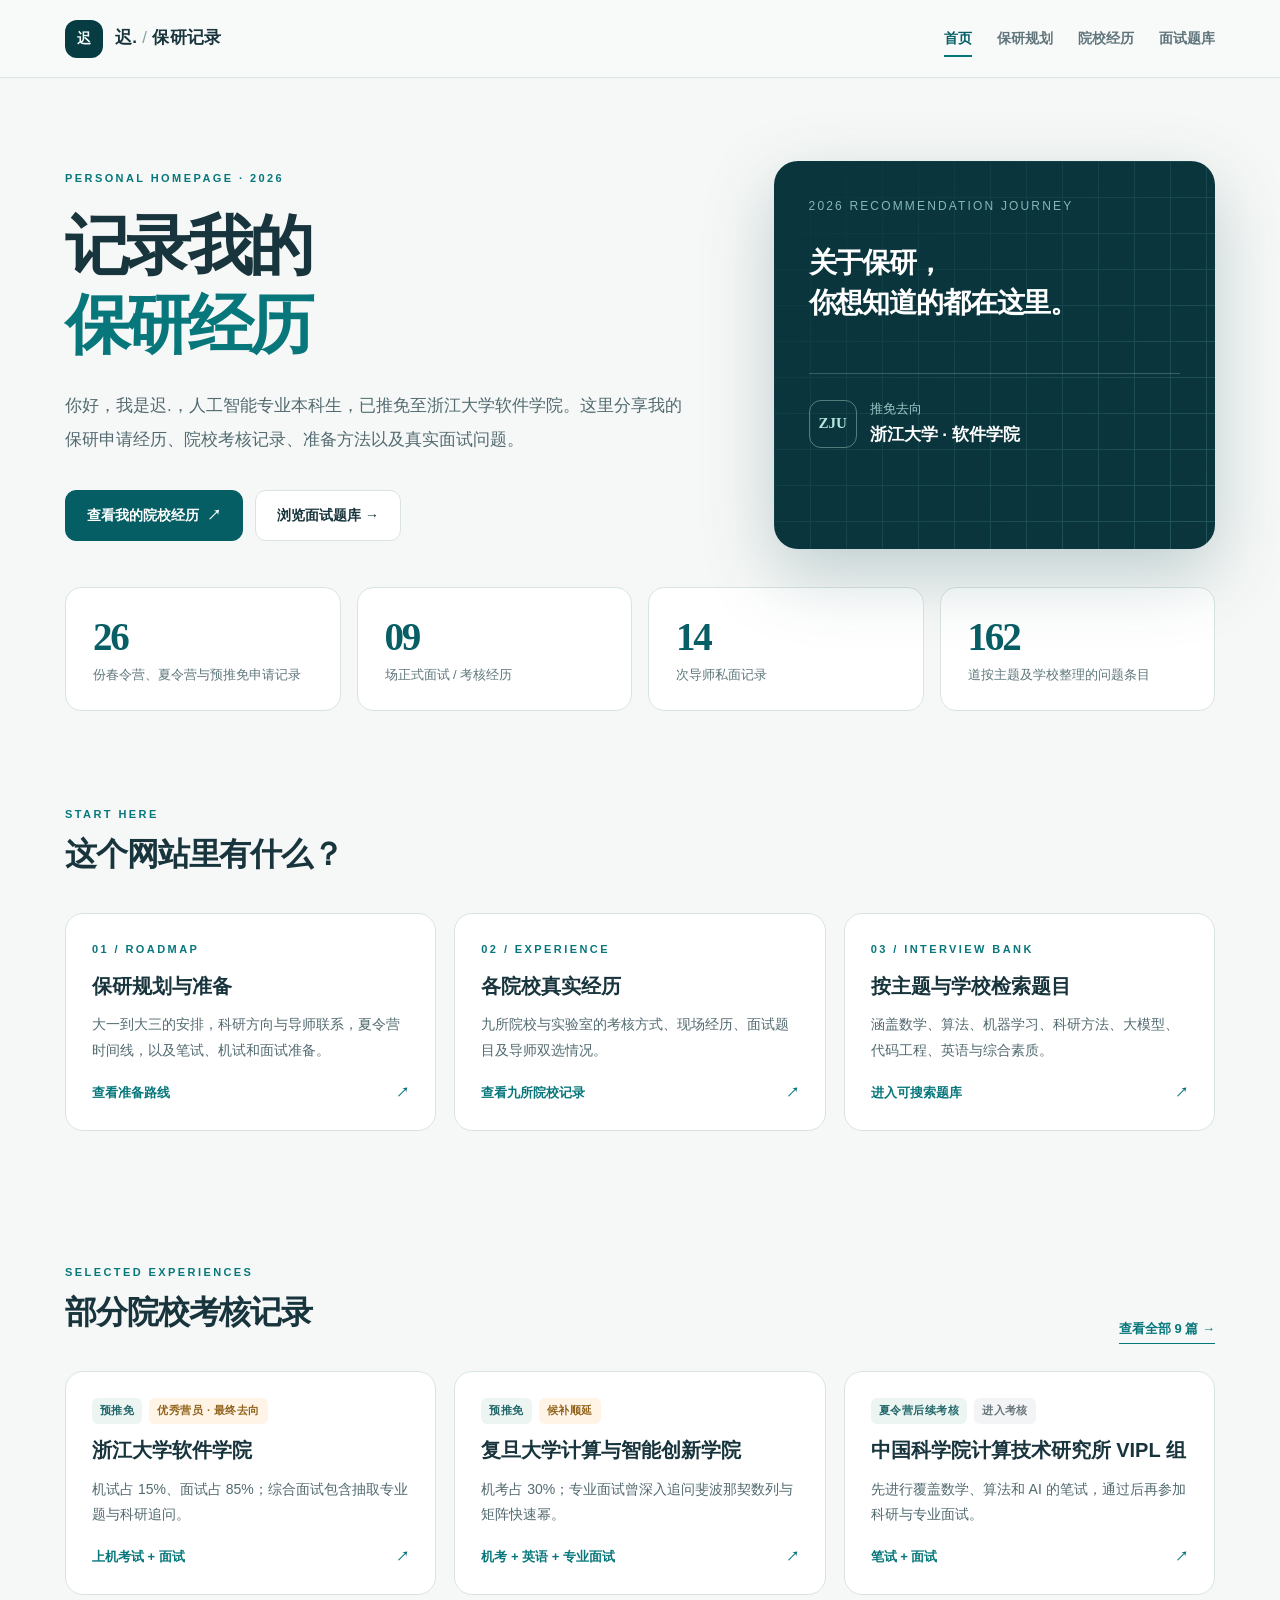
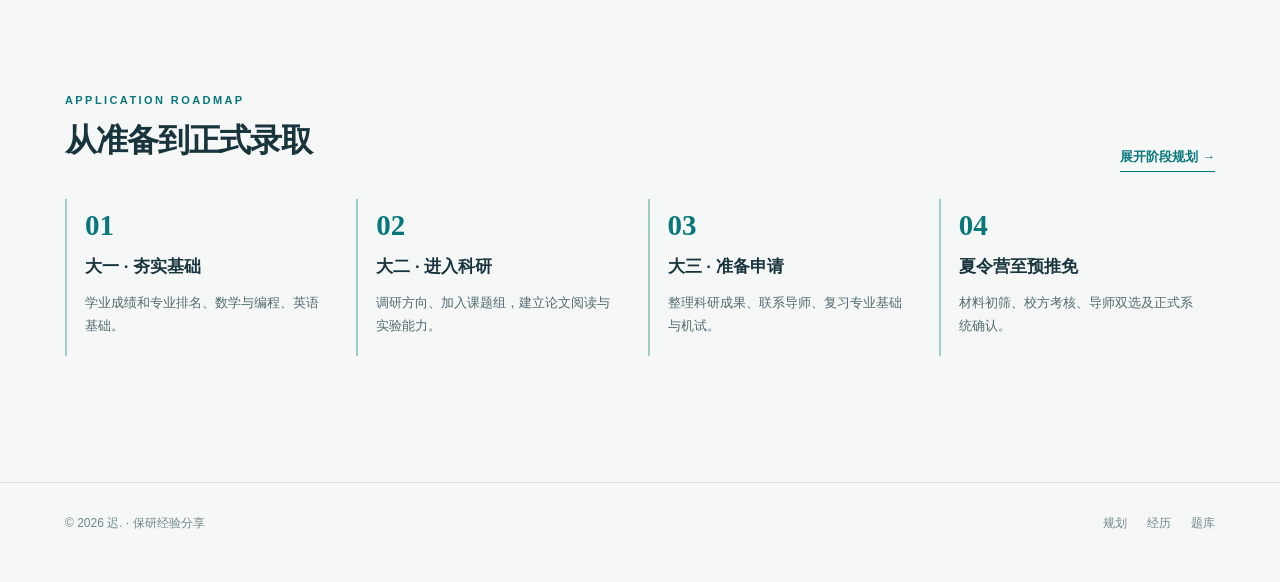
<file: index.html>
<!DOCTYPE html>
<html lang="zh-CN"><head><meta charset="utf-8"/><meta content="width=device-width,initial-scale=1" name="viewport"/><meta content="迟.的保研经历个人主页：安徽大学人工智能专业，推免至浙江大学软件学院；夏令营、预推免、面试题库、准备方法。" name="description"/><meta content="#f6f8f7" name="theme-color"/><title>保研经历与个人主页 · 迟.</title><link href="assets/favicon.svg" rel="icon" type="image/svg+xml"/><link href="assets/style.css" rel="stylesheet"/></head><body><header class="site-header"><div class="container nav"><a aria-label="迟.的保研经验主页" class="brand" href="index.html"><span class="brandmark">迟</span><span>迟. <span style="font-weight:400;color:#8ca1a2">/</span> 保研记录</span></a><button aria-controls="primary-menu" aria-expanded="false" aria-label="展开导航" class="mobile-toggle">☰</button><nav aria-label="主导航" class="nav-links" id="primary-menu"><a class="active" href="index.html">首页</a><a class="" href="guide.html">保研规划</a><a class="" href="experience.html">院校经历</a><a class="" href="questions.html">面试题库</a></nav></div></header><main id="main">
<section class="hero"><div class="container hero-layout"><div><div class="eyebrow">PERSONAL HOMEPAGE · 2026</div><h1>记录我的<br/><span>保研经历</span></h1><p class="hero-lead">你好，我是迟.，人工智能专业本科生，已推免至浙江大学软件学院。这里分享我的保研申请经历、院校考核记录、准备方法以及真实面试问题。</p><div class="hero-actions"><a class="button button-primary" href="experience.html">查看我的院校经历 <span>↗</span></a><a class="button button-secondary" href="questions.html">浏览面试题库 →</a></div></div><div class="hero-panel"><div class="hero-panel-content"><div class="small">2026 RECOMMENDATION JOURNEY</div><h2>关于保研，<br/>你想知道的都在这里。</h2><div class="school"><div class="symbol">ZJU</div><div><small>推免去向</small><strong>浙江大学 · 软件学院</strong></div></div></div></div></div><div class="container"><div class="stat-strip"><div class="stat-card"><div class="number">26</div><div class="name">份春令营、夏令营与预推免申请记录</div></div><div class="stat-card"><div class="number">09</div><div class="name">场正式面试 / 考核经历</div></div><div class="stat-card"><div class="number">14</div><div class="name">次导师私面记录</div></div><div class="stat-card"><div class="number">162</div><div class="name">道按主题及学校整理的问题条目</div></div></div></div></section>
<section class="section tight"><div class="container"><div class="section-head"><div><div class="eyebrow">START HERE</div><h2 class="section-title">这个网站里有什么？</h2></div></div><div class="grid-3"><a class="card" href="guide.html"><div class="eyebrow">01 / ROADMAP</div><h3>保研规划与准备</h3><p>大一到大三的安排，科研方向与导师联系，夏令营时间线，以及笔试、机试和面试准备。</p><div class="card-footer">查看准备路线 <span>↗</span></div></a><a class="card" href="experience.html"><div class="eyebrow">02 / EXPERIENCE</div><h3>各院校真实经历</h3><p>九所院校与实验室的考核方式、现场经历、面试题目及导师双选情况。</p><div class="card-footer">查看九所院校记录 <span>↗</span></div></a><a class="card" href="questions.html"><div class="eyebrow">03 / INTERVIEW BANK</div><h3>按主题与学校检索题目</h3><p>涵盖数学、算法、机器学习、科研方法、大模型、代码工程、英语与综合素质。</p><div class="card-footer">进入可搜索题库 <span>↗</span></div></a></div></div></section>
<section class="section"><div class="container"><div class="section-head"><div><div class="eyebrow">SELECTED EXPERIENCES</div><h2 class="section-title">部分院校考核记录</h2></div><a class="text-link" href="experience.html">查看全部 9 篇 →</a></div><div class="grid-3"><a aria-label="查看浙江大学软件学院详细经历" class="card" href="schools/zju.html"><div class="meta"><span class="label">预推免</span><span class="label gold">优秀营员 · 最终去向</span></div><h3>浙江大学软件学院</h3><p>机试占 15%、面试占 85%；综合面试包含抽取专业题与科研追问。</p><div class="card-footer"><span>上机考试 + 面试</span><span aria-hidden="true">↗</span></div></a><a aria-label="查看复旦大学计算与智能创新学院详细经历" class="card" href="schools/fudan.html"><div class="meta"><span class="label">预推免</span><span class="label gold">候补顺延</span></div><h3>复旦大学计算与智能创新学院</h3><p>机考占 30%；专业面试曾深入追问斐波那契数列与矩阵快速幂。</p><div class="card-footer"><span>机考 + 英语 + 专业面试</span><span aria-hidden="true">↗</span></div></a><a aria-label="查看中国科学院计算技术研究所 VIPL 组详细经历" class="card" href="schools/vipl.html"><div class="meta"><span class="label">夏令营后续考核</span><span class="label grey">进入考核</span></div><h3>中国科学院计算技术研究所 VIPL 组</h3><p>先进行覆盖数学、算法和 AI 的笔试，通过后再参加科研与专业面试。</p><div class="card-footer"><span>笔试 + 面试</span><span aria-hidden="true">↗</span></div></a></div></div></section>
<section class="section tight"><div class="container"><div class="section-head"><div><div class="eyebrow">APPLICATION ROADMAP</div><h2 class="section-title">从准备到正式录取</h2></div><a class="text-link" href="guide.html">展开阶段规划 →</a></div><div class="process"><div class="step"><b>01</b><h3>大一 · 夯实基础</h3><p>学业成绩和专业排名、数学与编程、英语基础。</p></div><div class="step"><b>02</b><h3>大二 · 进入科研</h3><p>调研方向、加入课题组，建立论文阅读与实验能力。</p></div><div class="step"><b>03</b><h3>大三 · 准备申请</h3><p>整理科研成果、联系导师、复习专业基础与机试。</p></div><div class="step"><b>04</b><h3>夏令营至预推免</h3><p>材料初筛、校方考核、导师双选及正式系统确认。</p></div></div></div></section>
</main><footer class="site-footer"><div class="container footer-inner"><div>© 2026 迟. · 保研经验分享</div><div class="footer-links"><a href="guide.html">规划</a><a href="experience.html">经历</a><a href="questions.html">题库</a></div></div></footer><script defer="" src="assets/data.js"></script><script defer="" src="assets/main.js"></script></body></html>
</file>
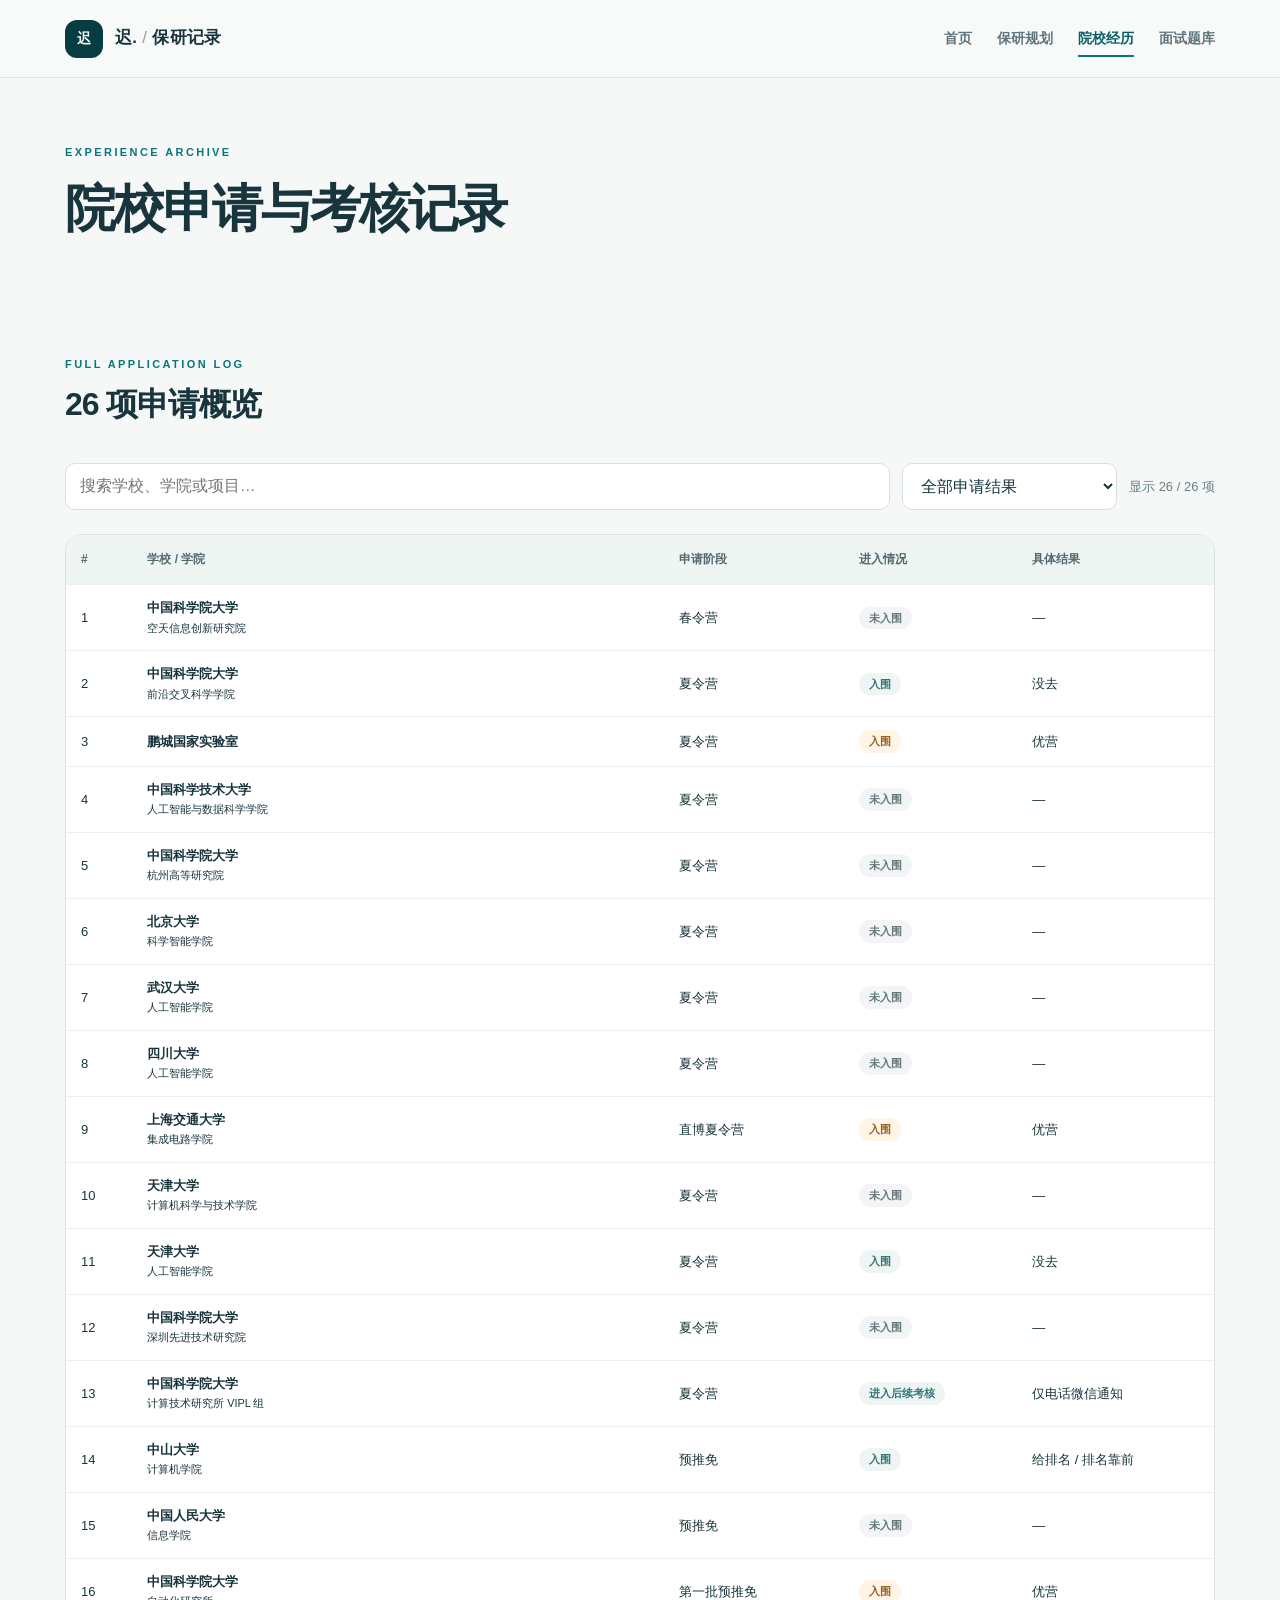
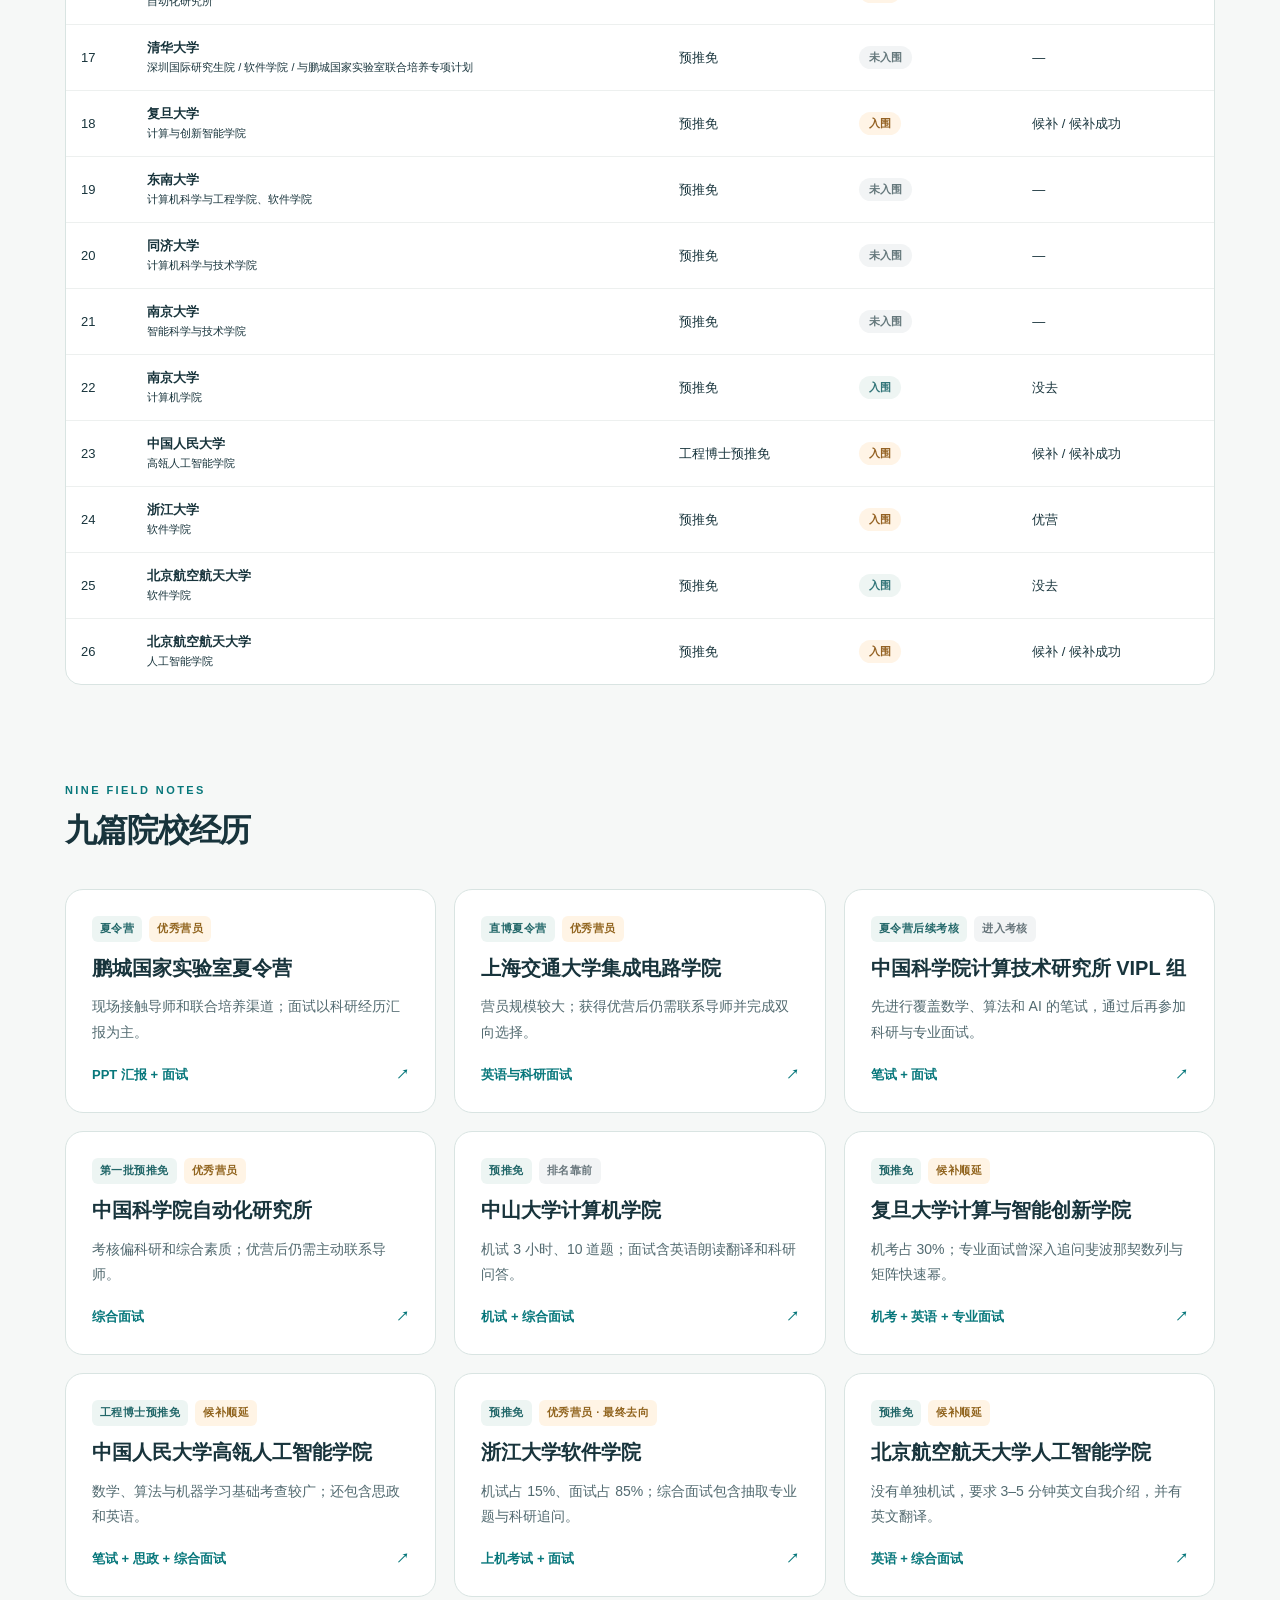
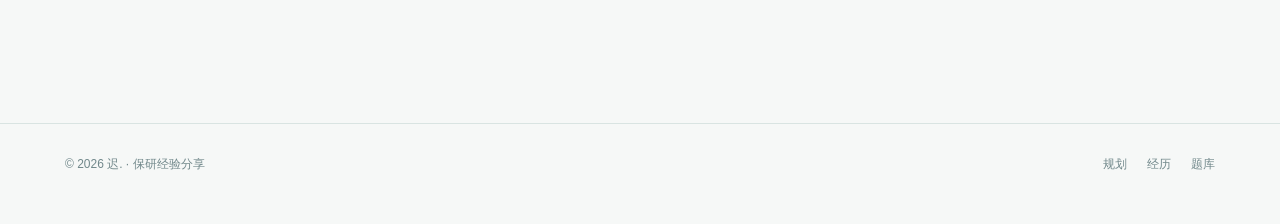
<file: experience.html>
<!DOCTYPE html>
<html lang="zh-CN"><head><meta charset="utf-8"/><meta content="width=device-width,initial-scale=1" name="viewport"/><meta content="26项申请记录与9篇详细的夏令营、预推免、机试及面试经历。" name="description"/><meta content="#f6f8f7" name="theme-color"/><title>院校申请与考核记录 · 迟.</title><link href="assets/favicon.svg" rel="icon" type="image/svg+xml"/><link href="assets/style.css" rel="stylesheet"/></head><body><header class="site-header"><div class="container nav"><a aria-label="迟.的保研经验主页" class="brand" href="index.html"><span class="brandmark">迟</span><span>迟. <span style="font-weight:400;color:#8ca1a2">/</span> 保研记录</span></a><button aria-controls="primary-menu" aria-expanded="false" aria-label="展开导航" class="mobile-toggle">☰</button><nav aria-label="主导航" class="nav-links" id="primary-menu"><a class="" href="index.html">首页</a><a class="" href="guide.html">保研规划</a><a class="active" href="experience.html">院校经历</a><a class="" href="questions.html">面试题库</a></nav></div></header><main id="main"><section class="page-hero"><div class="container"><div class="eyebrow">EXPERIENCE ARCHIVE</div><h1>院校申请与考核记录</h1></div></section><section class="section" id="all-applications"><div class="container"><div class="section-head"><div><div class="eyebrow">FULL APPLICATION LOG</div><h2 class="section-title">26 项申请概览</h2></div></div><div class="filter-bar"><label class="hidden" for="applicationSearch">搜索学校和学院</label><input autocomplete="off" class="field search" id="applicationSearch" placeholder="搜索学校、学院或项目…" type="search"/><label class="hidden" for="applicationFilter">筛选进入情况</label><select class="field" id="applicationFilter"><option value="">全部申请结果</option><option value="入围">已入围 / 进入考核</option><option value="未入围">未入围</option><option value="优营">获得优营</option><option value="候补">候补</option></select><span class="result-count" id="applicationCount"></span></div><div class="data-table-wrap"><table class="data-table"><thead><tr><th>#</th><th>学校 / 学院</th><th>申请阶段</th><th>进入情况</th><th>具体结果</th></tr></thead><tbody id="applicationBody"></tbody></table></div></div></section><section class="section tight"><div class="container"><div class="section-head"><div><div class="eyebrow">NINE FIELD NOTES</div><h2 class="section-title">九篇院校经历</h2></div></div><div class="grid-3"><a aria-label="查看鹏城国家实验室夏令营详细经历" class="card" href="schools/pcl.html"><div class="meta"><span class="label">夏令营</span><span class="label gold">优秀营员</span></div><h3>鹏城国家实验室夏令营</h3><p>现场接触导师和联合培养渠道；面试以科研经历汇报为主。</p><div class="card-footer"><span>PPT 汇报 + 面试</span><span aria-hidden="true">↗</span></div></a><a aria-label="查看上海交通大学集成电路学院详细经历" class="card" href="schools/sjtu.html"><div class="meta"><span class="label">直博夏令营</span><span class="label gold">优秀营员</span></div><h3>上海交通大学集成电路学院</h3><p>营员规模较大；获得优营后仍需联系导师并完成双向选择。</p><div class="card-footer"><span>英语与科研面试</span><span aria-hidden="true">↗</span></div></a><a aria-label="查看中国科学院计算技术研究所 VIPL 组详细经历" class="card" href="schools/vipl.html"><div class="meta"><span class="label">夏令营后续考核</span><span class="label grey">进入考核</span></div><h3>中国科学院计算技术研究所 VIPL 组</h3><p>先进行覆盖数学、算法和 AI 的笔试，通过后再参加科研与专业面试。</p><div class="card-footer"><span>笔试 + 面试</span><span aria-hidden="true">↗</span></div></a><a aria-label="查看中国科学院自动化研究所详细经历" class="card" href="schools/ia.html"><div class="meta"><span class="label">第一批预推免</span><span class="label gold">优秀营员</span></div><h3>中国科学院自动化研究所</h3><p>考核偏科研和综合素质；优营后仍需主动联系导师。</p><div class="card-footer"><span>综合面试</span><span aria-hidden="true">↗</span></div></a><a aria-label="查看中山大学计算机学院详细经历" class="card" href="schools/sysu.html"><div class="meta"><span class="label">预推免</span><span class="label grey">排名靠前</span></div><h3>中山大学计算机学院</h3><p>机试 3 小时、10 道题；面试含英语朗读翻译和科研问答。</p><div class="card-footer"><span>机试 + 综合面试</span><span aria-hidden="true">↗</span></div></a><a aria-label="查看复旦大学计算与智能创新学院详细经历" class="card" href="schools/fudan.html"><div class="meta"><span class="label">预推免</span><span class="label gold">候补顺延</span></div><h3>复旦大学计算与智能创新学院</h3><p>机考占 30%；专业面试曾深入追问斐波那契数列与矩阵快速幂。</p><div class="card-footer"><span>机考 + 英语 + 专业面试</span><span aria-hidden="true">↗</span></div></a><a aria-label="查看中国人民大学高瓴人工智能学院详细经历" class="card" href="schools/ruc.html"><div class="meta"><span class="label">工程博士预推免</span><span class="label gold">候补顺延</span></div><h3>中国人民大学高瓴人工智能学院</h3><p>数学、算法与机器学习基础考查较广；还包含思政和英语。</p><div class="card-footer"><span>笔试 + 思政 + 综合面试</span><span aria-hidden="true">↗</span></div></a><a aria-label="查看浙江大学软件学院详细经历" class="card" href="schools/zju.html"><div class="meta"><span class="label">预推免</span><span class="label gold">优秀营员 · 最终去向</span></div><h3>浙江大学软件学院</h3><p>机试占 15%、面试占 85%；综合面试包含抽取专业题与科研追问。</p><div class="card-footer"><span>上机考试 + 面试</span><span aria-hidden="true">↗</span></div></a><a aria-label="查看北京航空航天大学人工智能学院详细经历" class="card" href="schools/buaa.html"><div class="meta"><span class="label">预推免</span><span class="label gold">候补顺延</span></div><h3>北京航空航天大学人工智能学院</h3><p>没有单独机试，要求 3–5 分钟英文自我介绍，并有英文翻译。</p><div class="card-footer"><span>英语 + 综合面试</span><span aria-hidden="true">↗</span></div></a></div></div></section></main><footer class="site-footer"><div class="container footer-inner"><div>© 2026 迟. · 保研经验分享</div><div class="footer-links"><a href="guide.html">规划</a><a href="experience.html">经历</a><a href="questions.html">题库</a></div></div></footer><script defer="" src="assets/data.js"></script><script defer="" src="assets/main.js"></script></body></html>
</file>
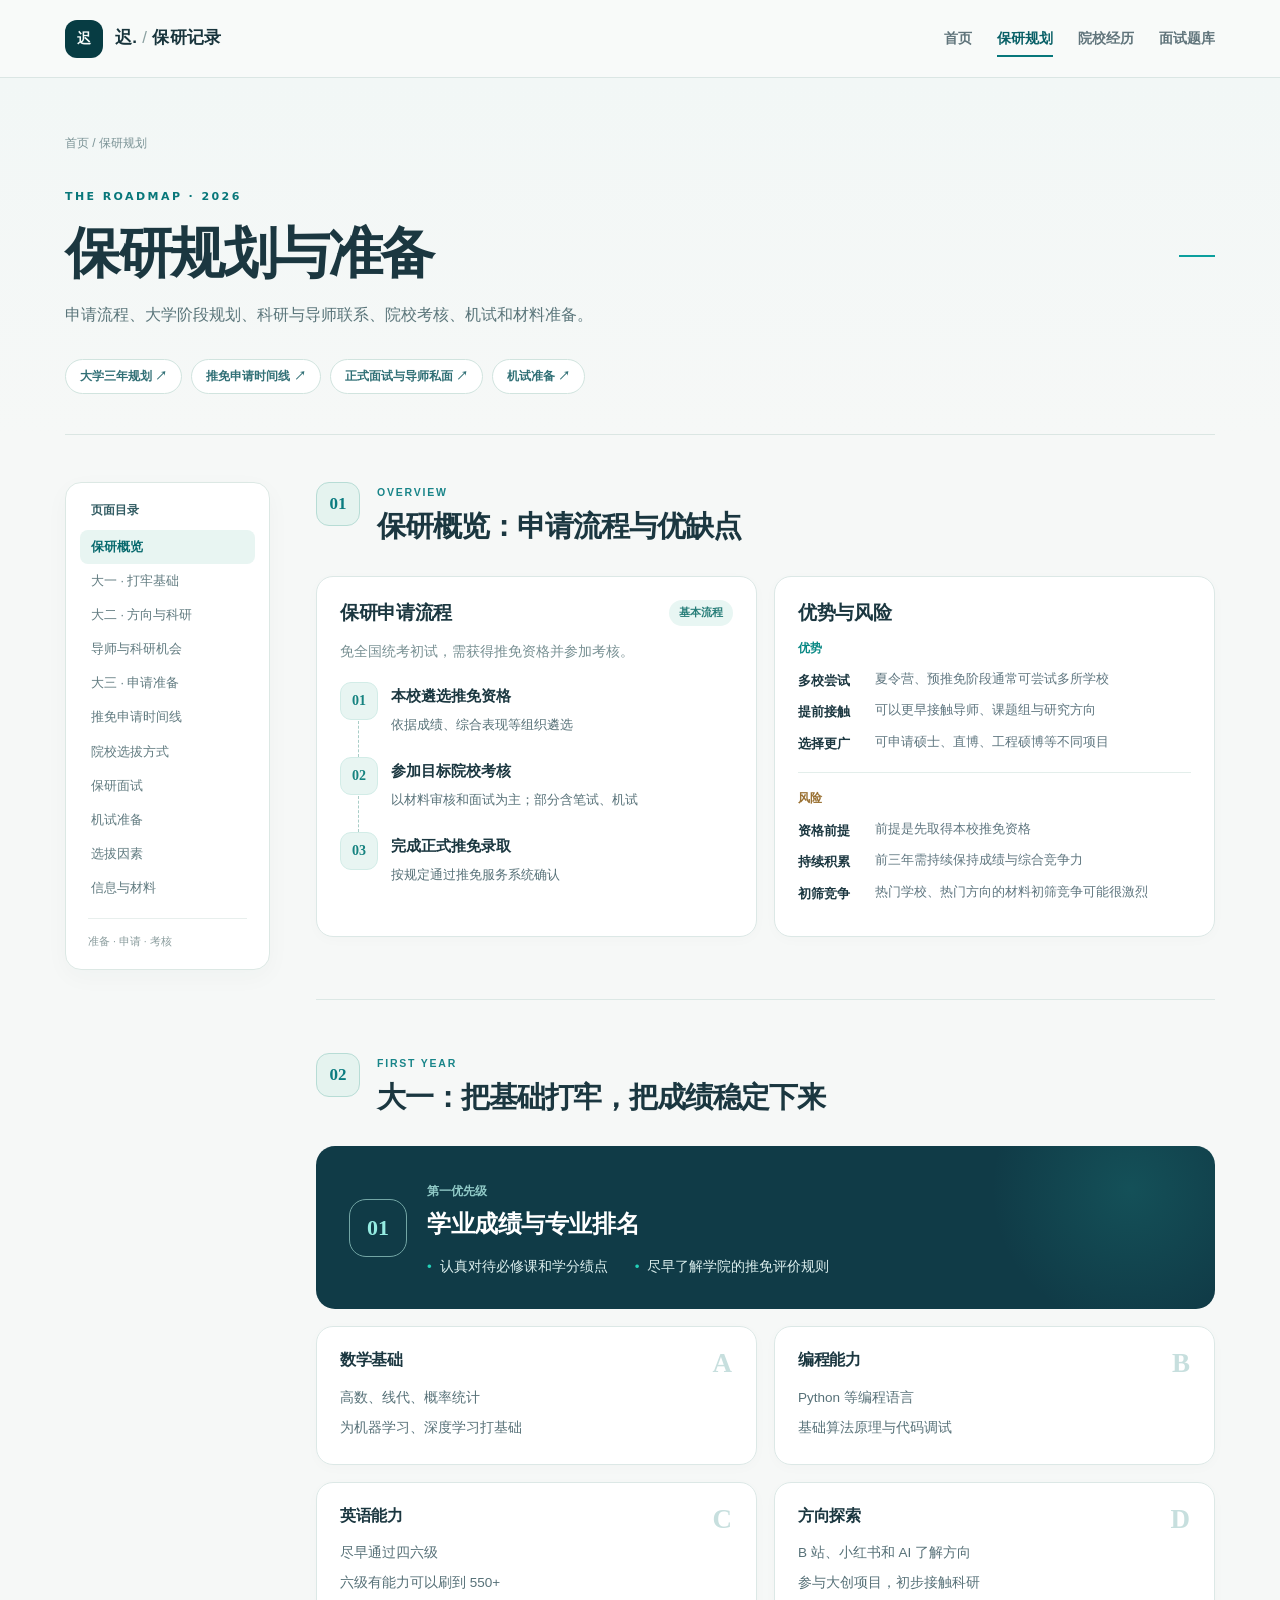
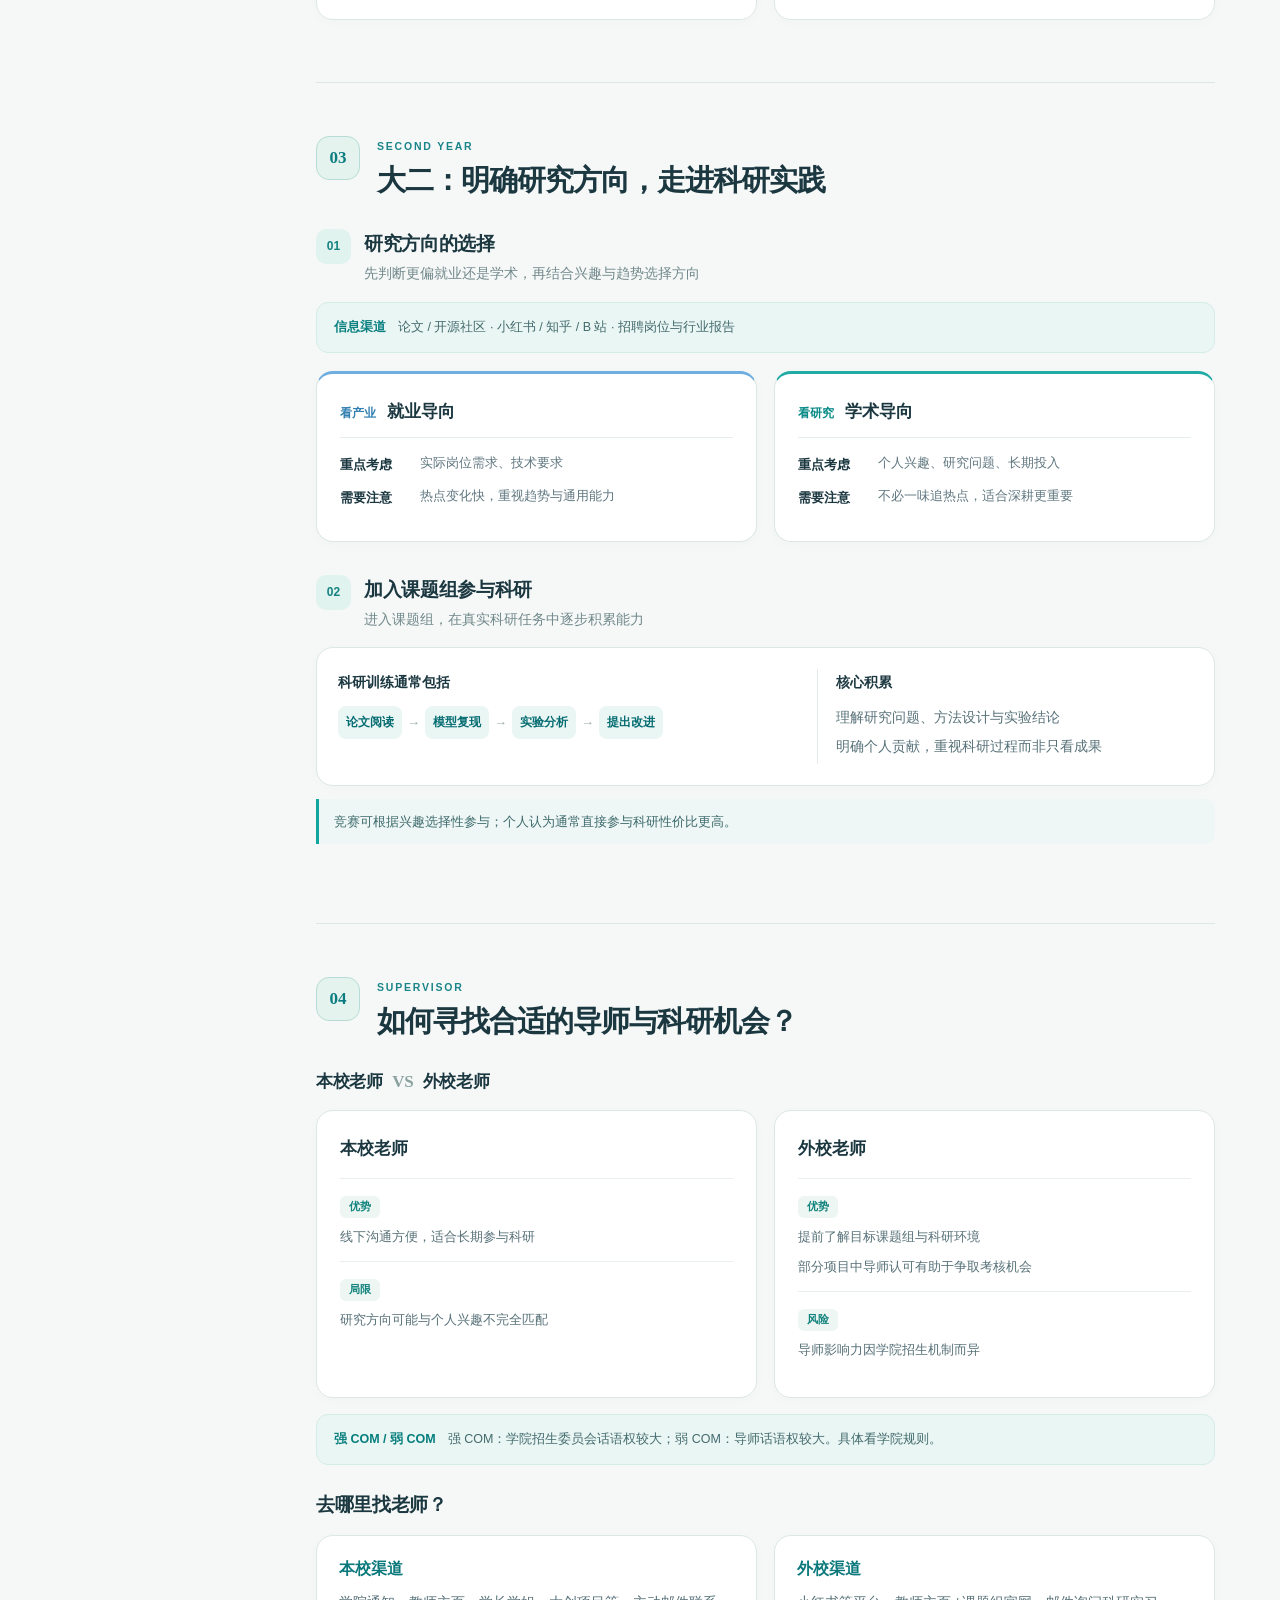
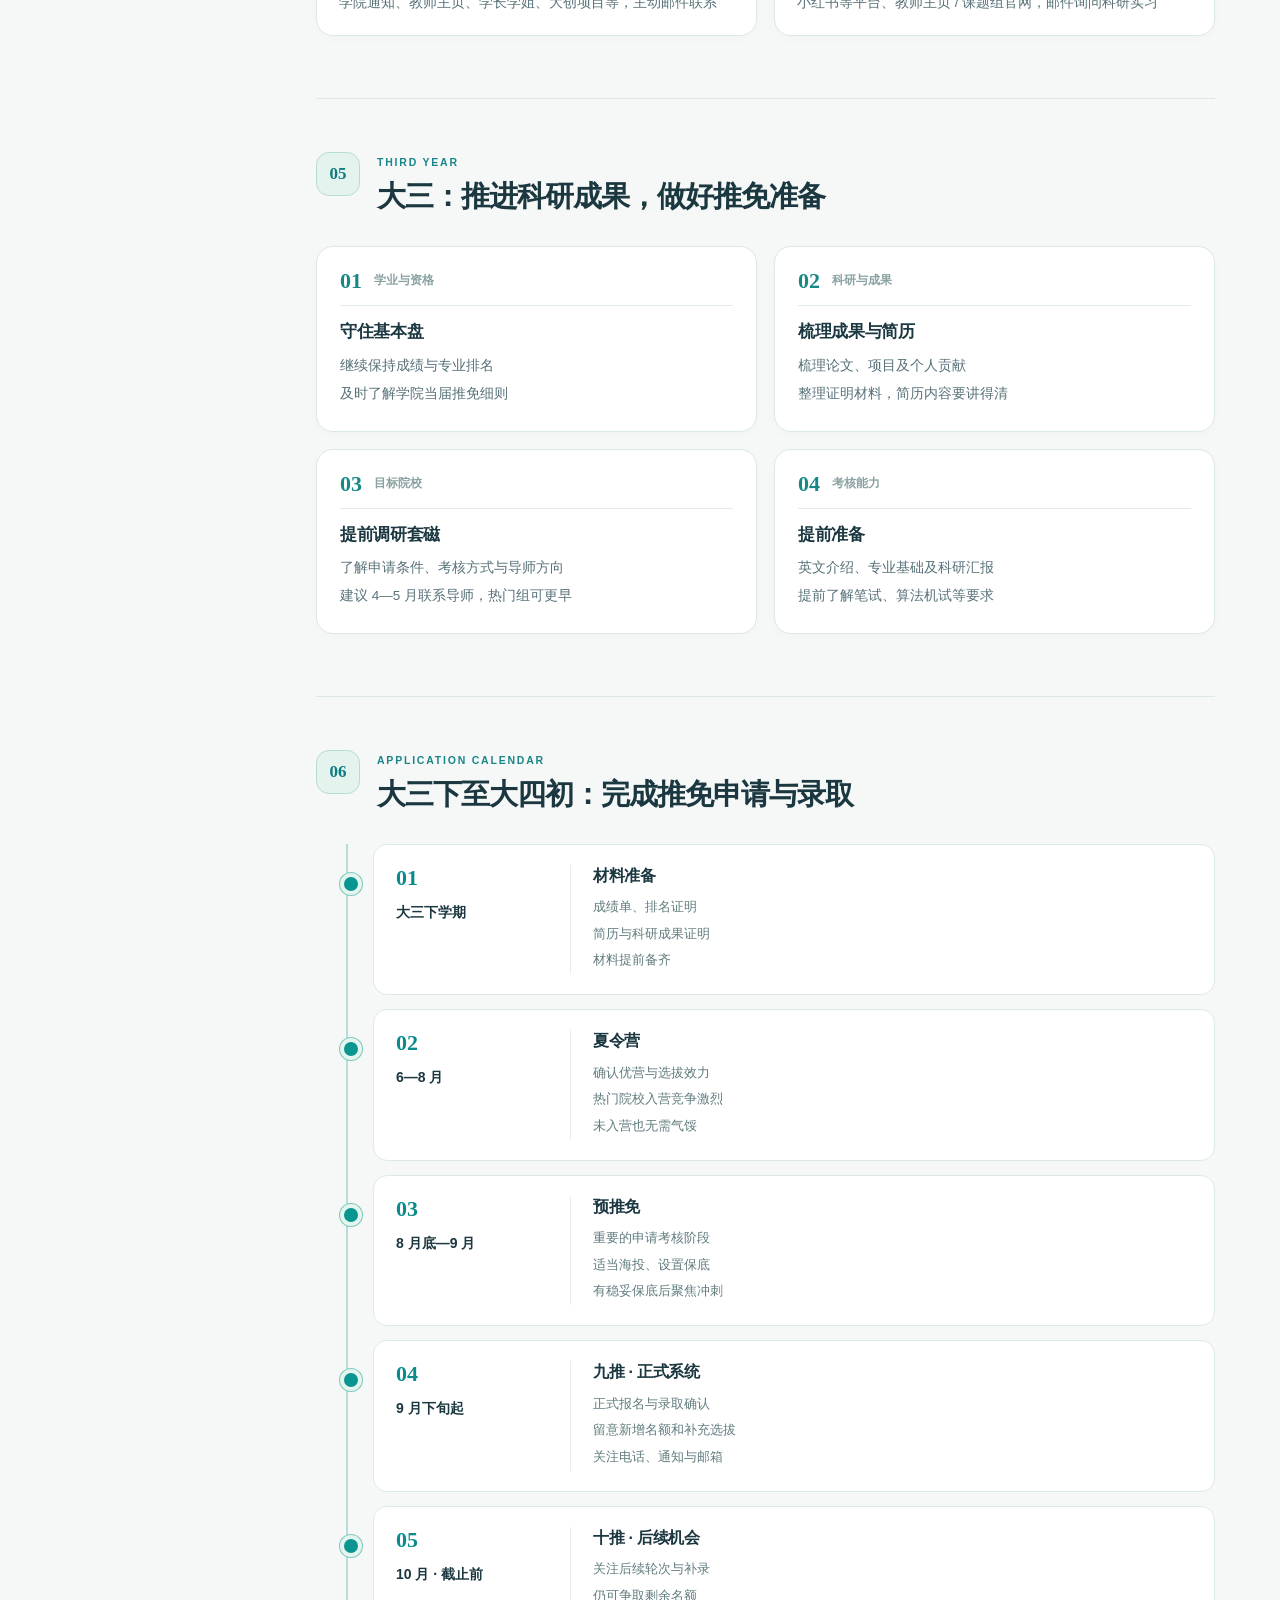
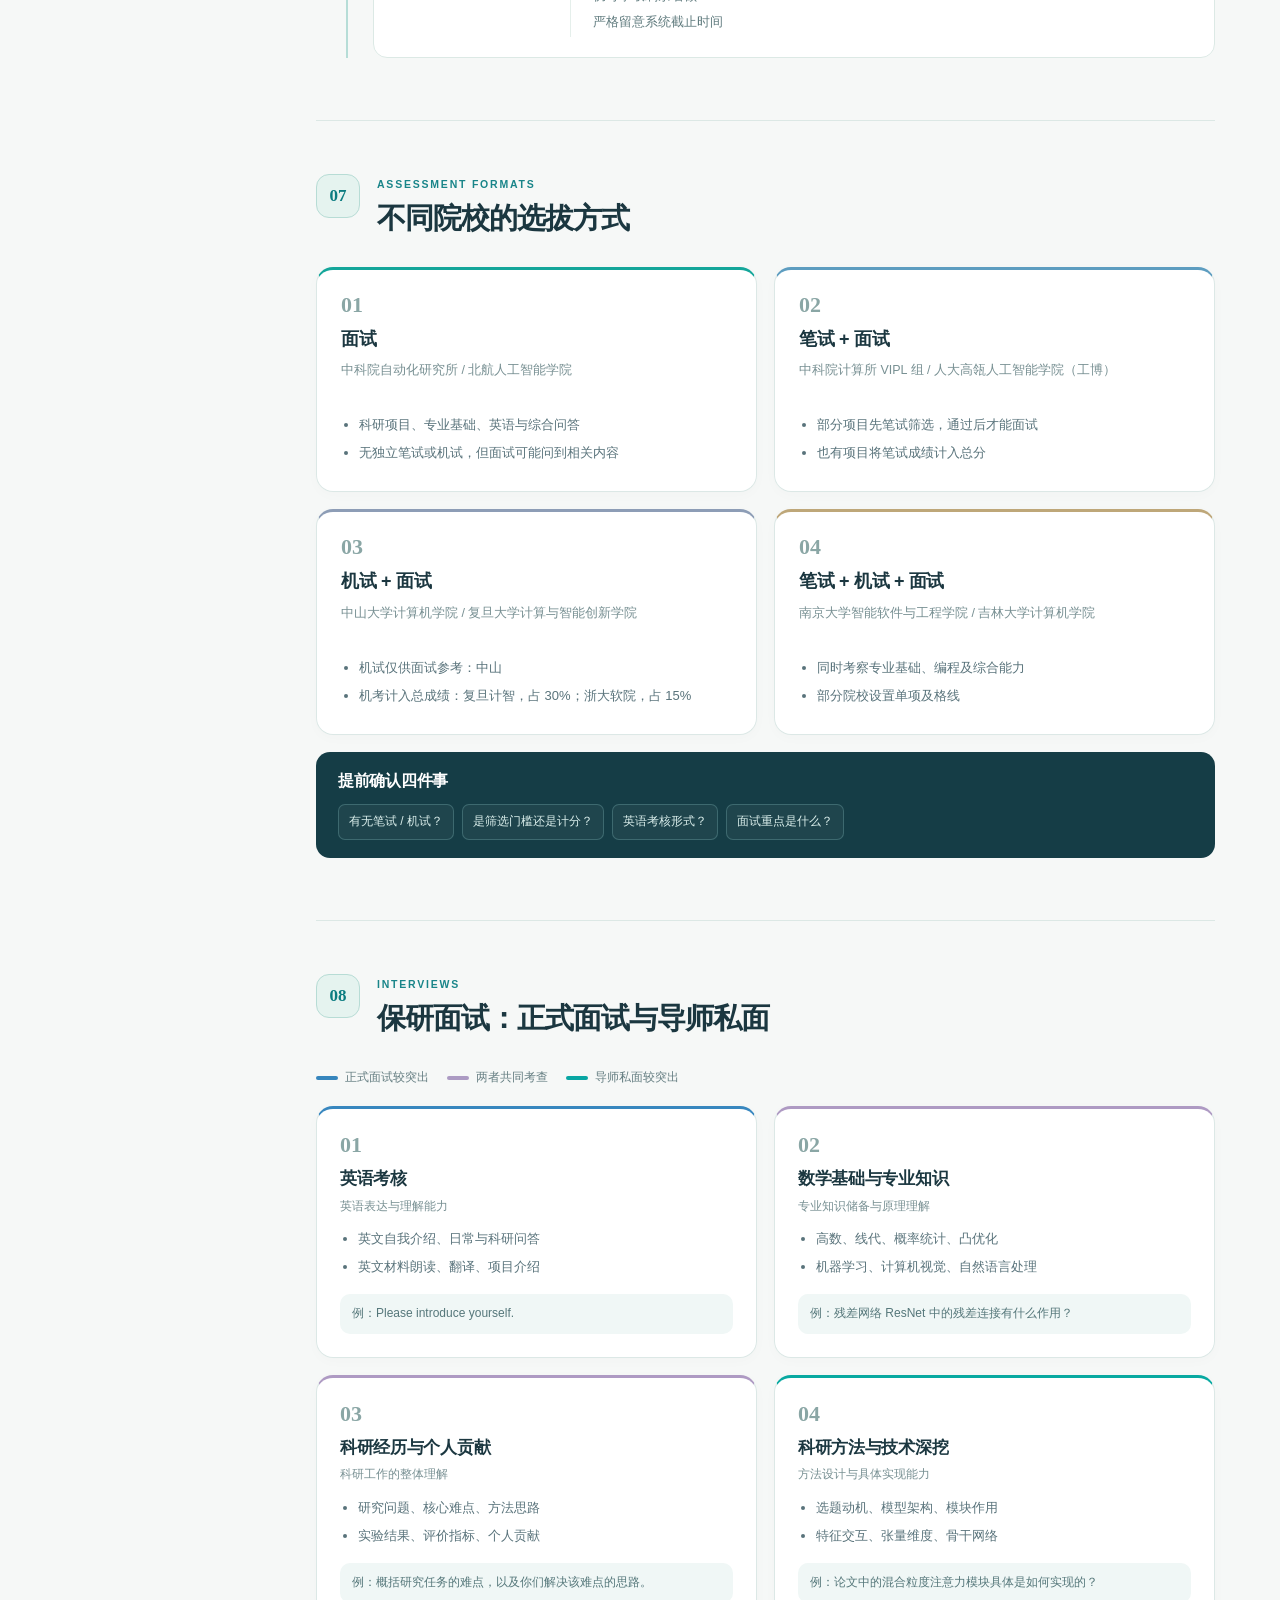
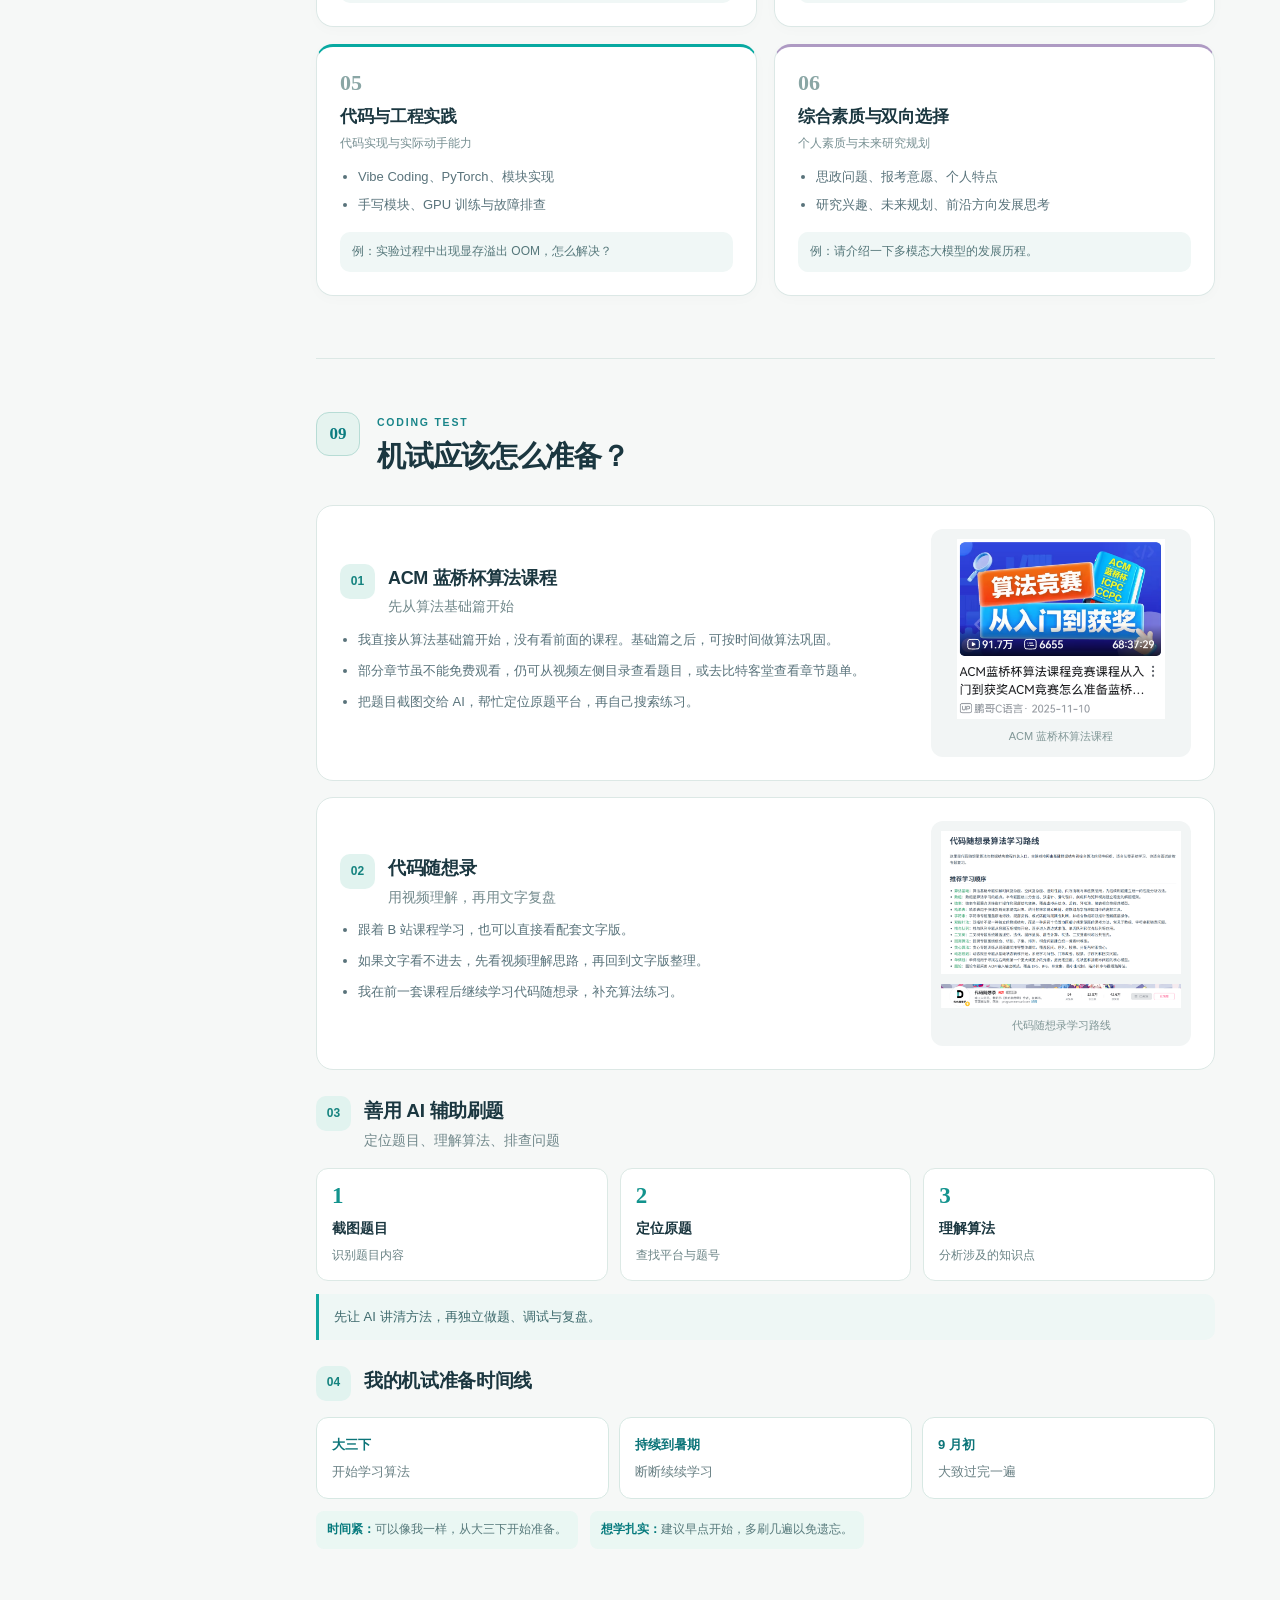
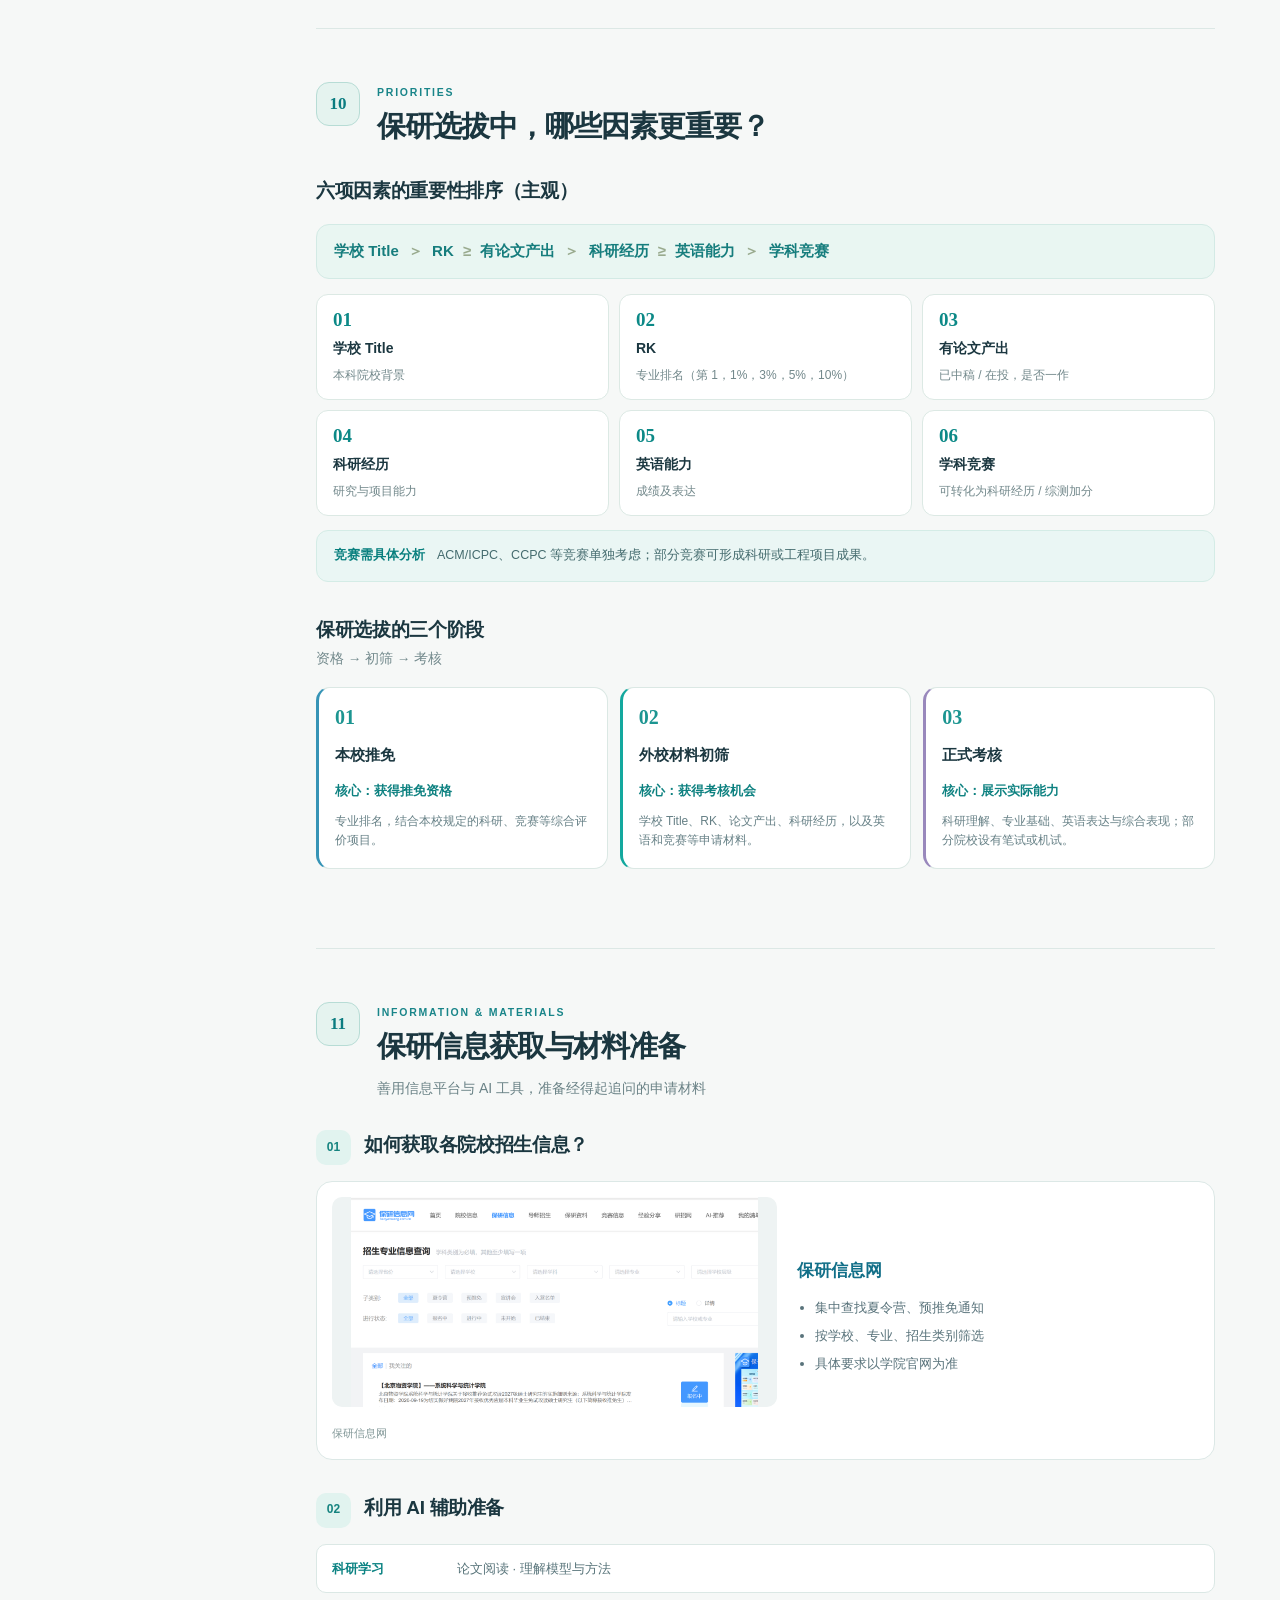
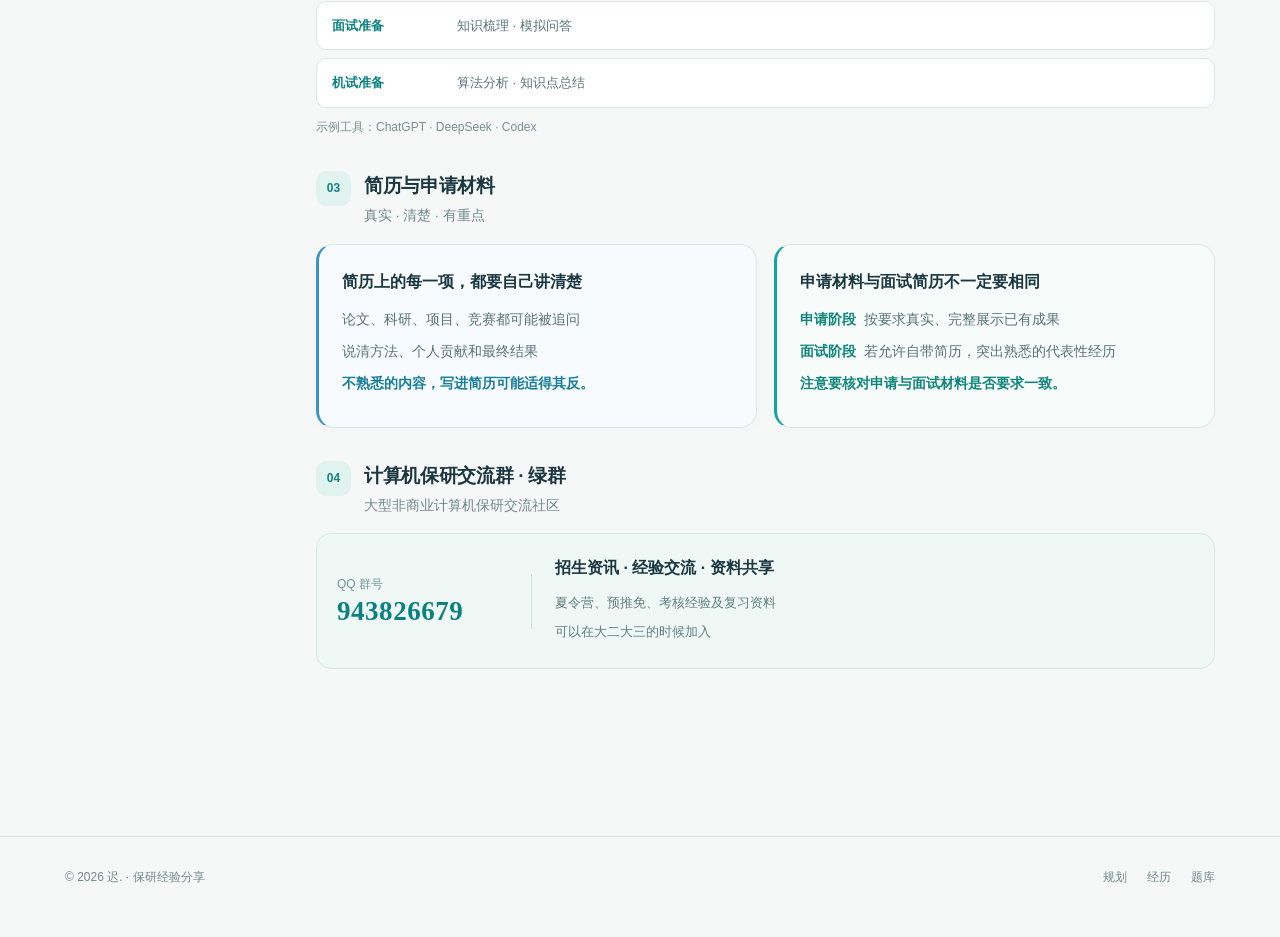
<file: guide.html>
<!doctype html><html lang="zh-CN"><head><meta charset="utf-8"/><meta name="viewport" content="width=device-width, initial-scale=1"/><meta name="description" content="保研流程、大学三年规划、科研与导师联系、面试机试以及材料准备。"/><meta name="theme-color" content="#f6f8f7"/><link rel="icon" href="assets/favicon.svg" type="image/svg+xml"/><link href="assets/style.css" rel="stylesheet"/><link href="assets/guide-web.css" rel="stylesheet"/><title>保研规划与准备 · 迟.</title></head><body><header class="site-header"><div class="container nav"><a aria-label="迟.的保研经验主页" class="brand" href="index.html"><span class="brandmark">迟</span><span>迟. <span style="font-weight:400;color:#8ca1a2">/</span> 保研记录</span></a><button aria-controls="primary-menu" aria-expanded="false" aria-label="展开导航" class="mobile-toggle">☰</button><nav aria-label="主导航" class="nav-links" id="primary-menu"><a class="" href="index.html">首页</a><a class="active" href="guide.html">保研规划</a><a class="" href="experience.html">院校经历</a><a class="" href="questions.html">面试题库</a></nav></div></header><main class="guide-main" id="main">
  <div class="container guide-banner">
    <div class="guide-breadcrumb"><a href="index.html">首页</a><span> / </span> 保研规划</div>
    <div class="guide-heading"><div><span class="guide-overline">THE ROADMAP · 2026</span><h1>保研规划与准备</h1><p>申请流程、大学阶段规划、科研与导师联系、院校考核、机试和材料准备。</p></div><div class="guide-heading-mark" aria-hidden="true"><i></i></div></div>
    <div class="guide-quicklinks"><a href="#year1">大学三年规划 ↗</a><a href="#calendar">推免申请时间线 ↗</a><a href="#interviews">正式面试与导师私面 ↗</a><a href="#algorithm">机试准备 ↗</a></div>
  </div>
  <div class="container guide-layout">
    <aside class="guide-side" aria-label="本页目录"><div class="guide-side-head">页面目录</div>
      <a href="#overview">保研概览</a><a href="#year1">大一 · 打牢基础</a><a href="#year2">大二 · 方向与科研</a><a href="#supervisor">导师与科研机会</a><a href="#year3">大三 · 申请准备</a><a href="#calendar">推免申请时间线</a><a href="#selection">院校选拔方式</a><a href="#interviews">保研面试</a><a href="#algorithm">机试准备</a><a href="#ranking">选拔因素</a><a href="#materials">信息与材料</a>
      <div class="guide-side-bottom">准备 · 申请 · 考核</div>
    </aside>
    <article class="guide-article">
      <section class="g-section" id="overview">
        <div class="g-section-heading"><div class="g-section-nr">01</div><div><div class="g-section-kicker">OVERVIEW</div><h2>保研概览：申请流程与优缺点</h2></div></div>
        <div class="g-two">
          <div class="g-panel"><div class="g-panel-title"><h3>保研申请流程</h3><span class="g-pill">基本流程</span></div><p class="g-muted">免全国统考初试，需获得推免资格并参加考核。</p>
            <ol class="g-process-list"><li><span class="g-count">01</span><div><strong>本校遴选推免资格</strong><p>依据成绩、综合表现等组织遴选</p></div></li><li><span class="g-count">02</span><div><strong>参加目标院校考核</strong><p>以材料审核和面试为主；部分含笔试、机试</p></div></li><li><span class="g-count">03</span><div><strong>完成正式推免录取</strong><p>按规定通过推免服务系统确认</p></div></li></ol>
          </div>
          <div class="g-panel"><div class="g-panel-title"><h3>优势与风险</h3></div><div class="g-contrast"><h4 class="g-positive">优势</h4><dl><div><dt>多校尝试</dt><dd>夏令营、预推免阶段通常可尝试多所学校</dd></div><div><dt>提前接触</dt><dd>可以更早接触导师、课题组与研究方向</dd></div><div><dt>选择更广</dt><dd>可申请硕士、直博、工程硕博等不同项目</dd></div></dl></div><div class="g-contrast g-risk"><h4>风险</h4><dl><div><dt>资格前提</dt><dd>前提是先取得本校推免资格</dd></div><div><dt>持续积累</dt><dd>前三年需持续保持成绩与综合竞争力</dd></div><div><dt>初筛竞争</dt><dd>热门学校、热门方向的材料初筛竞争可能很激烈</dd></div></dl></div></div>
        </div>
      </section>
      <section class="g-section" id="year1"><div class="g-section-heading"><div class="g-section-nr">02</div><div><div class="g-section-kicker">FIRST YEAR</div><h2>大一：把基础打牢，把成绩稳定下来</h2></div></div>
        <div class="g-priority"><div class="g-priority-icon">01</div><div><span>第一优先级</span><h3>学业成绩与专业排名</h3><div class="g-priority-items"><p>认真对待必修课和学分绩点</p><p>尽早了解学院的推免评价规则</p></div></div></div>
        <div class="g-grid-2 g-basic-grid"><div class="g-mini"><span class="g-mini-letter">A</span><h3>数学基础</h3><p>高数、线代、概率统计</p><p>为机器学习、深度学习打基础</p></div><div class="g-mini"><span class="g-mini-letter">B</span><h3>编程能力</h3><p>Python 等编程语言</p><p>基础算法原理与代码调试</p></div><div class="g-mini"><span class="g-mini-letter">C</span><h3>英语能力</h3><p>尽早通过四六级</p><p>六级有能力可以刷到 550+</p></div><div class="g-mini"><span class="g-mini-letter">D</span><h3>方向探索</h3><p>B 站、小红书和 AI 了解方向</p><p>参与大创项目，初步接触科研</p></div></div>
      </section>
      <section class="g-section" id="year2"><div class="g-section-heading"><div class="g-section-nr">03</div><div><div class="g-section-kicker">SECOND YEAR</div><h2>大二：明确研究方向，走进科研实践</h2></div></div>
        <div class="g-subsection"><div class="g-subheader"><span class="g-subnr">01</span><div><h3>研究方向的选择</h3><p>先判断更偏就业还是学术，再结合兴趣与趋势选择方向</p></div></div><div class="g-slim-note"><b>信息渠道</b><span>论文 / 开源社区 · 小红书 / 知乎 / B 站 · 招聘岗位与行业报告</span></div>
         <div class="g-grid-2"><div class="g-panel g-choice g-choice-blue"><div class="g-choice-top"><span>看产业</span><h4>就业导向</h4></div><dl><div><dt>重点考虑</dt><dd>实际岗位需求、技术要求</dd></div><div><dt>需要注意</dt><dd>热点变化快，重视趋势与通用能力</dd></div></dl></div><div class="g-panel g-choice g-choice-teal"><div class="g-choice-top"><span>看研究</span><h4>学术导向</h4></div><dl><div><dt>重点考虑</dt><dd>个人兴趣、研究问题、长期投入</dd></div><div><dt>需要注意</dt><dd>不必一味追热点，适合深耕更重要</dd></div></dl></div></div></div>
        <div class="g-subsection g-subsection-gap"><div class="g-subheader"><span class="g-subnr">02</span><div><h3>加入课题组参与科研</h3><p>进入课题组，在真实科研任务中逐步积累能力</p></div></div>
          <div class="g-panel g-research"><div><h4>科研训练通常包括</h4><div class="g-flow"><span>论文阅读</span><i>→</i><span>模型复现</span><i>→</i><span>实验分析</span><i>→</i><span>提出改进</span></div></div><div class="g-research-right"><h4>核心积累</h4><p>理解研究问题、方法设计与实验结论</p><p>明确个人贡献，重视科研过程而非只看成果</p></div></div>
          <div class="g-soft-note">竞赛可根据兴趣选择性参与；个人认为通常直接参与科研性价比更高。</div>
        </div>
      </section>
      <section class="g-section" id="supervisor"><div class="g-section-heading"><div class="g-section-nr">04</div><div><div class="g-section-kicker">SUPERVISOR</div><h2>如何寻找合适的导师与科研机会？</h2></div></div>
        <div class="g-labelrow"><h3>本校老师 <span>VS</span> 外校老师</h3></div><div class="g-grid-2"><div class="g-panel g-mentor"><h4>本校老师</h4><div class="g-line"><span>优势</span><p>线下沟通方便，适合长期参与科研</p></div><div class="g-line"><span>局限</span><p>研究方向可能与个人兴趣不完全匹配</p></div></div><div class="g-panel g-mentor"><h4>外校老师</h4><div class="g-line"><span>优势</span><p>提前了解目标课题组与科研环境</p><p>部分项目中导师认可有助于争取考核机会</p></div><div class="g-line"><span>风险</span><p>导师影响力因学院招生机制而异</p></div></div></div>
        <div class="g-slim-note g-com"><b>强 COM / 弱 COM</b><span>强 COM：学院招生委员会话语权较大；弱 COM：导师话语权较大。具体看学院规则。</span></div>
        <div class="g-subheader g-channels"><div><h3>去哪里找老师？</h3></div></div><div class="g-grid-2"><div class="g-mini g-channel"><h4>本校渠道</h4><p>学院通知、教师主页、学长学姐、大创项目等，主动邮件联系</p></div><div class="g-mini g-channel"><h4>外校渠道</h4><p>小红书等平台、教师主页 / 课题组官网，邮件询问科研实习</p></div></div>
      </section>
      <section class="g-section" id="year3"><div class="g-section-heading"><div class="g-section-nr">05</div><div><div class="g-section-kicker">THIRD YEAR</div><h2>大三：推进科研成果，做好推免准备</h2></div></div>
        <div class="g-grid-2 g-year3"><div class="g-mini g-plan"><div class="g-plan-no">01 <span>学业与资格</span></div><h3>守住基本盘</h3><p>继续保持成绩与专业排名</p><p>及时了解学院当届推免细则</p></div><div class="g-mini g-plan"><div class="g-plan-no">02 <span>科研与成果</span></div><h3>梳理成果与简历</h3><p>梳理论文、项目及个人贡献</p><p>整理证明材料，简历内容要讲得清</p></div><div class="g-mini g-plan"><div class="g-plan-no">03 <span>目标院校</span></div><h3>提前调研套磁</h3><p>了解申请条件、考核方式与导师方向</p><p>建议 4—5 月联系导师，热门组可更早</p></div><div class="g-mini g-plan"><div class="g-plan-no">04 <span>考核能力</span></div><h3>提前准备</h3><p>英文介绍、专业基础及科研汇报</p><p>提前了解笔试、算法机试等要求</p></div></div>
      </section>
      <section class="g-section" id="calendar"><div class="g-section-heading"><div class="g-section-nr">06</div><div><div class="g-section-kicker">APPLICATION CALENDAR</div><h2>大三下至大四初：完成推免申请与录取</h2></div></div>
        <div class="g-calendar"><div class="g-time"><div class="g-time-date"><span>01</span><strong>大三下学期</strong></div><div class="g-time-body"><h3>材料准备</h3><p>成绩单、排名证明</p><p>简历与科研成果证明</p><p>材料提前备齐</p></div></div><div class="g-time"><div class="g-time-date"><span>02</span><strong>6—8 月</strong></div><div class="g-time-body"><h3>夏令营</h3><p>确认优营与选拔效力</p><p>热门院校入营竞争激烈</p><p>未入营也无需气馁</p></div></div><div class="g-time"><div class="g-time-date"><span>03</span><strong>8 月底—9 月</strong></div><div class="g-time-body"><h3>预推免</h3><p>重要的申请考核阶段</p><p>适当海投、设置保底</p><p>有稳妥保底后聚焦冲刺</p></div></div><div class="g-time"><div class="g-time-date"><span>04</span><strong>9 月下旬起</strong></div><div class="g-time-body"><h3>九推 · 正式系统</h3><p>正式报名与录取确认</p><p>留意新增名额和补充选拔</p><p>关注电话、通知与邮箱</p></div></div><div class="g-time"><div class="g-time-date"><span>05</span><strong>10 月 · 截止前</strong></div><div class="g-time-body"><h3>十推 · 后续机会</h3><p>关注后续轮次与补录</p><p>仍可争取剩余名额</p><p>严格留意系统截止时间</p></div></div></div>
      </section>
      <section class="g-section" id="selection"><div class="g-section-heading"><div class="g-section-nr">07</div><div><div class="g-section-kicker">ASSESSMENT FORMATS</div><h2>不同院校的选拔方式</h2></div></div>
        <div class="g-grid-2 g-formats"><div class="g-panel g-format"><span class="g-format-id">01</span><h3>面试</h3><p class="g-subdued">中科院自动化研究所 / 北航人工智能学院</p><ul><li>科研项目、专业基础、英语与综合问答</li><li>无独立笔试或机试，但面试可能问到相关内容</li></ul></div><div class="g-panel g-format"><span class="g-format-id">02</span><h3>笔试 + 面试</h3><p class="g-subdued">中科院计算所 VIPL 组 / 人大高瓴人工智能学院（工博）</p><ul><li>部分项目先笔试筛选，通过后才能面试</li><li>也有项目将笔试成绩计入总分</li></ul></div><div class="g-panel g-format"><span class="g-format-id">03</span><h3>机试 + 面试</h3><p class="g-subdued">中山大学计算机学院 / 复旦大学计算与智能创新学院</p><ul><li>机试仅供面试参考：中山</li><li>机考计入总成绩：复旦计智，占 30%；浙大软院，占 15%</li></ul></div><div class="g-panel g-format"><span class="g-format-id">04</span><h3>笔试 + 机试 + 面试</h3><p class="g-subdued">南京大学智能软件与工程学院 / 吉林大学计算机学院</p><ul><li>同时考察专业基础、编程及综合能力</li><li>部分院校设置单项及格线</li></ul></div></div>
        <div class="g-question-note"><h3>提前确认四件事</h3><ul><li>有无笔试 / 机试？</li><li>是筛选门槛还是计分？</li><li>英语考核形式？</li><li>面试重点是什么？</li></ul></div>
      </section>
      <section class="g-section" id="interviews"><div class="g-section-heading"><div class="g-section-nr">08</div><div><div class="g-section-kicker">INTERVIEWS</div><h2>保研面试：正式面试与导师私面</h2></div></div>
        <div class="g-interview-legend"><span><i class="g-color-a"></i>正式面试较突出</span><span><i class="g-color-b"></i>两者共同考查</span><span><i class="g-color-c"></i>导师私面较突出</span></div>
        <div class="g-grid-2 g-interviews">
          <div class="g-panel g-interview g-border-a"><span class="g-format-id">01</span><h3>英语考核</h3><p class="g-subdued">英语表达与理解能力</p><ul><li>英文自我介绍、日常与科研问答</li><li>英文材料朗读、翻译、项目介绍</li></ul><blockquote>例：Please introduce yourself.</blockquote></div>
          <div class="g-panel g-interview g-border-b"><span class="g-format-id">02</span><h3>数学基础与专业知识</h3><p class="g-subdued">专业知识储备与原理理解</p><ul><li>高数、线代、概率统计、凸优化</li><li>机器学习、计算机视觉、自然语言处理</li></ul><blockquote>例：残差网络 ResNet 中的残差连接有什么作用？</blockquote></div>
          <div class="g-panel g-interview g-border-b"><span class="g-format-id">03</span><h3>科研经历与个人贡献</h3><p class="g-subdued">科研工作的整体理解</p><ul><li>研究问题、核心难点、方法思路</li><li>实验结果、评价指标、个人贡献</li></ul><blockquote>例：概括研究任务的难点，以及你们解决该难点的思路。</blockquote></div>
          <div class="g-panel g-interview g-border-c"><span class="g-format-id">04</span><h3>科研方法与技术深挖</h3><p class="g-subdued">方法设计与具体实现能力</p><ul><li>选题动机、模型架构、模块作用</li><li>特征交互、张量维度、骨干网络</li></ul><blockquote>例：论文中的混合粒度注意力模块具体是如何实现的？</blockquote></div>
          <div class="g-panel g-interview g-border-c"><span class="g-format-id">05</span><h3>代码与工程实践</h3><p class="g-subdued">代码实现与实际动手能力</p><ul><li>Vibe Coding、PyTorch、模块实现</li><li>手写模块、GPU 训练与故障排查</li></ul><blockquote>例：实验过程中出现显存溢出 OOM，怎么解决？</blockquote></div>
          <div class="g-panel g-interview g-border-b"><span class="g-format-id">06</span><h3>综合素质与双向选择</h3><p class="g-subdued">个人素质与未来研究规划</p><ul><li>思政问题、报考意愿、个人特点</li><li>研究兴趣、未来规划、前沿方向发展思考</li></ul><blockquote>例：请介绍一下多模态大模型的发展历程。</blockquote></div>
        </div>
      </section>
      <section class="g-section" id="algorithm"><div class="g-section-heading"><div class="g-section-nr">09</div><div><div class="g-section-kicker">CODING TEST</div><h2>机试应该怎么准备？</h2></div></div>
        <div class="g-course"><div class="g-course-text"><div class="g-subheader"><span class="g-subnr">01</span><div><h3>ACM 蓝桥杯算法课程</h3><p>先从算法基础篇开始</p></div></div><ul><li>我直接从算法基础篇开始，没有看前面的课程。基础篇之后，可按时间做算法巩固。</li><li>部分章节虽不能免费观看，仍可从视频左侧目录查看题目，或去比特客堂查看章节题单。</li><li>把题目截图交给 AI，帮忙定位原题平台，再自己搜索练习。</li></ul></div><figure class="g-course-img"><img src="assets/ppt-media/slide-10-image-011.png" alt="PPT 原图：ACM 蓝桥杯算法课程视频截图" loading="lazy"/><figcaption>ACM 蓝桥杯算法课程</figcaption></figure></div>
        <div class="g-course g-course-inverse"><div class="g-course-text"><div class="g-subheader"><span class="g-subnr">02</span><div><h3>代码随想录</h3><p>用视频理解，再用文字复盘</p></div></div><ul><li>跟着 B 站课程学习，也可以直接看配套文字版。</li><li>如果文字看不进去，先看视频理解思路，再回到文字版整理。</li><li>我在前一套课程后继续学习代码随想录，补充算法练习。</li></ul></div><figure class="g-course-img"><img src="assets/ppt-media/slide-10-image-046.png" alt="PPT 原图：代码随想录算法学习路线截图" loading="lazy"/><img class="g-small-image" src="assets/ppt-media/slide-10-image-047.png" alt="PPT 原图：代码随想录账号信息截图" loading="lazy"/><figcaption>代码随想录学习路线</figcaption></figure></div>
        <div class="g-subsection g-ai-help"><div class="g-subheader"><span class="g-subnr">03</span><div><h3>善用 AI 辅助刷题</h3><p>定位题目、理解算法、排查问题</p></div></div><div class="g-ai-flow"><div><span>1</span><b>截图题目</b><p>识别题目内容</p></div><div><span>2</span><b>定位原题</b><p>查找平台与题号</p></div><div><span>3</span><b>理解算法</b><p>分析涉及的知识点</p></div></div><div class="g-soft-note">先让 AI 讲清方法，再独立做题、调试与复盘。</div></div>
        <div class="g-subsection g-training"><div class="g-subheader"><span class="g-subnr">04</span><div><h3>我的机试准备时间线</h3></div></div><div class="g-training-line"><div><strong>大三下</strong><span>开始学习算法</span></div><div><strong>持续到暑期</strong><span>断断续续学习</span></div><div><strong>9 月初</strong><span>大致过完一遍</span></div></div><div class="g-guidance"><p><b>时间紧：</b>可以像我一样，从大三下开始准备。</p><p><b>想学扎实：</b>建议早点开始，多刷几遍以免遗忘。</p></div></div>
      </section>
      <section class="g-section" id="ranking"><div class="g-section-heading"><div class="g-section-nr">10</div><div><div class="g-section-kicker">PRIORITIES</div><h2>保研选拔中，哪些因素更重要？</h2></div></div>
        <div class="g-subheader"><div><h3>六项因素的重要性排序（主观）</h3></div></div><div class="g-rank-formula" aria-label="学校 Title 大于 RK 大于等于有论文产出大于科研经历大于等于英语能力大于学科竞赛">学校 Title <b>＞</b> RK <b>≥</b> 有论文产出 <b>＞</b> 科研经历 <b>≥</b> 英语能力 <b>＞</b> 学科竞赛</div>
        <div class="g-rank-list"><div><span>01</span><strong>学校 Title</strong><p>本科院校背景</p></div><div><span>02</span><strong>RK</strong><p>专业排名（第 1，1%，3%，5%，10%）</p></div><div><span>03</span><strong>有论文产出</strong><p>已中稿 / 在投，是否一作</p></div><div><span>04</span><strong>科研经历</strong><p>研究与项目能力</p></div><div><span>05</span><strong>英语能力</strong><p>成绩及表达</p></div><div><span>06</span><strong>学科竞赛</strong><p>可转化为科研经历 / 综测加分</p></div></div><div class="g-slim-note"><b>竞赛需具体分析</b><span>ACM/ICPC、CCPC 等竞赛单独考虑；部分竞赛可形成科研或工程项目成果。</span></div>
        <div class="g-subsection g-subsection-gap"><div class="g-subheader"><div><h3>保研选拔的三个阶段</h3><p>资格 → 初筛 → 考核</p></div></div><div class="g-three-stages"><div><span>01</span><h4>本校推免</h4><strong>核心：获得推免资格</strong><p>专业排名，结合本校规定的科研、竞赛等综合评价项目。</p></div><div><span>02</span><h4>外校材料初筛</h4><strong>核心：获得考核机会</strong><p>学校 Title、RK、论文产出、科研经历，以及英语和竞赛等申请材料。</p></div><div><span>03</span><h4>正式考核</h4><strong>核心：展示实际能力</strong><p>科研理解、专业基础、英语表达与综合表现；部分院校设有笔试或机试。</p></div></div></div>
      </section>
      <section class="g-section" id="materials"><div class="g-section-heading"><div class="g-section-nr">11</div><div><div class="g-section-kicker">INFORMATION & MATERIALS</div><h2>保研信息获取与材料准备</h2><p>善用信息平台与 AI 工具，准备经得起追问的申请材料</p></div></div>
        <div class="g-subsection"><div class="g-subheader"><span class="g-subnr">01</span><div><h3>如何获取各院校招生信息？</h3></div></div><div class="g-info-platform"><figure><img src="assets/ppt-media/slide-12-image-014.png" alt="PPT 原图：保研信息网招生通知查询页面" loading="lazy"/><figcaption>保研信息网</figcaption></figure><div><h4>保研信息网</h4><ul><li>集中查找夏令营、预推免通知</li><li>按学校、专业、招生类别筛选</li><li>具体要求以学院官网为准</li></ul></div></div></div>
        <div class="g-subsection g-subsection-gap"><div class="g-subheader"><span class="g-subnr">02</span><div><h3>利用 AI 辅助准备</h3></div></div><div class="g-ai-use"><div><strong>科研学习</strong><span>论文阅读 · 理解模型与方法</span></div><div><strong>面试准备</strong><span>知识梳理 · 模拟问答</span></div><div><strong>机试准备</strong><span>算法分析 · 知识点总结</span></div></div><p class="g-muted">示例工具：ChatGPT · DeepSeek · Codex</p></div>
        <div class="g-subsection g-subsection-gap"><div class="g-subheader"><span class="g-subnr">03</span><div><h3>简历与申请材料</h3><p>真实 · 清楚 · 有重点</p></div></div><div class="g-grid-2"><div class="g-mini g-resume"><h4>简历上的每一项，都要自己讲清楚</h4><p>论文、科研、项目、竞赛都可能被追问</p><p>说清方法、个人贡献和最终结果</p><p><b>不熟悉的内容，写进简历可能适得其反。</b></p></div><div class="g-mini g-resume g-resume-green"><h4>申请材料与面试简历不一定要相同</h4><p><b>申请阶段</b>按要求真实、完整展示已有成果</p><p><b>面试阶段</b>若允许自带简历，突出熟悉的代表性经历</p><p><b>注意要核对申请与面试材料是否要求一致。</b></p></div></div></div>
        <div class="g-subsection g-subsection-gap"><div class="g-subheader"><span class="g-subnr">04</span><div><h3>计算机保研交流群 · 绿群</h3><p>大型非商业计算机保研交流社区</p></div></div><div class="g-community"><div><small>QQ 群号</small><strong>943826679</strong></div><div><h4>招生资讯 · 经验交流 · 资料共享</h4><p>夏令营、预推免、考核经验及复习资料</p><p>可以在大二大三的时候加入</p></div></div></div>
      </section>
    </article>
  </div>
</main><footer class="site-footer"><div class="container footer-inner"><div>© 2026 迟. · 保研经验分享</div><div class="footer-links"><a href="guide.html">规划</a><a href="experience.html">经历</a><a href="questions.html">题库</a></div></div></footer><script src="assets/main.js" defer></script><script src="assets/guide-web.js" defer></script></body></html>
</file>
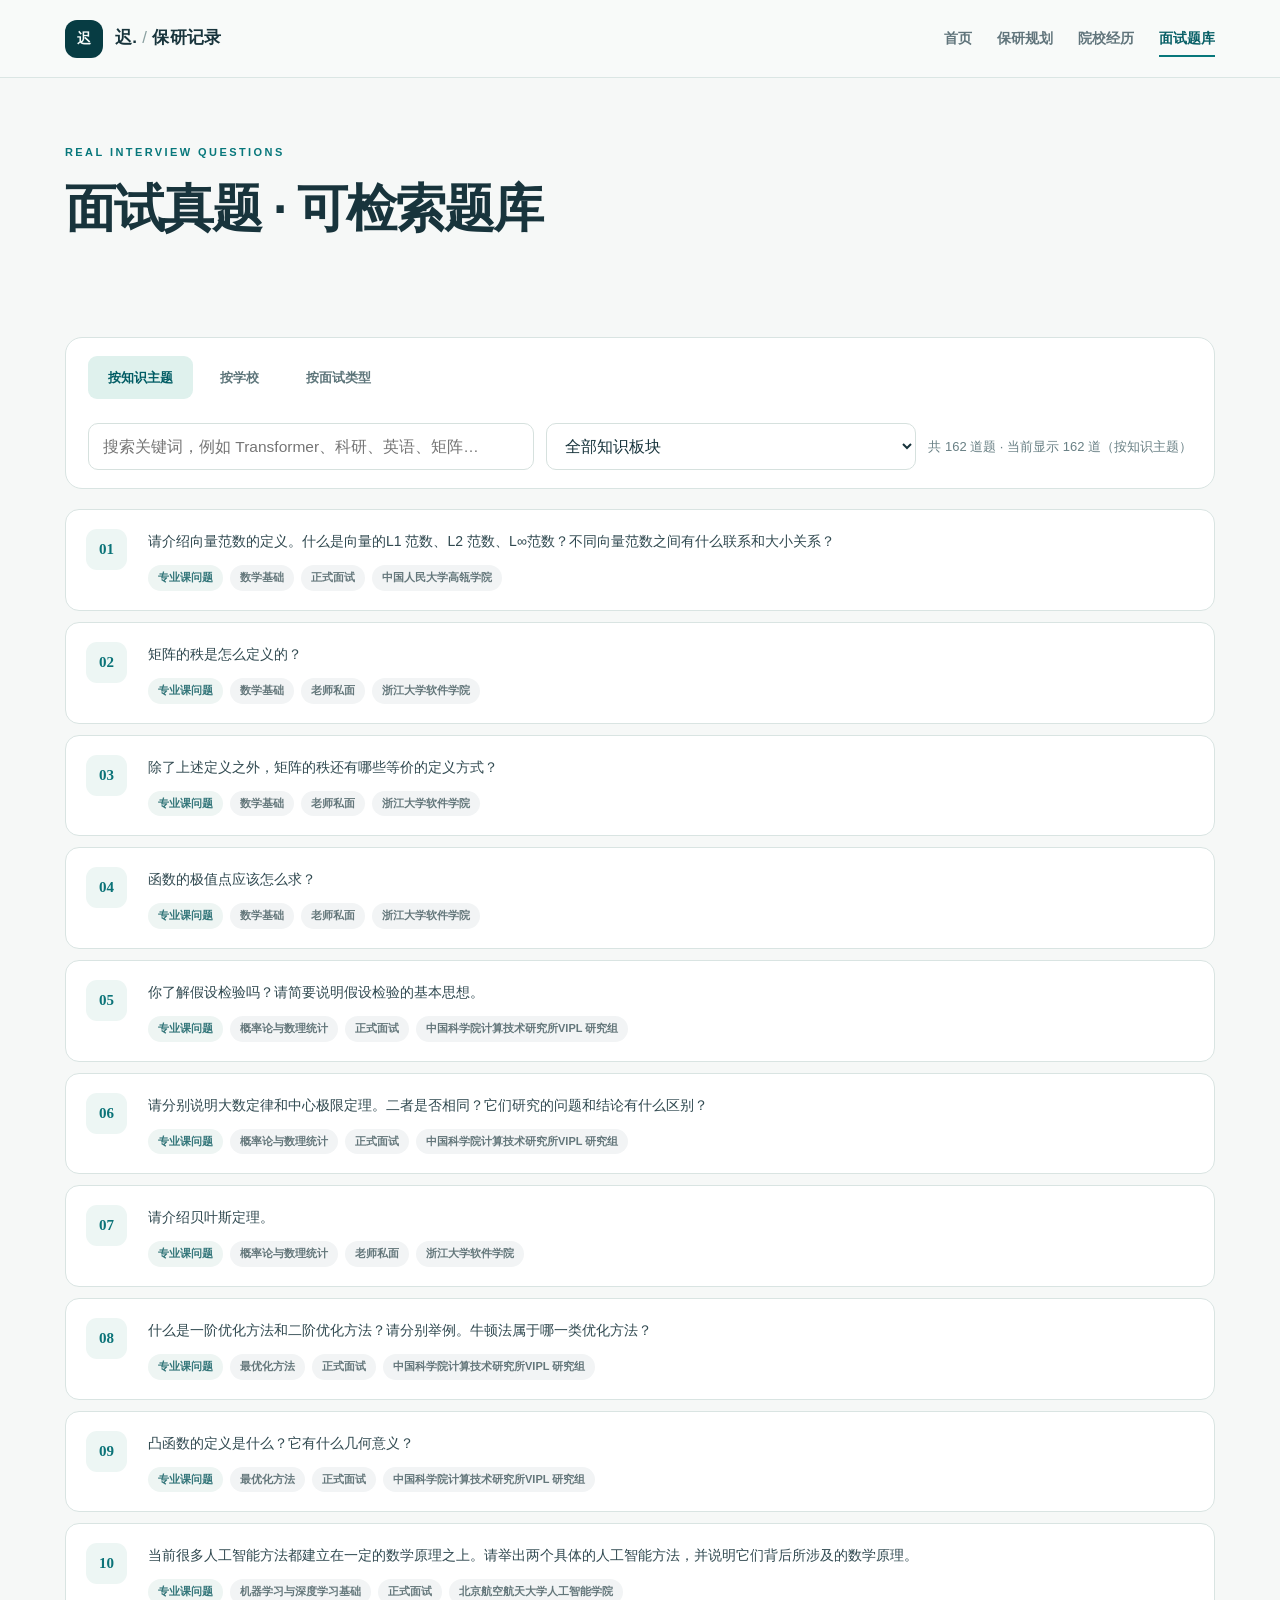
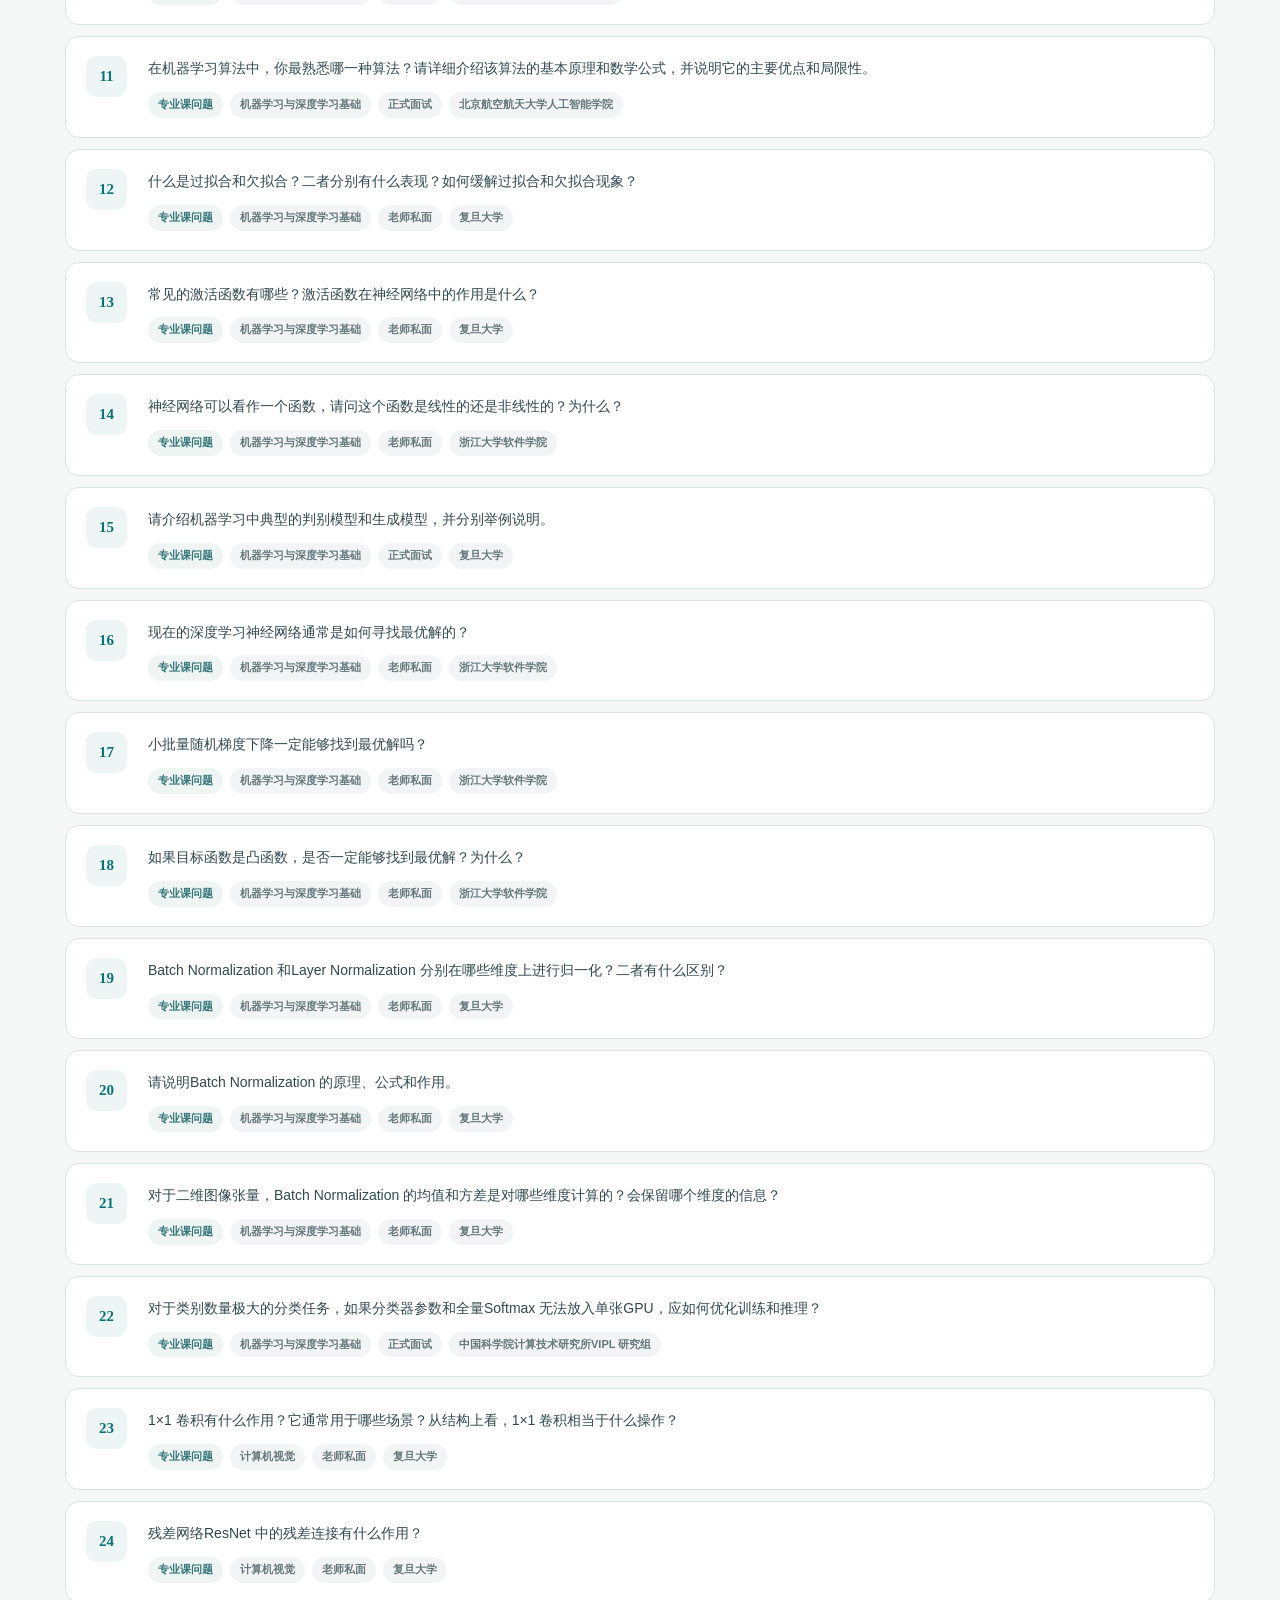
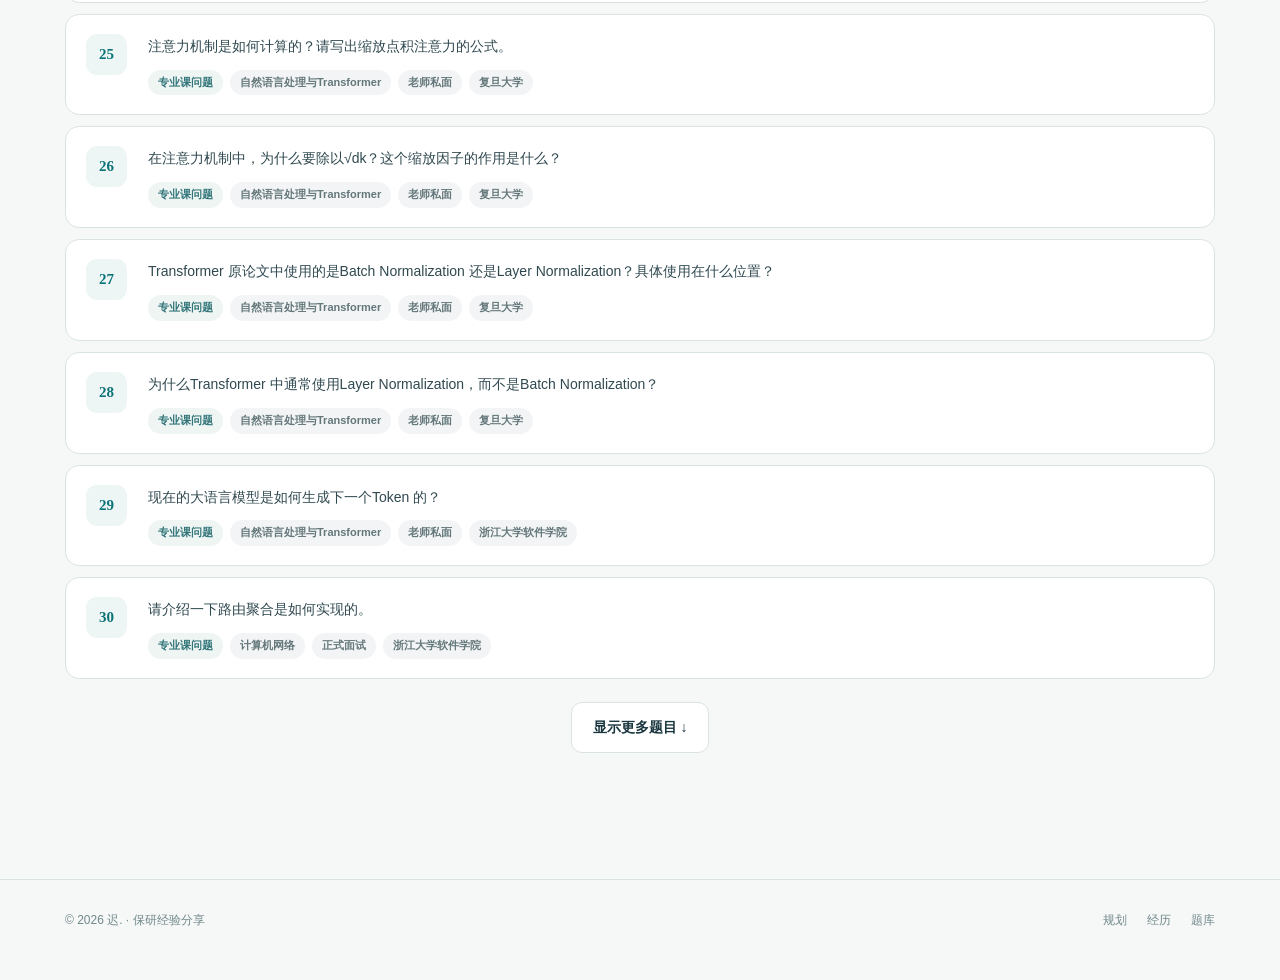
<file: questions.html>
<!DOCTYPE html>
<html lang="zh-CN"><head><meta charset="utf-8"/><meta content="width=device-width,initial-scale=1" name="viewport"/><meta content="162道来自通用版题库的面试问题，支持按知识主题、学校、面试类型检索。" name="description"/><meta content="#f6f8f7" name="theme-color"/><title>面试真题与题库 · 迟.</title><link href="assets/favicon.svg" rel="icon" type="image/svg+xml"/><link href="assets/style.css" rel="stylesheet"/></head><body><header class="site-header"><div class="container nav"><a aria-label="迟.的保研经验主页" class="brand" href="index.html"><span class="brandmark">迟</span><span>迟. <span style="font-weight:400;color:#8ca1a2">/</span> 保研记录</span></a><button aria-controls="primary-menu" aria-expanded="false" aria-label="展开导航" class="mobile-toggle">☰</button><nav aria-label="主导航" class="nav-links" id="primary-menu"><a class="" href="index.html">首页</a><a class="" href="guide.html">保研规划</a><a class="" href="experience.html">院校经历</a><a class="active" href="questions.html">面试题库</a></nav></div></header><main id="main"><section class="page-hero"><div class="container"><div class="eyebrow">REAL INTERVIEW QUESTIONS</div><h1>面试真题 · 可检索题库</h1></div></section><section class="section tight"><div class="container"><div class="q-toolbar"><div aria-label="题库分类" class="tab-group" role="group"><button aria-pressed="true" class="tab active" data-questions-tab="general">按知识主题</button><button aria-pressed="false" class="tab" data-questions-tab="school">按学校</button><button aria-pressed="false" class="tab" data-questions-tab="mode">按面试类型</button></div><div class="filter-bar" style="margin-bottom:0"><label class="hidden" for="questionSearch">搜索面试题目</label><input autocomplete="off" class="field search" id="questionSearch" placeholder="搜索关键词，例如 Transformer、科研、英语、矩阵…" type="search"/><label class="hidden" for="questionCategory">按分类筛选</label><select class="field" id="questionCategory"></select><span class="result-count" id="questionCount"></span></div></div><div aria-live="polite" class="question-list" id="questionList"></div><div style="text-align:center;margin-top:23px"><button class="button button-secondary hidden" id="questionMore" type="button">显示更多题目 ↓</button></div></div></section></main><footer class="site-footer"><div class="container footer-inner"><div>© 2026 迟. · 保研经验分享</div><div class="footer-links"><a href="guide.html">规划</a><a href="experience.html">经历</a><a href="questions.html">题库</a></div></div></footer><script defer="" src="assets/data.js"></script><script defer="" src="assets/main.js"></script></body></html>
</file>
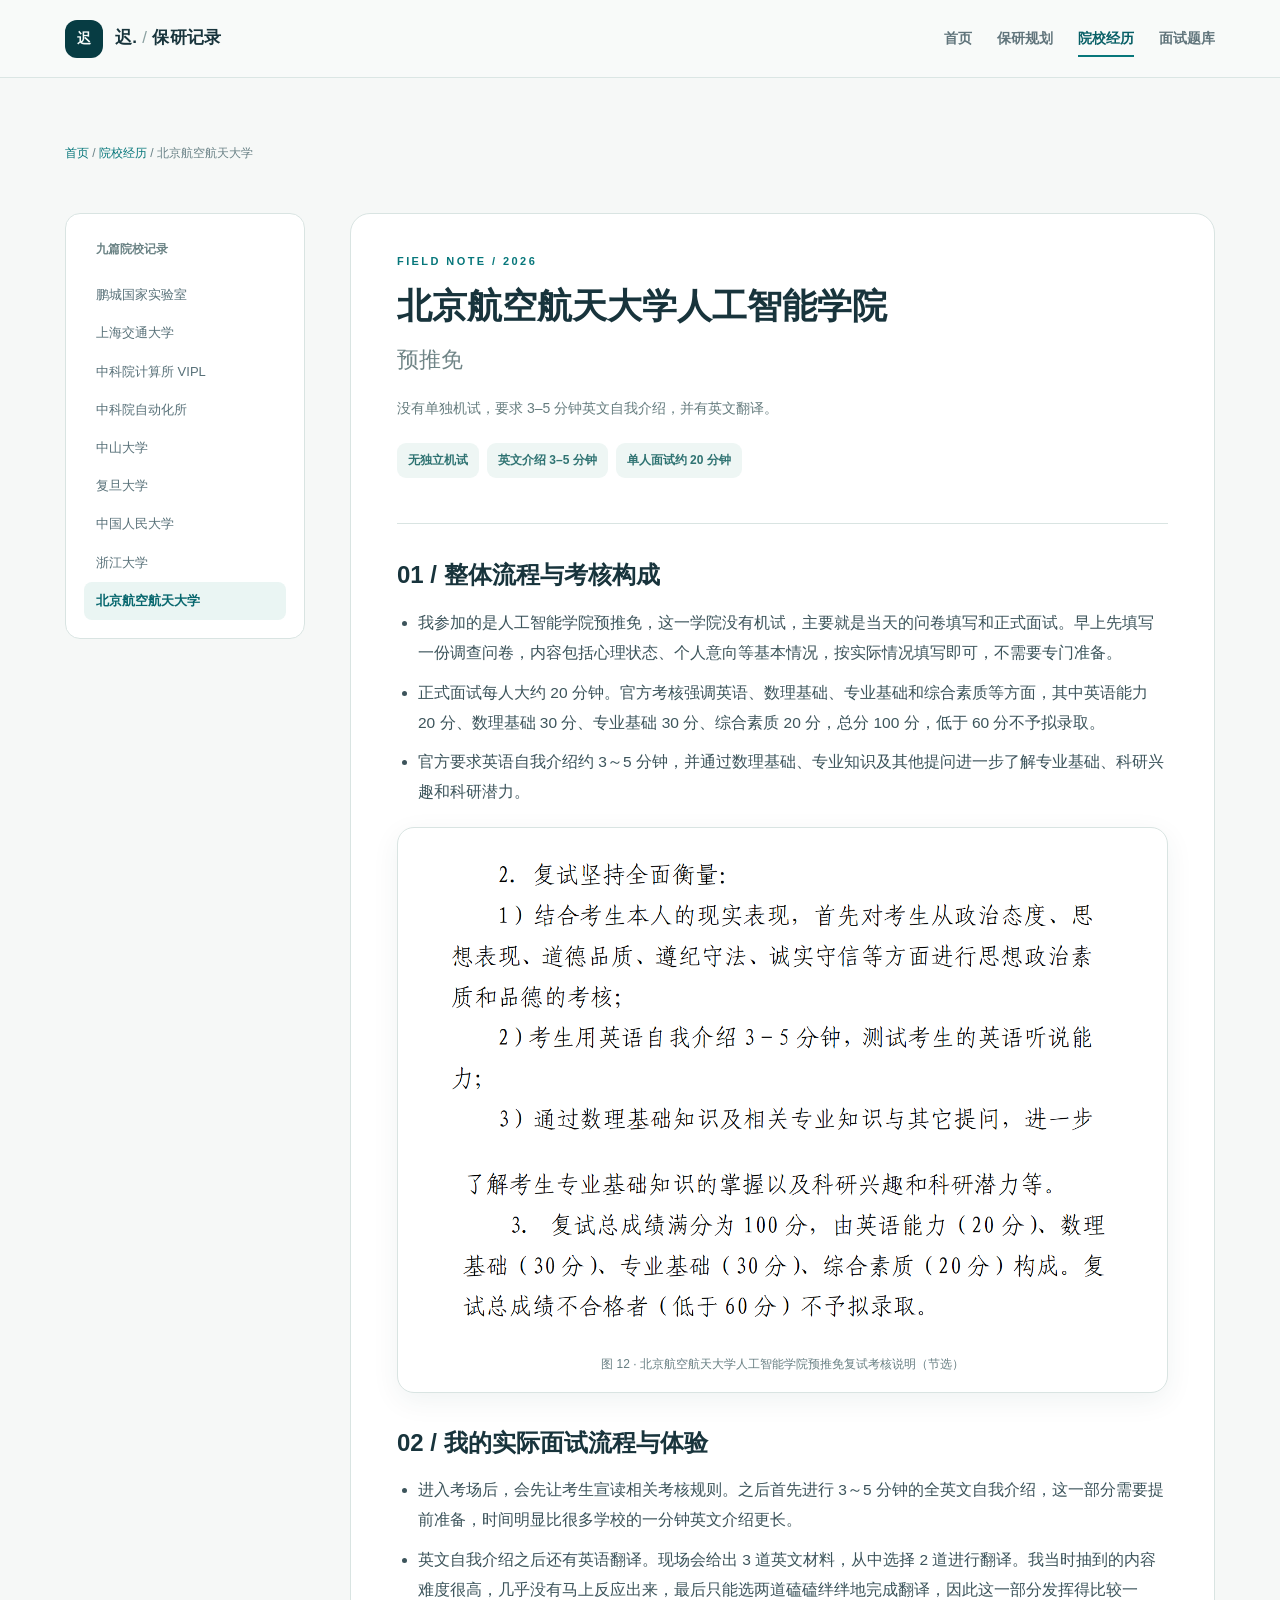
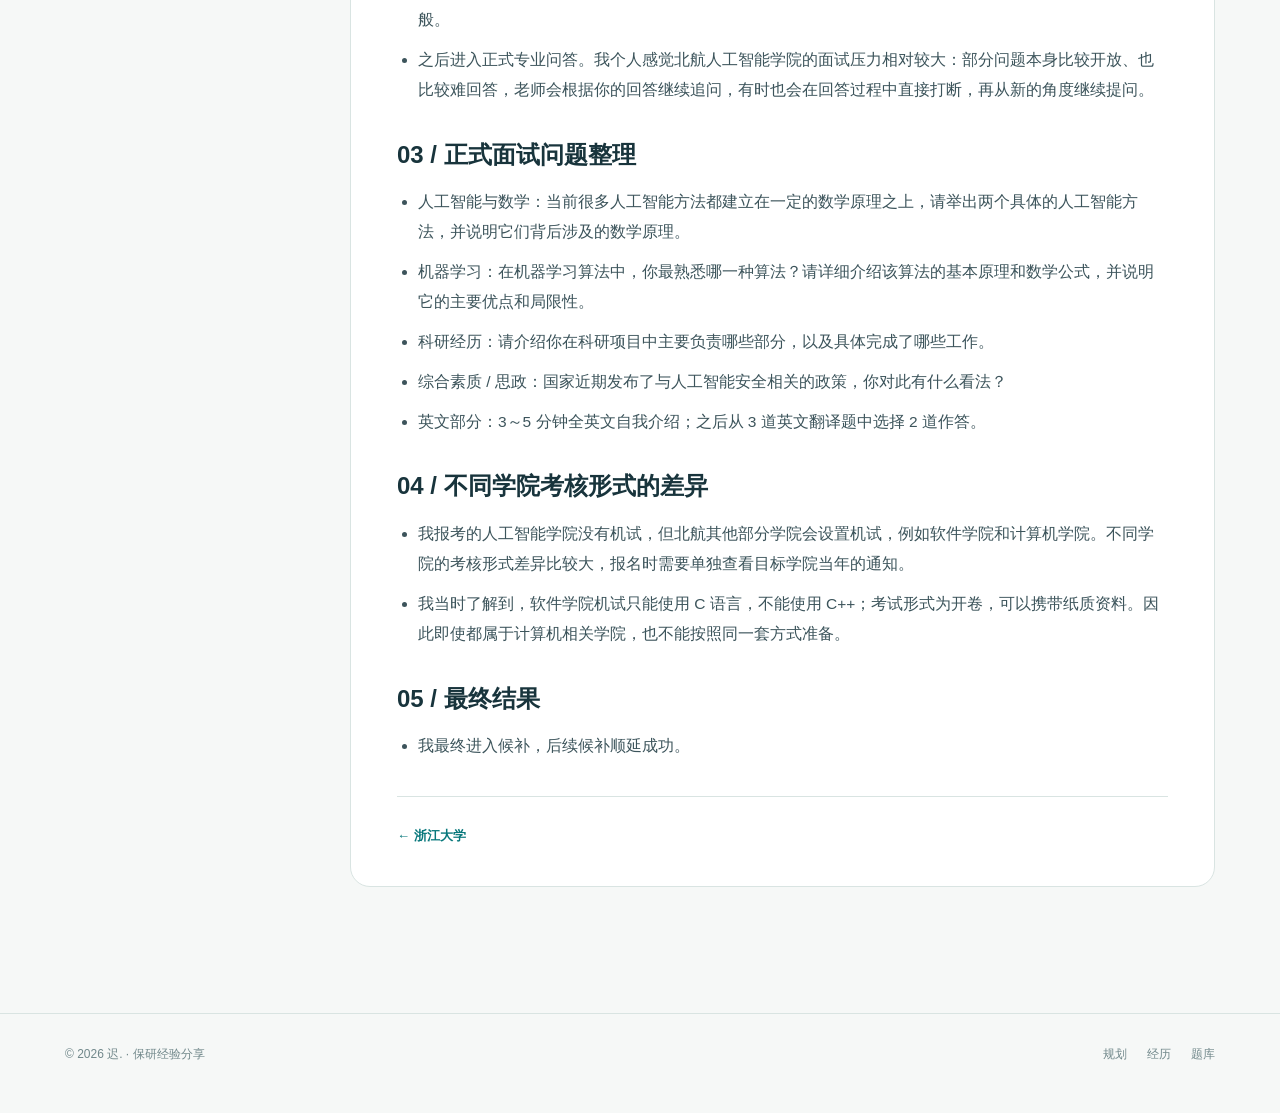
<file: schools/buaa.html>
<!DOCTYPE html>
<html lang="zh-CN"><head><meta charset="utf-8"/><meta content="width=device-width,initial-scale=1" name="viewport"/><meta content="没有单独机试，要求 3–5 分钟英文自我介绍，并有英文翻译。" name="description"/><meta content="#f6f8f7" name="theme-color"/><title>北京航空航天大学人工智能学院 · 预推免 · 迟.</title><link href="../assets/favicon.svg" rel="icon" type="image/svg+xml"/><link href="../assets/style.css" rel="stylesheet"/></head><body><header class="site-header"><div class="container nav"><a aria-label="迟.的保研经验主页" class="brand" href="../index.html"><span class="brandmark">迟</span><span>迟. <span style="font-weight:400;color:#8ca1a2">/</span> 保研记录</span></a><button aria-controls="primary-menu" aria-expanded="false" aria-label="展开导航" class="mobile-toggle">☰</button><nav aria-label="主导航" class="nav-links" id="primary-menu"><a class="" href="../index.html">首页</a><a class="" href="../guide.html">保研规划</a><a class="active" href="../experience.html">院校经历</a><a class="" href="../questions.html">面试题库</a></nav></div></header><main id="main"><section class="page-hero" style="padding-bottom:18px"><div class="container"><div class="breadcrumb"><a href="../index.html">首页</a> / <a href="../experience.html">院校经历</a> / 北京航空航天大学</div></div></section><section class="section tight"><div class="container article-layout"><aside aria-label="院校文章导航" class="sidebar"><div class="sidebar-title">九篇院校记录</div><a class="" href="pcl.html">鹏城国家实验室</a><a class="" href="sjtu.html">上海交通大学</a><a class="" href="vipl.html">中科院计算所 VIPL</a><a class="" href="ia.html">中科院自动化所</a><a class="" href="sysu.html">中山大学</a><a class="" href="fudan.html">复旦大学</a><a class="" href="ruc.html">中国人民大学</a><a class="" href="zju.html">浙江大学</a><a class="active" href="buaa.html">北京航空航天大学</a></aside><article class="article"><div class="article-head"><div class="eyebrow">FIELD NOTE / 2026</div><h1>北京航空航天大学人工智能学院<br/><span style="font-weight:550;color:#708587;font-size:.63em">预推免</span></h1><p class="article-note">没有单独机试，要求 3–5 分钟英文自我介绍，并有英文翻译。</p><div class="fact-row"><span>无独立机试</span><span>英文介绍 3–5 分钟</span><span>单人面试约 20 分钟</span></div></div><section class="anchor" id="part-1"><h2>01 / 整体流程与考核构成</h2><ul><li>我参加的是人工智能学院预推免，这一学院没有机试，主要就是当天的问卷填写和正式面试。早上先填写一份调查问卷，内容包括心理状态、个人意向等基本情况，按实际情况填写即可，不需要专门准备。</li><li>正式面试每人大约 20 分钟。官方考核强调英语、数理基础、专业基础和综合素质等方面，其中英语能力 20 分、数理基础 30 分、专业基础 30 分、综合素质 20 分，总分 100 分，低于 60 分不予拟录取。</li><li>官方要求英语自我介绍约 3～5 分钟，并通过数理基础、专业知识及其他提问进一步了解专业基础、科研兴趣和科研潜力。</li></ul><figure class="media-figure"><img alt="图 12 · 北京航空航天大学人工智能学院预推免复试考核说明（节选）" aria-label="点击放大：图 12 · 北京航空航天大学人工智能学院预推免复试考核说明（节选）" class="zoomable" decoding="async" loading="lazy" role="button" src="../assets/figures/buaa-12.png" tabindex="0"/><figcaption>图 12 · 北京航空航天大学人工智能学院预推免复试考核说明（节选）</figcaption></figure></section><section class="anchor" id="part-2"><h2>02 / 我的实际面试流程与体验</h2><ul><li>进入考场后，会先让考生宣读相关考核规则。之后首先进行 3～5 分钟的全英文自我介绍，这一部分需要提前准备，时间明显比很多学校的一分钟英文介绍更长。</li><li>英文自我介绍之后还有英语翻译。现场会给出 3 道英文材料，从中选择 2 道进行翻译。我当时抽到的内容难度很高，几乎没有马上反应出来，最后只能选两道磕磕绊绊地完成翻译，因此这一部分发挥得比较一般。</li><li>之后进入正式专业问答。我个人感觉北航人工智能学院的面试压力相对较大：部分问题本身比较开放、也比较难回答，老师会根据你的回答继续追问，有时也会在回答过程中直接打断，再从新的角度继续提问。</li></ul></section><section class="anchor" id="part-3"><h2>03 / 正式面试问题整理</h2><ul><li>人工智能与数学：当前很多人工智能方法都建立在一定的数学原理之上，请举出两个具体的人工智能方法，并说明它们背后涉及的数学原理。</li><li>机器学习：在机器学习算法中，你最熟悉哪一种算法？请详细介绍该算法的基本原理和数学公式，并说明它的主要优点和局限性。</li><li>科研经历：请介绍你在科研项目中主要负责哪些部分，以及具体完成了哪些工作。</li><li>综合素质 / 思政：国家近期发布了与人工智能安全相关的政策，你对此有什么看法？</li><li>英文部分：3～5 分钟全英文自我介绍；之后从 3 道英文翻译题中选择 2 道作答。</li></ul></section><section class="anchor" id="part-4"><h2>04 / 不同学院考核形式的差异</h2><ul><li>我报考的人工智能学院没有机试，但北航其他部分学院会设置机试，例如软件学院和计算机学院。不同学院的考核形式差异比较大，报名时需要单独查看目标学院当年的通知。</li><li>我当时了解到，软件学院机试只能使用 C 语言，不能使用 C++；考试形式为开卷，可以携带纸质资料。因此即使都属于计算机相关学院，也不能按照同一套方式准备。</li></ul></section><section class="anchor" id="part-5"><h2>05 / 最终结果</h2><ul><li>我最终进入候补，后续候补顺延成功。</li></ul></section><div class="article-nav"><a href="zju.html">← 浙江大学</a><span></span></div></article></div></section></main><footer class="site-footer"><div class="container footer-inner"><div>© 2026 迟. · 保研经验分享</div><div class="footer-links"><a href="../guide.html">规划</a><a href="../experience.html">经历</a><a href="../questions.html">题库</a></div></div></footer><script defer="" src="../assets/data.js"></script><script defer="" src="../assets/main.js"></script></body></html>
</file>
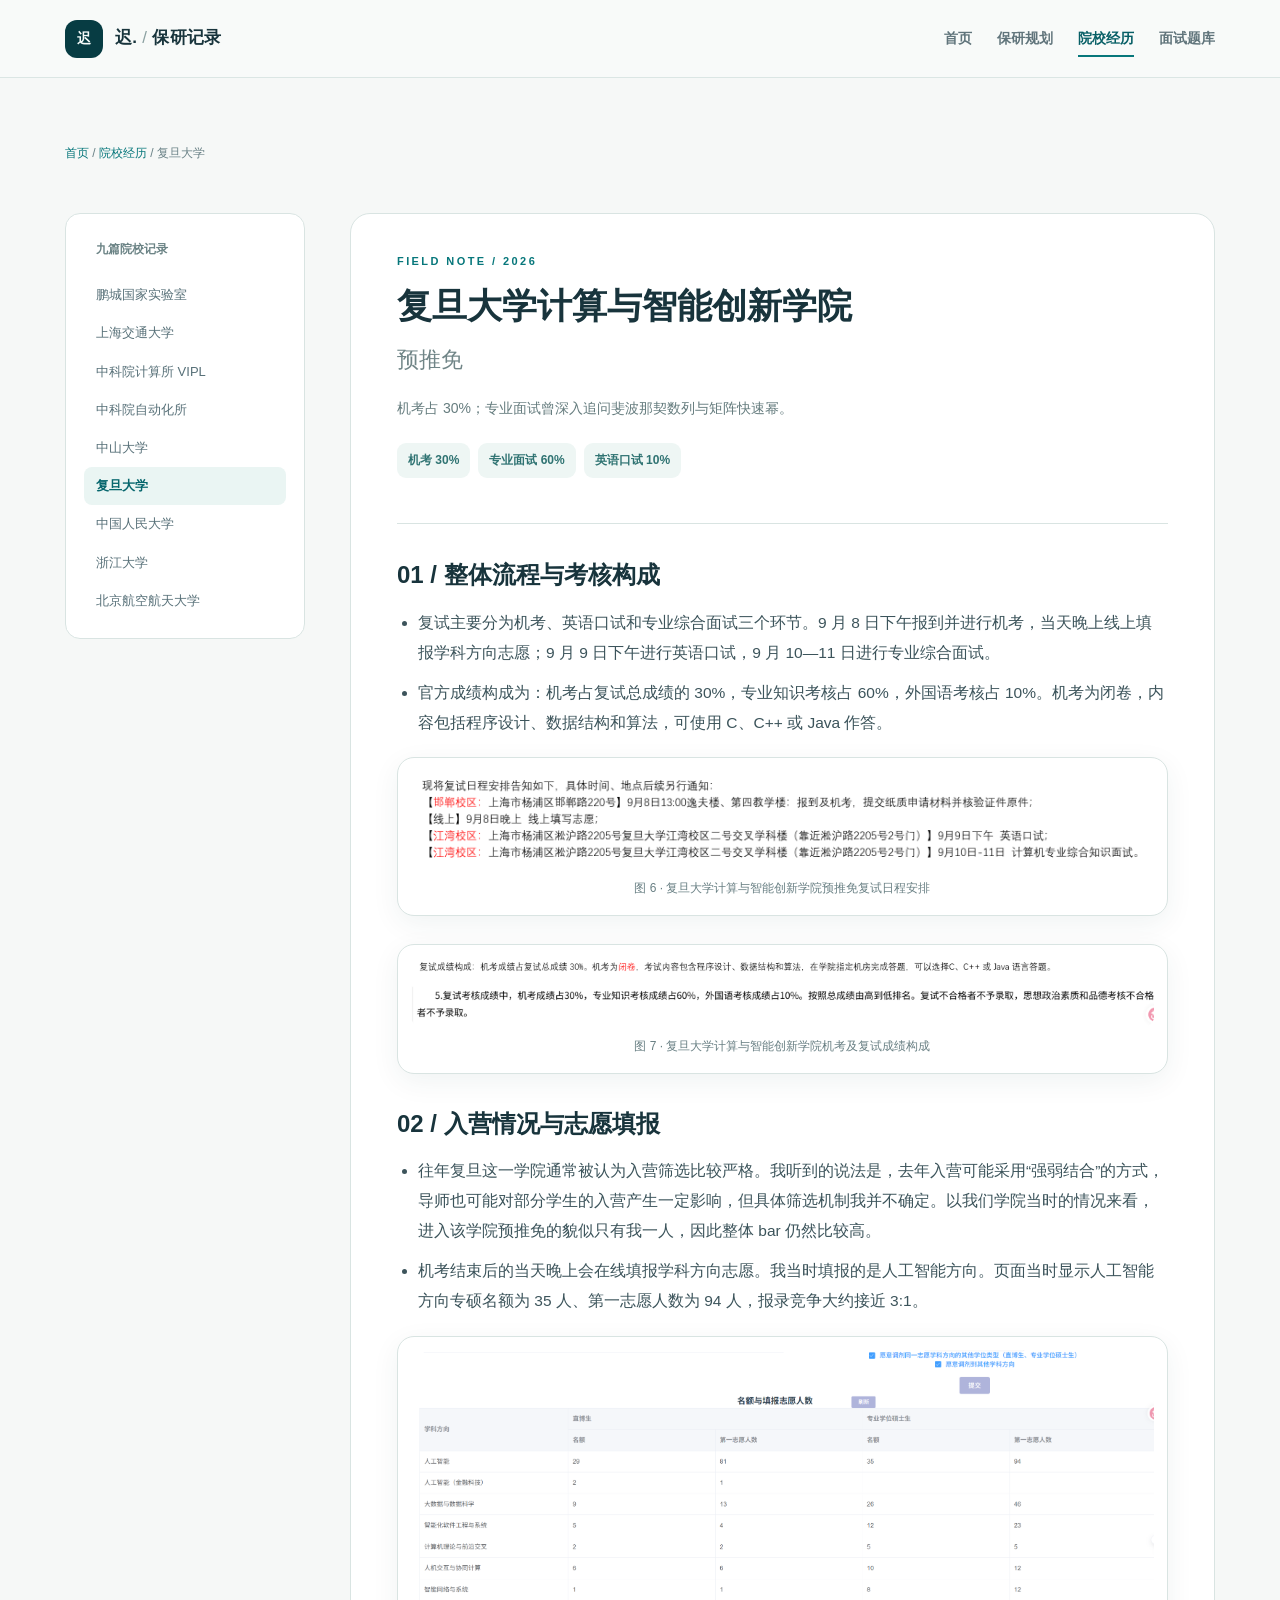
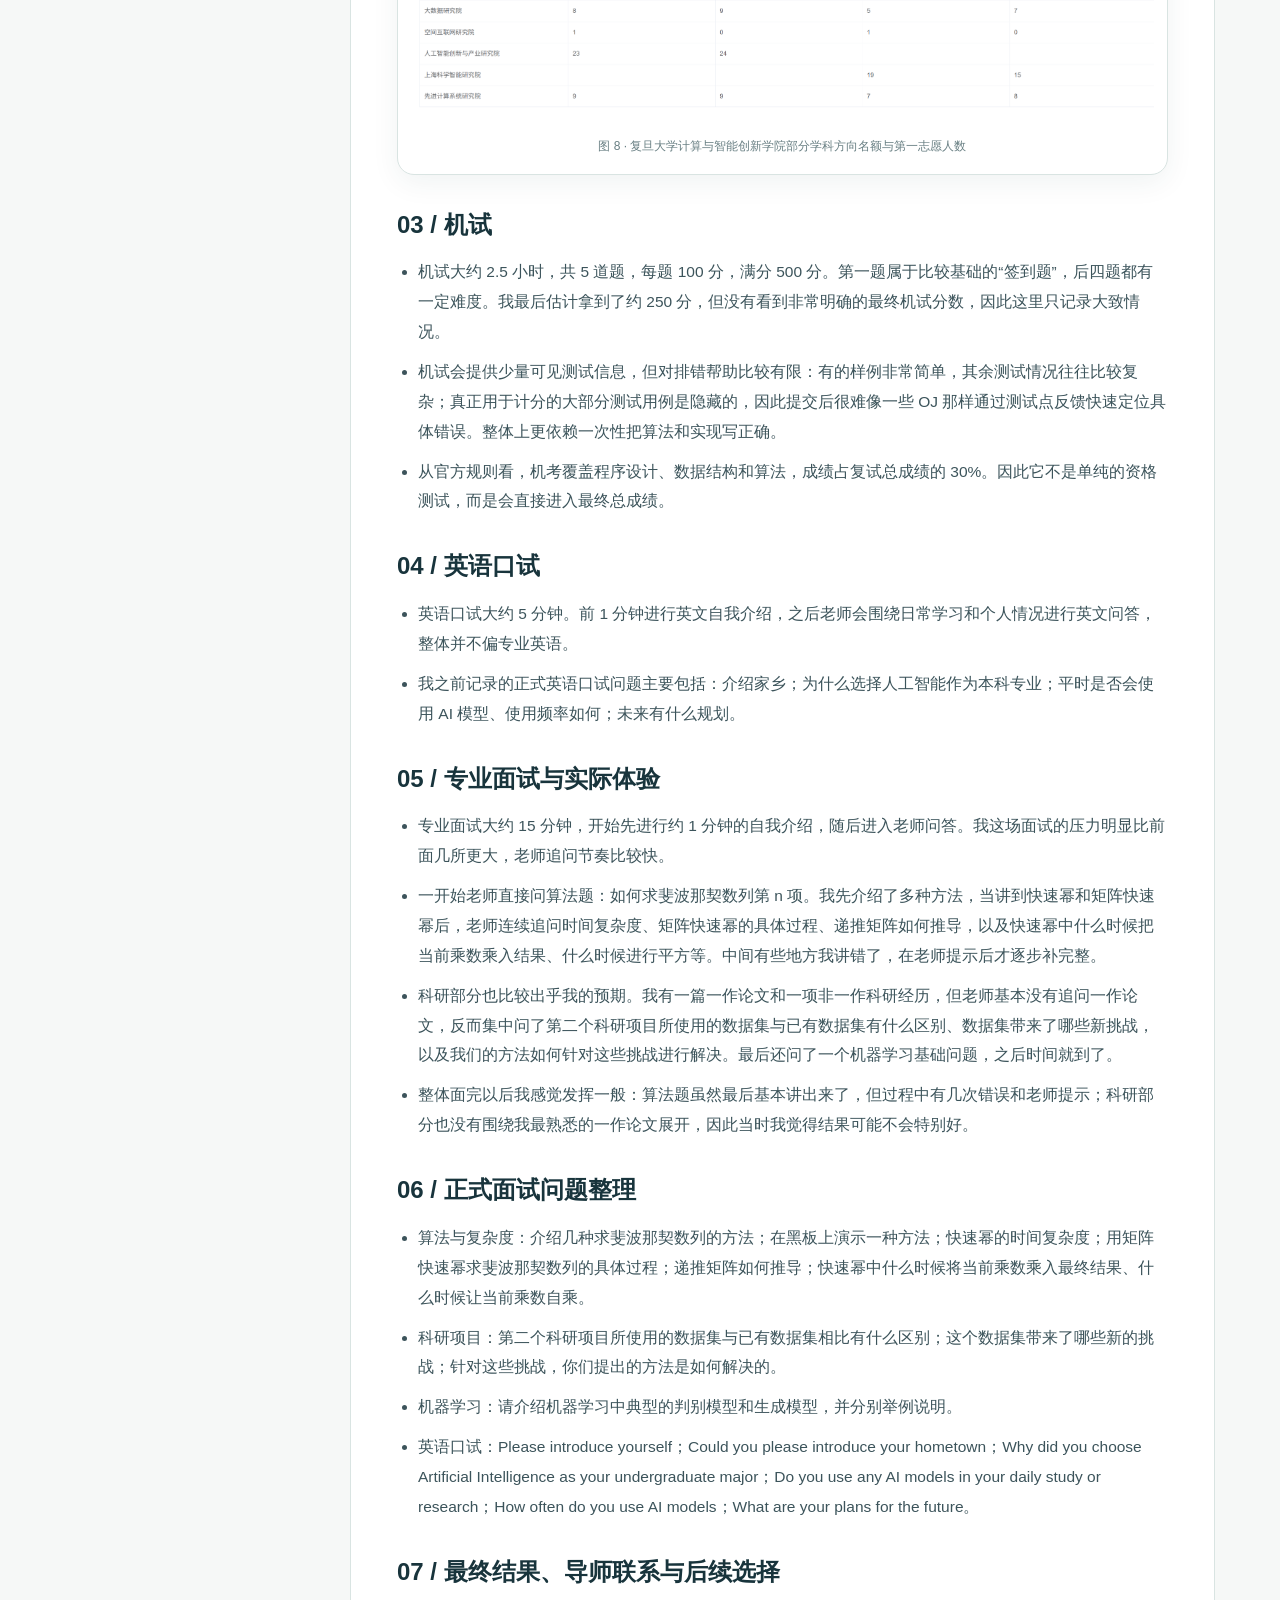
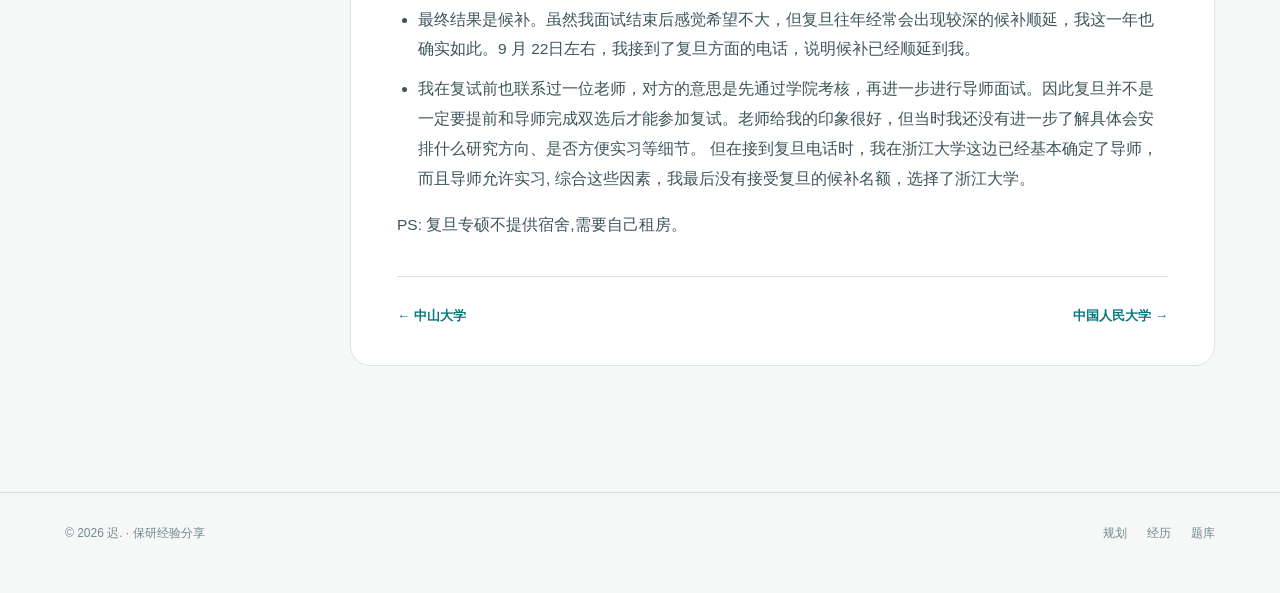
<file: schools/fudan.html>
<!DOCTYPE html>
<html lang="zh-CN"><head><meta charset="utf-8"/><meta content="width=device-width,initial-scale=1" name="viewport"/><meta content="机考占 30%；专业面试曾深入追问斐波那契数列与矩阵快速幂。" name="description"/><meta content="#f6f8f7" name="theme-color"/><title>复旦大学计算与智能创新学院 · 预推免 · 迟.</title><link href="../assets/favicon.svg" rel="icon" type="image/svg+xml"/><link href="../assets/style.css" rel="stylesheet"/></head><body><header class="site-header"><div class="container nav"><a aria-label="迟.的保研经验主页" class="brand" href="../index.html"><span class="brandmark">迟</span><span>迟. <span style="font-weight:400;color:#8ca1a2">/</span> 保研记录</span></a><button aria-controls="primary-menu" aria-expanded="false" aria-label="展开导航" class="mobile-toggle">☰</button><nav aria-label="主导航" class="nav-links" id="primary-menu"><a class="" href="../index.html">首页</a><a class="" href="../guide.html">保研规划</a><a class="active" href="../experience.html">院校经历</a><a class="" href="../questions.html">面试题库</a></nav></div></header><main id="main"><section class="page-hero" style="padding-bottom:18px"><div class="container"><div class="breadcrumb"><a href="../index.html">首页</a> / <a href="../experience.html">院校经历</a> / 复旦大学</div></div></section><section class="section tight"><div class="container article-layout"><aside aria-label="院校文章导航" class="sidebar"><div class="sidebar-title">九篇院校记录</div><a class="" href="pcl.html">鹏城国家实验室</a><a class="" href="sjtu.html">上海交通大学</a><a class="" href="vipl.html">中科院计算所 VIPL</a><a class="" href="ia.html">中科院自动化所</a><a class="" href="sysu.html">中山大学</a><a class="active" href="fudan.html">复旦大学</a><a class="" href="ruc.html">中国人民大学</a><a class="" href="zju.html">浙江大学</a><a class="" href="buaa.html">北京航空航天大学</a></aside><article class="article"><div class="article-head"><div class="eyebrow">FIELD NOTE / 2026</div><h1>复旦大学计算与智能创新学院<br/><span style="font-weight:550;color:#708587;font-size:.63em">预推免</span></h1><p class="article-note">机考占 30%；专业面试曾深入追问斐波那契数列与矩阵快速幂。</p><div class="fact-row"><span>机考 30%</span><span>专业面试 60%</span><span>英语口试 10%</span></div></div><section class="anchor" id="part-1"><h2>01 / 整体流程与考核构成</h2><ul><li>复试主要分为机考、英语口试和专业综合面试三个环节。9 月 8 日下午报到并进行机考，当天晚上线上填报学科方向志愿；9 月 9 日下午进行英语口试，9 月 10—11 日进行专业综合面试。</li><li>官方成绩构成为：机考占复试总成绩的 30%，专业知识考核占 60%，外国语考核占 10%。机考为闭卷，内容包括程序设计、数据结构和算法，可使用 C、C++ 或 Java 作答。</li></ul><figure class="media-figure"><img alt="图 6 · 复旦大学计算与智能创新学院预推免复试日程安排" aria-label="点击放大：图 6 · 复旦大学计算与智能创新学院预推免复试日程安排" class="zoomable" decoding="async" loading="lazy" role="button" src="../assets/figures/fudan-06.png" tabindex="0"/><figcaption>图 6 · 复旦大学计算与智能创新学院预推免复试日程安排</figcaption></figure><figure class="media-figure"><img alt="图 7 · 复旦大学计算与智能创新学院机考及复试成绩构成" aria-label="点击放大：图 7 · 复旦大学计算与智能创新学院机考及复试成绩构成" class="zoomable" decoding="async" loading="lazy" role="button" src="../assets/figures/fudan-07.png" tabindex="0"/><figcaption>图 7 · 复旦大学计算与智能创新学院机考及复试成绩构成</figcaption></figure></section><section class="anchor" id="part-2"><h2>02 / 入营情况与志愿填报</h2><ul><li>往年复旦这一学院通常被认为入营筛选比较严格。我听到的说法是，去年入营可能采用“强弱结合”的方式，导师也可能对部分学生的入营产生一定影响，但具体筛选机制我并不确定。以我们学院当时的情况来看，进入该学院预推免的貌似只有我一人，因此整体 bar 仍然比较高。</li><li>机考结束后的当天晚上会在线填报学科方向志愿。我当时填报的是人工智能方向。页面当时显示人工智能方向专硕名额为 35 人、第一志愿人数为 94 人，报录竞争大约接近 3:1。</li></ul><figure class="media-figure"><img alt="图 8 · 复旦大学计算与智能创新学院部分学科方向名额与第一志愿人数" aria-label="点击放大：图 8 · 复旦大学计算与智能创新学院部分学科方向名额与第一志愿人数" class="zoomable" decoding="async" loading="lazy" role="button" src="../assets/figures/fudan-08.png" tabindex="0"/><figcaption>图 8 · 复旦大学计算与智能创新学院部分学科方向名额与第一志愿人数</figcaption></figure></section><section class="anchor" id="part-3"><h2>03 / 机试</h2><ul><li>机试大约 2.5 小时，共 5 道题，每题 100 分，满分 500 分。第一题属于比较基础的“签到题”，后四题都有一定难度。我最后估计拿到了约 250 分，但没有看到非常明确的最终机试分数，因此这里只记录大致情况。</li><li>机试会提供少量可见测试信息，但对排错帮助比较有限：有的样例非常简单，其余测试情况往往比较复杂；真正用于计分的大部分测试用例是隐藏的，因此提交后很难像一些 OJ 那样通过测试点反馈快速定位具体错误。整体上更依赖一次性把算法和实现写正确。</li><li>从官方规则看，机考覆盖程序设计、数据结构和算法，成绩占复试总成绩的 30%。因此它不是单纯的资格测试，而是会直接进入最终总成绩。</li></ul></section><section class="anchor" id="part-4"><h2>04 / 英语口试</h2><ul><li>英语口试大约 5 分钟。前 1 分钟进行英文自我介绍，之后老师会围绕日常学习和个人情况进行英文问答，整体并不偏专业英语。</li><li>我之前记录的正式英语口试问题主要包括：介绍家乡；为什么选择人工智能作为本科专业；平时是否会使用 AI 模型、使用频率如何；未来有什么规划。</li></ul></section><section class="anchor" id="part-5"><h2>05 / 专业面试与实际体验</h2><ul><li>专业面试大约 15 分钟，开始先进行约 1 分钟的自我介绍，随后进入老师问答。我这场面试的压力明显比前面几所更大，老师追问节奏比较快。</li><li>一开始老师直接问算法题：如何求斐波那契数列第 n 项。我先介绍了多种方法，当讲到快速幂和矩阵快速幂后，老师连续追问时间复杂度、矩阵快速幂的具体过程、递推矩阵如何推导，以及快速幂中什么时候把当前乘数乘入结果、什么时候进行平方等。中间有些地方我讲错了，在老师提示后才逐步补完整。</li><li>科研部分也比较出乎我的预期。我有一篇一作论文和一项非一作科研经历，但老师基本没有追问一作论文，反而集中问了第二个科研项目所使用的数据集与已有数据集有什么区别、数据集带来了哪些新挑战，以及我们的方法如何针对这些挑战进行解决。最后还问了一个机器学习基础问题，之后时间就到了。</li><li>整体面完以后我感觉发挥一般：算法题虽然最后基本讲出来了，但过程中有几次错误和老师提示；科研部分也没有围绕我最熟悉的一作论文展开，因此当时我觉得结果可能不会特别好。</li></ul></section><section class="anchor" id="part-6"><h2>06 / 正式面试问题整理</h2><ul><li>算法与复杂度：介绍几种求斐波那契数列的方法；在黑板上演示一种方法；快速幂的时间复杂度；用矩阵快速幂求斐波那契数列的具体过程；递推矩阵如何推导；快速幂中什么时候将当前乘数乘入最终结果、什么时候让当前乘数自乘。</li><li>科研项目：第二个科研项目所使用的数据集与已有数据集相比有什么区别；这个数据集带来了哪些新的挑战；针对这些挑战，你们提出的方法是如何解决的。</li><li>机器学习：请介绍机器学习中典型的判别模型和生成模型，并分别举例说明。</li><li>英语口试：Please introduce yourself；Could you please introduce your hometown；Why did you choose Artificial Intelligence as your undergraduate major；Do you use any AI models in your daily study or research；How often do you use AI models；What are your plans for the future。</li></ul></section><section class="anchor" id="part-7"><h2>07 / 最终结果、导师联系与后续选择</h2><ul><li>最终结果是候补。虽然我面试结束后感觉希望不大，但复旦往年经常会出现较深的候补顺延，我这一年也确实如此。9 月 22日左右，我接到了复旦方面的电话，说明候补已经顺延到我。</li><li>我在复试前也联系过一位老师，对方的意思是先通过学院考核，再进一步进行导师面试。因此复旦并不是一定要提前和导师完成双选后才能参加复试。老师给我的印象很好，但当时我还没有进一步了解具体会安排什么研究方向、是否方便实习等细节。 但在接到复旦电话时，我在浙江大学这边已经基本确定了导师，而且导师允许实习, 综合这些因素，我最后没有接受复旦的候补名额，选择了浙江大学。</li></ul><p>PS: 复旦专硕不提供宿舍,需要自己租房。</p></section><div class="article-nav"><a href="sysu.html">← 中山大学</a><a href="ruc.html">中国人民大学 →</a></div></article></div></section></main><footer class="site-footer"><div class="container footer-inner"><div>© 2026 迟. · 保研经验分享</div><div class="footer-links"><a href="../guide.html">规划</a><a href="../experience.html">经历</a><a href="../questions.html">题库</a></div></div></footer><script defer="" src="../assets/data.js"></script><script defer="" src="../assets/main.js"></script></body></html>
</file>
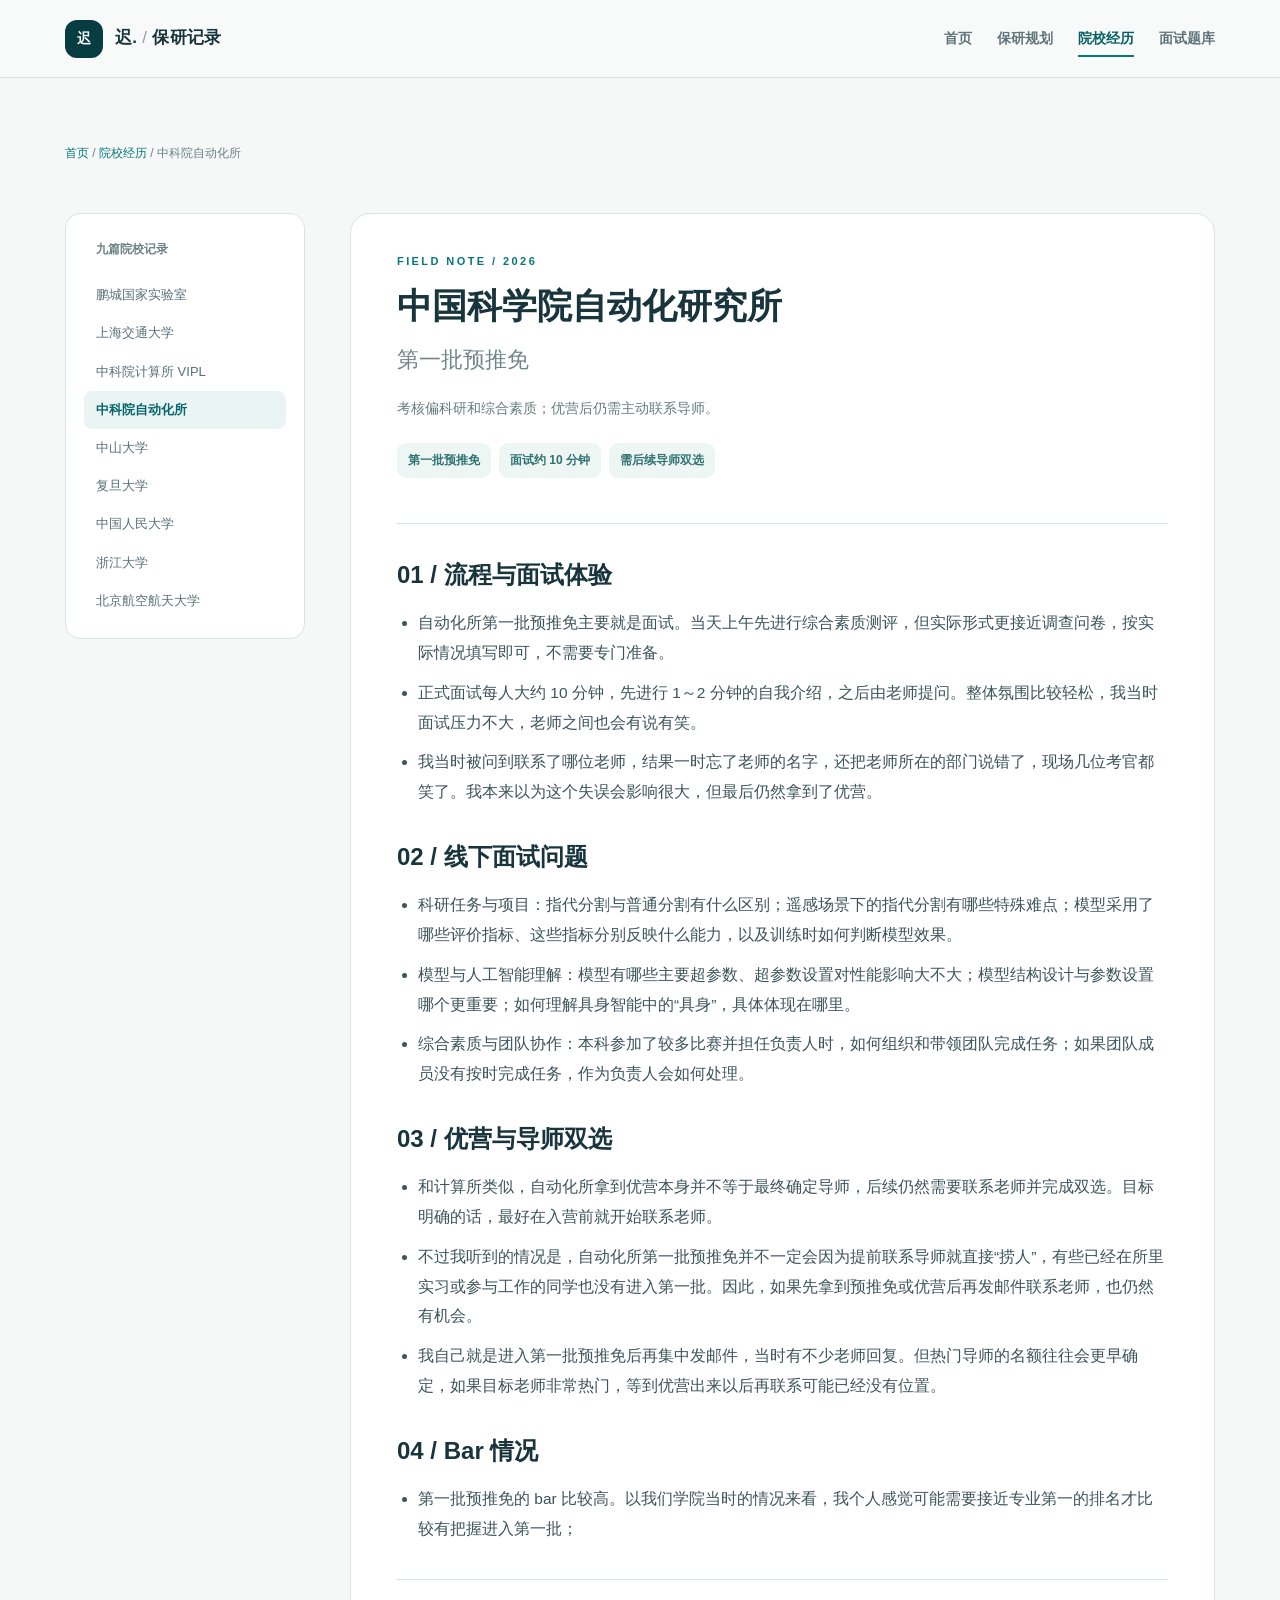
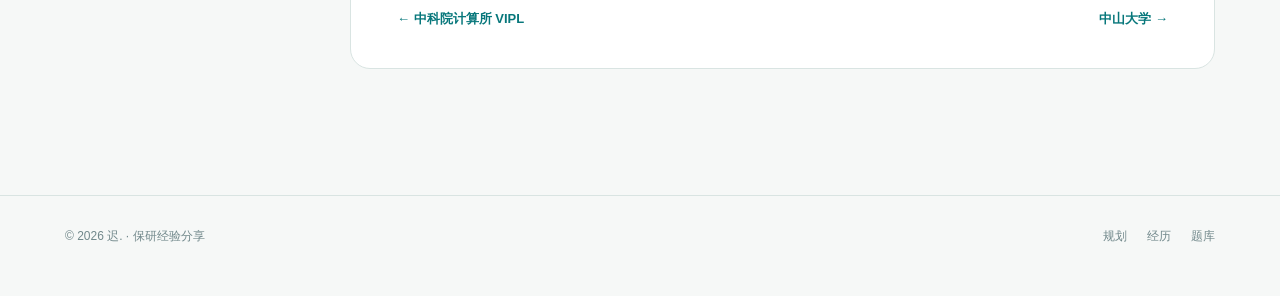
<file: schools/ia.html>
<!DOCTYPE html>
<html lang="zh-CN"><head><meta charset="utf-8"/><meta content="width=device-width,initial-scale=1" name="viewport"/><meta content="考核偏科研和综合素质；优营后仍需主动联系导师。" name="description"/><meta content="#f6f8f7" name="theme-color"/><title>中国科学院自动化研究所 · 第一批预推免 · 迟.</title><link href="../assets/favicon.svg" rel="icon" type="image/svg+xml"/><link href="../assets/style.css" rel="stylesheet"/></head><body><header class="site-header"><div class="container nav"><a aria-label="迟.的保研经验主页" class="brand" href="../index.html"><span class="brandmark">迟</span><span>迟. <span style="font-weight:400;color:#8ca1a2">/</span> 保研记录</span></a><button aria-controls="primary-menu" aria-expanded="false" aria-label="展开导航" class="mobile-toggle">☰</button><nav aria-label="主导航" class="nav-links" id="primary-menu"><a class="" href="../index.html">首页</a><a class="" href="../guide.html">保研规划</a><a class="active" href="../experience.html">院校经历</a><a class="" href="../questions.html">面试题库</a></nav></div></header><main id="main"><section class="page-hero" style="padding-bottom:18px"><div class="container"><div class="breadcrumb"><a href="../index.html">首页</a> / <a href="../experience.html">院校经历</a> / 中科院自动化所</div></div></section><section class="section tight"><div class="container article-layout"><aside aria-label="院校文章导航" class="sidebar"><div class="sidebar-title">九篇院校记录</div><a class="" href="pcl.html">鹏城国家实验室</a><a class="" href="sjtu.html">上海交通大学</a><a class="" href="vipl.html">中科院计算所 VIPL</a><a class="active" href="ia.html">中科院自动化所</a><a class="" href="sysu.html">中山大学</a><a class="" href="fudan.html">复旦大学</a><a class="" href="ruc.html">中国人民大学</a><a class="" href="zju.html">浙江大学</a><a class="" href="buaa.html">北京航空航天大学</a></aside><article class="article"><div class="article-head"><div class="eyebrow">FIELD NOTE / 2026</div><h1>中国科学院自动化研究所<br/><span style="font-weight:550;color:#708587;font-size:.63em">第一批预推免</span></h1><p class="article-note">考核偏科研和综合素质；优营后仍需主动联系导师。</p><div class="fact-row"><span>第一批预推免</span><span>面试约 10 分钟</span><span>需后续导师双选</span></div></div><section class="anchor" id="part-1"><h2>01 / 流程与面试体验</h2><ul><li>自动化所第一批预推免主要就是面试。当天上午先进行综合素质测评，但实际形式更接近调查问卷，按实际情况填写即可，不需要专门准备。</li><li>正式面试每人大约 10 分钟，先进行 1～2 分钟的自我介绍，之后由老师提问。整体氛围比较轻松，我当时面试压力不大，老师之间也会有说有笑。</li><li>我当时被问到联系了哪位老师，结果一时忘了老师的名字，还把老师所在的部门说错了，现场几位考官都笑了。我本来以为这个失误会影响很大，但最后仍然拿到了优营。</li></ul></section><section class="anchor" id="part-2"><h2>02 / 线下面试问题</h2><ul><li>科研任务与项目：指代分割与普通分割有什么区别；遥感场景下的指代分割有哪些特殊难点；模型采用了哪些评价指标、这些指标分别反映什么能力，以及训练时如何判断模型效果。</li><li>模型与人工智能理解：模型有哪些主要超参数、超参数设置对性能影响大不大；模型结构设计与参数设置哪个更重要；如何理解具身智能中的“具身”，具体体现在哪里。</li><li>综合素质与团队协作：本科参加了较多比赛并担任负责人时，如何组织和带领团队完成任务；如果团队成员没有按时完成任务，作为负责人会如何处理。</li></ul></section><section class="anchor" id="part-3"><h2>03 / 优营与导师双选</h2><ul><li>和计算所类似，自动化所拿到优营本身并不等于最终确定导师，后续仍然需要联系老师并完成双选。目标明确的话，最好在入营前就开始联系老师。</li><li>不过我听到的情况是，自动化所第一批预推免并不一定会因为提前联系导师就直接“捞人”，有些已经在所里实习或参与工作的同学也没有进入第一批。因此，如果先拿到预推免或优营后再发邮件联系老师，也仍然有机会。</li><li>我自己就是进入第一批预推免后再集中发邮件，当时有不少老师回复。但热门导师的名额往往会更早确定，如果目标老师非常热门，等到优营出来以后再联系可能已经没有位置。</li></ul></section><section class="anchor" id="part-4"><h2>04 / Bar 情况</h2><ul><li>第一批预推免的 bar 比较高。以我们学院当时的情况来看，我个人感觉可能需要接近专业第一的排名才比较有把握进入第一批；</li></ul></section><div class="article-nav"><a href="vipl.html">← 中科院计算所 VIPL</a><a href="sysu.html">中山大学 →</a></div></article></div></section></main><footer class="site-footer"><div class="container footer-inner"><div>© 2026 迟. · 保研经验分享</div><div class="footer-links"><a href="../guide.html">规划</a><a href="../experience.html">经历</a><a href="../questions.html">题库</a></div></div></footer><script defer="" src="../assets/data.js"></script><script defer="" src="../assets/main.js"></script></body></html>
</file>
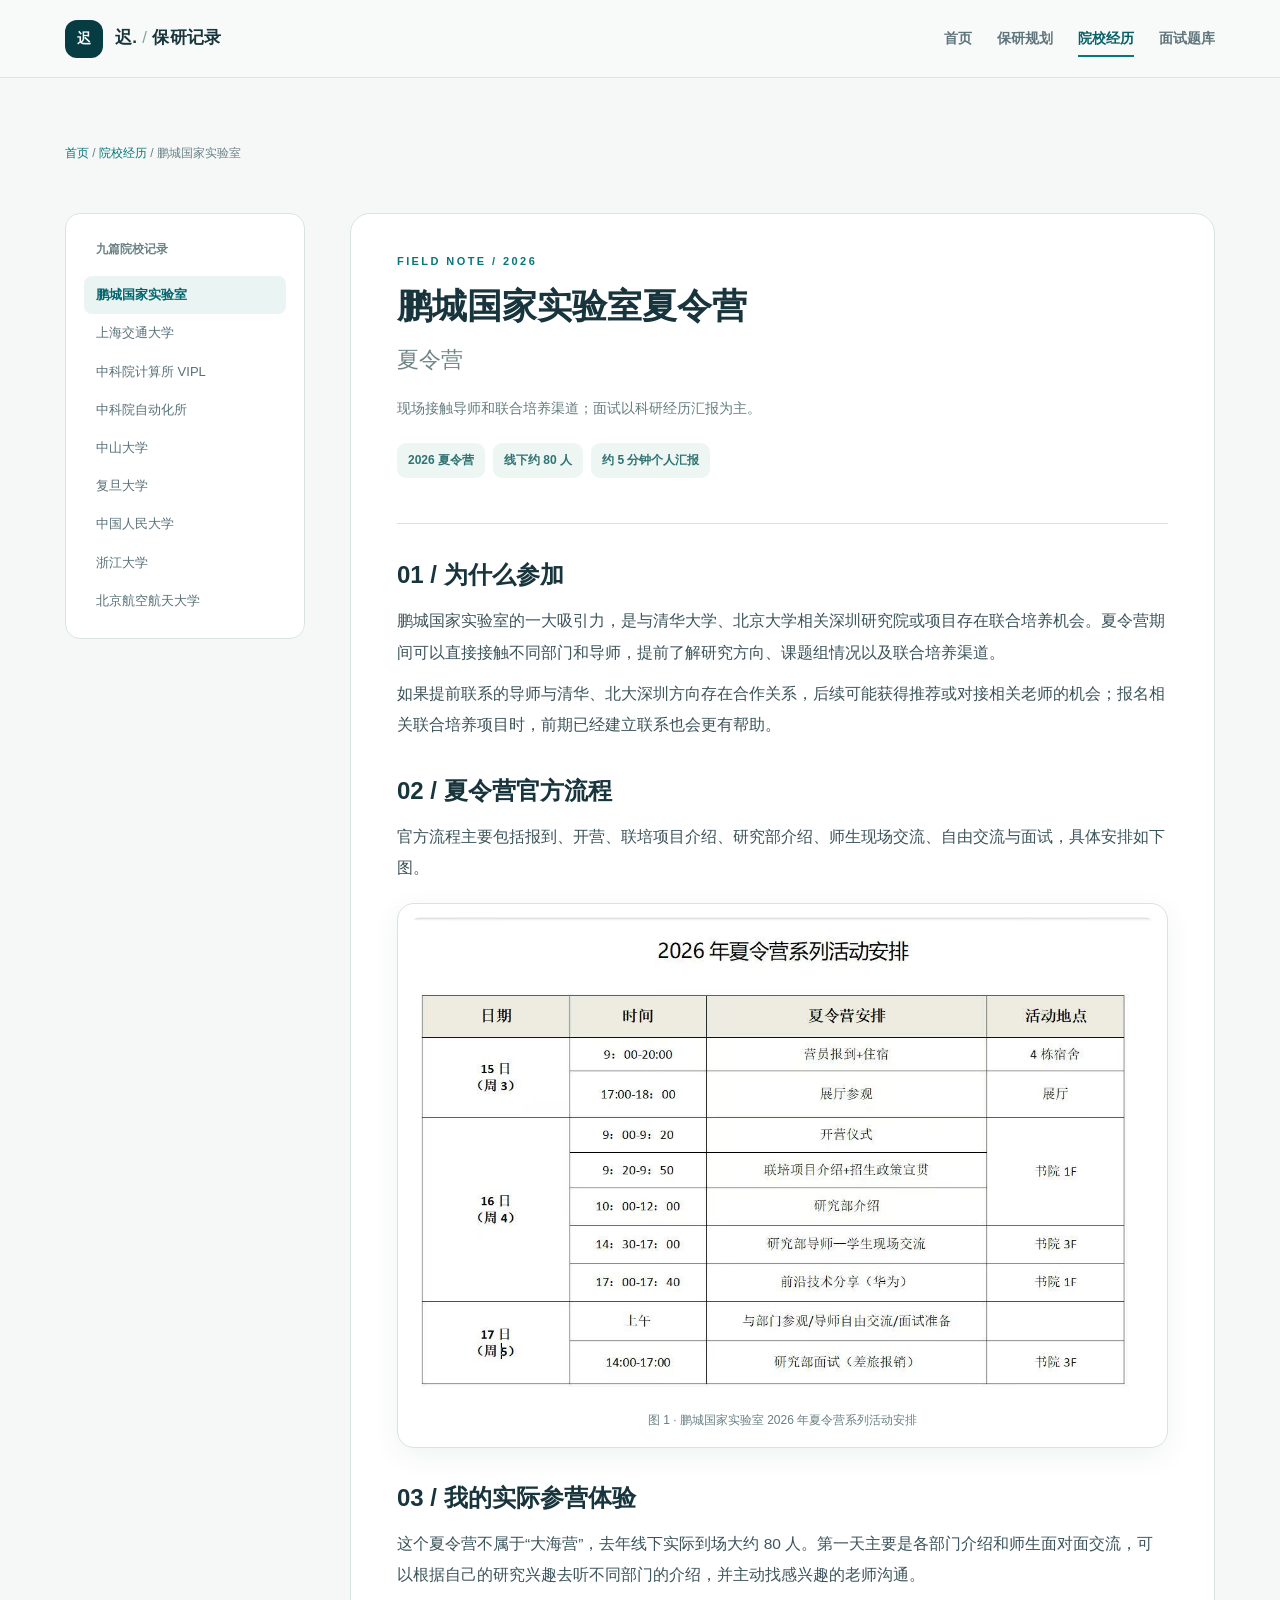
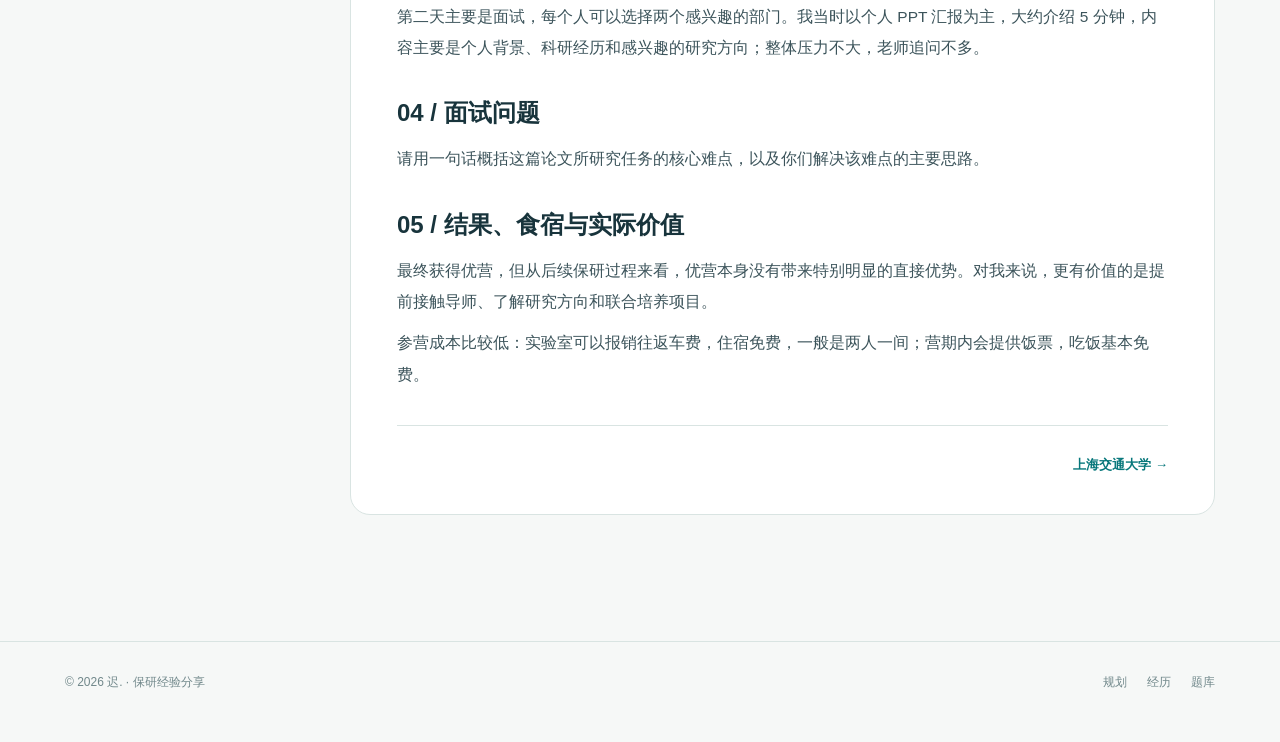
<file: schools/pcl.html>
<!DOCTYPE html>
<html lang="zh-CN"><head><meta charset="utf-8"/><meta content="width=device-width,initial-scale=1" name="viewport"/><meta content="现场接触导师和联合培养渠道；面试以科研经历汇报为主。" name="description"/><meta content="#f6f8f7" name="theme-color"/><title>鹏城国家实验室夏令营 · 夏令营 · 迟.</title><link href="../assets/favicon.svg" rel="icon" type="image/svg+xml"/><link href="../assets/style.css" rel="stylesheet"/></head><body><header class="site-header"><div class="container nav"><a aria-label="迟.的保研经验主页" class="brand" href="../index.html"><span class="brandmark">迟</span><span>迟. <span style="font-weight:400;color:#8ca1a2">/</span> 保研记录</span></a><button aria-controls="primary-menu" aria-expanded="false" aria-label="展开导航" class="mobile-toggle">☰</button><nav aria-label="主导航" class="nav-links" id="primary-menu"><a class="" href="../index.html">首页</a><a class="" href="../guide.html">保研规划</a><a class="active" href="../experience.html">院校经历</a><a class="" href="../questions.html">面试题库</a></nav></div></header><main id="main"><section class="page-hero" style="padding-bottom:18px"><div class="container"><div class="breadcrumb"><a href="../index.html">首页</a> / <a href="../experience.html">院校经历</a> / 鹏城国家实验室</div></div></section><section class="section tight"><div class="container article-layout"><aside aria-label="院校文章导航" class="sidebar"><div class="sidebar-title">九篇院校记录</div><a class="active" href="pcl.html">鹏城国家实验室</a><a class="" href="sjtu.html">上海交通大学</a><a class="" href="vipl.html">中科院计算所 VIPL</a><a class="" href="ia.html">中科院自动化所</a><a class="" href="sysu.html">中山大学</a><a class="" href="fudan.html">复旦大学</a><a class="" href="ruc.html">中国人民大学</a><a class="" href="zju.html">浙江大学</a><a class="" href="buaa.html">北京航空航天大学</a></aside><article class="article"><div class="article-head"><div class="eyebrow">FIELD NOTE / 2026</div><h1>鹏城国家实验室夏令营<br/><span style="font-weight:550;color:#708587;font-size:.63em">夏令营</span></h1><p class="article-note">现场接触导师和联合培养渠道；面试以科研经历汇报为主。</p><div class="fact-row"><span>2026 夏令营</span><span>线下约 80 人</span><span>约 5 分钟个人汇报</span></div></div><section class="anchor" id="part-1"><h2>01 / 为什么参加</h2><p>鹏城国家实验室的一大吸引力，是与清华大学、北京大学相关深圳研究院或项目存在联合培养机会。夏令营期间可以直接接触不同部门和导师，提前了解研究方向、课题组情况以及联合培养渠道。</p><p>如果提前联系的导师与清华、北大深圳方向存在合作关系，后续可能获得推荐或对接相关老师的机会；报名相关联合培养项目时，前期已经建立联系也会更有帮助。</p></section><section class="anchor" id="part-2"><h2>02 / 夏令营官方流程</h2><p>官方流程主要包括报到、开营、联培项目介绍、研究部介绍、师生现场交流、自由交流与面试，具体安排如下图。</p><figure class="media-figure"><img alt="图 1 · 鹏城国家实验室 2026 年夏令营系列活动安排" aria-label="点击放大：图 1 · 鹏城国家实验室 2026 年夏令营系列活动安排" class="zoomable" decoding="async" loading="lazy" role="button" src="../assets/figures/pcl-01.png" tabindex="0"/><figcaption>图 1 · 鹏城国家实验室 2026 年夏令营系列活动安排</figcaption></figure></section><section class="anchor" id="part-3"><h2>03 / 我的实际参营体验</h2><p>这个夏令营不属于“大海营”，去年线下实际到场大约 80 人。第一天主要是各部门介绍和师生面对面交流，可以根据自己的研究兴趣去听不同部门的介绍，并主动找感兴趣的老师沟通。</p><p>第二天主要是面试，每个人可以选择两个感兴趣的部门。我当时以个人 PPT 汇报为主，大约介绍 5 分钟，内容主要是个人背景、科研经历和感兴趣的研究方向；整体压力不大，老师追问不多。</p></section><section class="anchor" id="part-4"><h2>04 / 面试问题</h2><p>请用一句话概括这篇论文所研究任务的核心难点，以及你们解决该难点的主要思路。</p></section><section class="anchor" id="part-5"><h2>05 / 结果、食宿与实际价值</h2><p>最终获得优营，但从后续保研过程来看，优营本身没有带来特别明显的直接优势。对我来说，更有价值的是提前接触导师、了解研究方向和联合培养项目。</p><p>参营成本比较低：实验室可以报销往返车费，住宿免费，一般是两人一间；营期内会提供饭票，吃饭基本免费。</p></section><div class="article-nav"><span></span><a href="sjtu.html">上海交通大学 →</a></div></article></div></section></main><footer class="site-footer"><div class="container footer-inner"><div>© 2026 迟. · 保研经验分享</div><div class="footer-links"><a href="../guide.html">规划</a><a href="../experience.html">经历</a><a href="../questions.html">题库</a></div></div></footer><script defer="" src="../assets/data.js"></script><script defer="" src="../assets/main.js"></script></body></html>
</file>
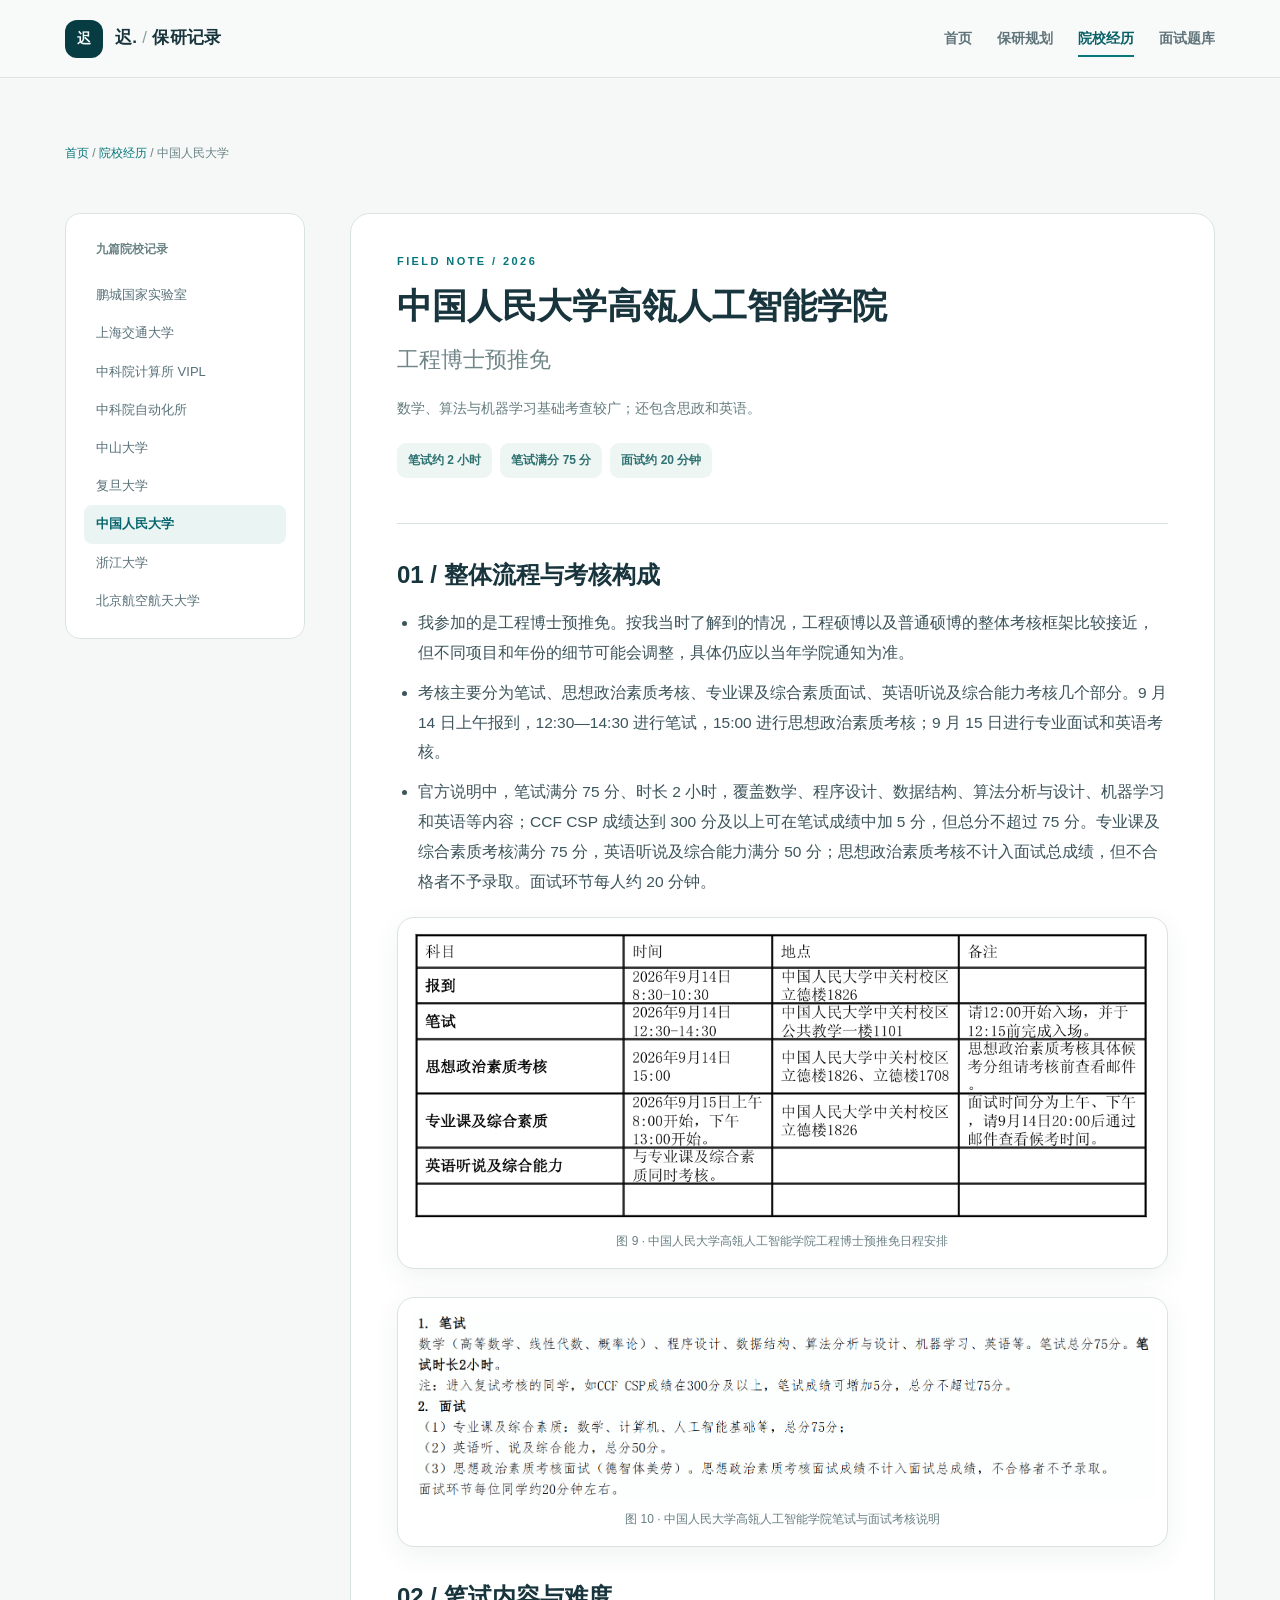
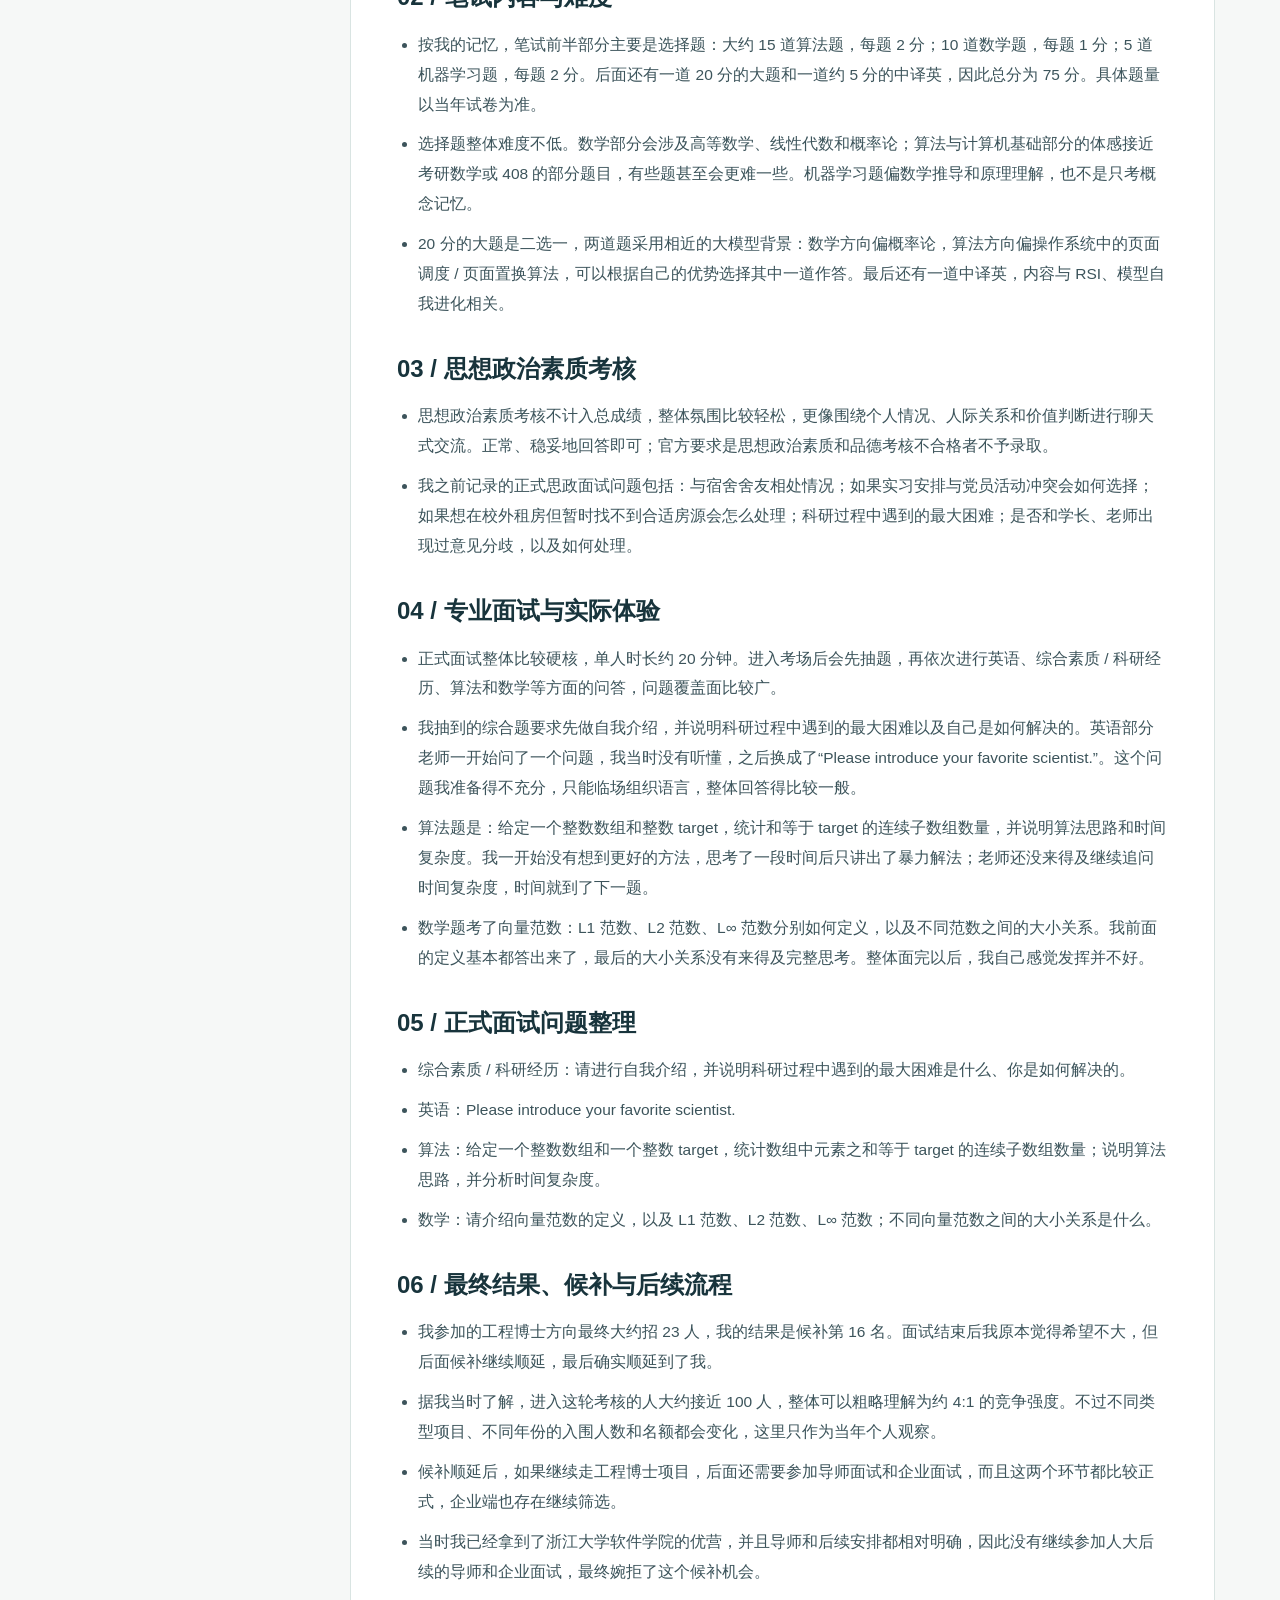
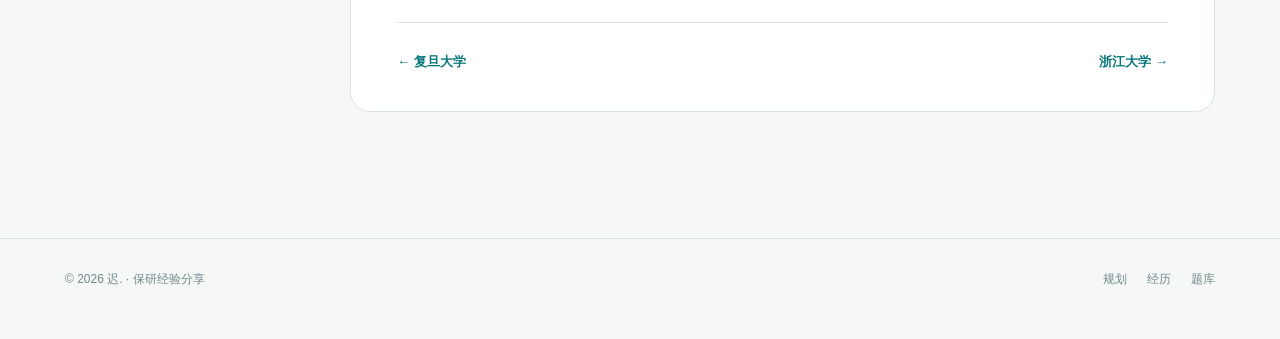
<file: schools/ruc.html>
<!DOCTYPE html>
<html lang="zh-CN"><head><meta charset="utf-8"/><meta content="width=device-width,initial-scale=1" name="viewport"/><meta content="数学、算法与机器学习基础考查较广；还包含思政和英语。" name="description"/><meta content="#f6f8f7" name="theme-color"/><title>中国人民大学高瓴人工智能学院 · 工程博士预推免 · 迟.</title><link href="../assets/favicon.svg" rel="icon" type="image/svg+xml"/><link href="../assets/style.css" rel="stylesheet"/></head><body><header class="site-header"><div class="container nav"><a aria-label="迟.的保研经验主页" class="brand" href="../index.html"><span class="brandmark">迟</span><span>迟. <span style="font-weight:400;color:#8ca1a2">/</span> 保研记录</span></a><button aria-controls="primary-menu" aria-expanded="false" aria-label="展开导航" class="mobile-toggle">☰</button><nav aria-label="主导航" class="nav-links" id="primary-menu"><a class="" href="../index.html">首页</a><a class="" href="../guide.html">保研规划</a><a class="active" href="../experience.html">院校经历</a><a class="" href="../questions.html">面试题库</a></nav></div></header><main id="main"><section class="page-hero" style="padding-bottom:18px"><div class="container"><div class="breadcrumb"><a href="../index.html">首页</a> / <a href="../experience.html">院校经历</a> / 中国人民大学</div></div></section><section class="section tight"><div class="container article-layout"><aside aria-label="院校文章导航" class="sidebar"><div class="sidebar-title">九篇院校记录</div><a class="" href="pcl.html">鹏城国家实验室</a><a class="" href="sjtu.html">上海交通大学</a><a class="" href="vipl.html">中科院计算所 VIPL</a><a class="" href="ia.html">中科院自动化所</a><a class="" href="sysu.html">中山大学</a><a class="" href="fudan.html">复旦大学</a><a class="active" href="ruc.html">中国人民大学</a><a class="" href="zju.html">浙江大学</a><a class="" href="buaa.html">北京航空航天大学</a></aside><article class="article"><div class="article-head"><div class="eyebrow">FIELD NOTE / 2026</div><h1>中国人民大学高瓴人工智能学院<br/><span style="font-weight:550;color:#708587;font-size:.63em">工程博士预推免</span></h1><p class="article-note">数学、算法与机器学习基础考查较广；还包含思政和英语。</p><div class="fact-row"><span>笔试约 2 小时</span><span>笔试满分 75 分</span><span>面试约 20 分钟</span></div></div><section class="anchor" id="part-1"><h2>01 / 整体流程与考核构成</h2><ul><li>我参加的是工程博士预推免。按我当时了解到的情况，工程硕博以及普通硕博的整体考核框架比较接近，但不同项目和年份的细节可能会调整，具体仍应以当年学院通知为准。</li><li>考核主要分为笔试、思想政治素质考核、专业课及综合素质面试、英语听说及综合能力考核几个部分。9 月 14 日上午报到，12:30—14:30 进行笔试，15:00 进行思想政治素质考核；9 月 15 日进行专业面试和英语考核。</li><li>官方说明中，笔试满分 75 分、时长 2 小时，覆盖数学、程序设计、数据结构、算法分析与设计、机器学习和英语等内容；CCF CSP 成绩达到 300 分及以上可在笔试成绩中加 5 分，但总分不超过 75 分。专业课及综合素质考核满分 75 分，英语听说及综合能力满分 50 分；思想政治素质考核不计入面试总成绩，但不合格者不予录取。面试环节每人约 20 分钟。</li></ul><figure class="media-figure"><img alt="图 9 · 中国人民大学高瓴人工智能学院工程博士预推免日程安排" aria-label="点击放大：图 9 · 中国人民大学高瓴人工智能学院工程博士预推免日程安排" class="zoomable" decoding="async" loading="lazy" role="button" src="../assets/figures/ruc-09.png" tabindex="0"/><figcaption>图 9 · 中国人民大学高瓴人工智能学院工程博士预推免日程安排</figcaption></figure><figure class="media-figure"><img alt="图 10 · 中国人民大学高瓴人工智能学院笔试与面试考核说明" aria-label="点击放大：图 10 · 中国人民大学高瓴人工智能学院笔试与面试考核说明" class="zoomable" decoding="async" loading="lazy" role="button" src="../assets/figures/ruc-10.png" tabindex="0"/><figcaption>图 10 · 中国人民大学高瓴人工智能学院笔试与面试考核说明</figcaption></figure></section><section class="anchor" id="part-2"><h2>02 / 笔试内容与难度</h2><ul><li>按我的记忆，笔试前半部分主要是选择题：大约 15 道算法题，每题 2 分；10 道数学题，每题 1 分；5 道机器学习题，每题 2 分。后面还有一道 20 分的大题和一道约 5 分的中译英，因此总分为 75 分。具体题量以当年试卷为准。</li><li>选择题整体难度不低。数学部分会涉及高等数学、线性代数和概率论；算法与计算机基础部分的体感接近考研数学或 408 的部分题目，有些题甚至会更难一些。机器学习题偏数学推导和原理理解，也不是只考概念记忆。</li><li>20 分的大题是二选一，两道题采用相近的大模型背景：数学方向偏概率论，算法方向偏操作系统中的页面调度 / 页面置换算法，可以根据自己的优势选择其中一道作答。最后还有一道中译英，内容与 RSI、模型自我进化相关。</li></ul></section><section class="anchor" id="part-3"><h2>03 / 思想政治素质考核</h2><ul><li>思想政治素质考核不计入总成绩，整体氛围比较轻松，更像围绕个人情况、人际关系和价值判断进行聊天式交流。正常、稳妥地回答即可；官方要求是思想政治素质和品德考核不合格者不予录取。</li><li>我之前记录的正式思政面试问题包括：与宿舍舍友相处情况；如果实习安排与党员活动冲突会如何选择；如果想在校外租房但暂时找不到合适房源会怎么处理；科研过程中遇到的最大困难；是否和学长、老师出现过意见分歧，以及如何处理。</li></ul></section><section class="anchor" id="part-4"><h2>04 / 专业面试与实际体验</h2><ul><li>正式面试整体比较硬核，单人时长约 20 分钟。进入考场后会先抽题，再依次进行英语、综合素质 / 科研经历、算法和数学等方面的问答，问题覆盖面比较广。</li><li>我抽到的综合题要求先做自我介绍，并说明科研过程中遇到的最大困难以及自己是如何解决的。英语部分老师一开始问了一个问题，我当时没有听懂，之后换成了“Please introduce your favorite scientist.”。这个问题我准备得不充分，只能临场组织语言，整体回答得比较一般。</li><li>算法题是：给定一个整数数组和整数 target，统计和等于 target 的连续子数组数量，并说明算法思路和时间复杂度。我一开始没有想到更好的方法，思考了一段时间后只讲出了暴力解法；老师还没来得及继续追问时间复杂度，时间就到了下一题。</li><li>数学题考了向量范数：L1 范数、L2 范数、L∞ 范数分别如何定义，以及不同范数之间的大小关系。我前面的定义基本都答出来了，最后的大小关系没有来得及完整思考。整体面完以后，我自己感觉发挥并不好。</li></ul></section><section class="anchor" id="part-5"><h2>05 / 正式面试问题整理</h2><ul><li>综合素质 / 科研经历：请进行自我介绍，并说明科研过程中遇到的最大困难是什么、你是如何解决的。</li><li>英语：Please introduce your favorite scientist.</li><li>算法：给定一个整数数组和一个整数 target，统计数组中元素之和等于 target 的连续子数组数量；说明算法思路，并分析时间复杂度。</li><li>数学：请介绍向量范数的定义，以及 L1 范数、L2 范数、L∞ 范数；不同向量范数之间的大小关系是什么。</li></ul></section><section class="anchor" id="part-6"><h2>06 / 最终结果、候补与后续流程</h2><ul><li>我参加的工程博士方向最终大约招 23 人，我的结果是候补第 16 名。面试结束后我原本觉得希望不大，但后面候补继续顺延，最后确实顺延到了我。</li><li>据我当时了解，进入这轮考核的人大约接近 100 人，整体可以粗略理解为约 4:1 的竞争强度。不过不同类型项目、不同年份的入围人数和名额都会变化，这里只作为当年个人观察。</li><li>候补顺延后，如果继续走工程博士项目，后面还需要参加导师面试和企业面试，而且这两个环节都比较正式，企业端也存在继续筛选。</li><li>当时我已经拿到了浙江大学软件学院的优营，并且导师和后续安排都相对明确，因此没有继续参加人大后续的导师和企业面试，最终婉拒了这个候补机会。</li></ul></section><div class="article-nav"><a href="fudan.html">← 复旦大学</a><a href="zju.html">浙江大学 →</a></div></article></div></section></main><footer class="site-footer"><div class="container footer-inner"><div>© 2026 迟. · 保研经验分享</div><div class="footer-links"><a href="../guide.html">规划</a><a href="../experience.html">经历</a><a href="../questions.html">题库</a></div></div></footer><script defer="" src="../assets/data.js"></script><script defer="" src="../assets/main.js"></script></body></html>
</file>
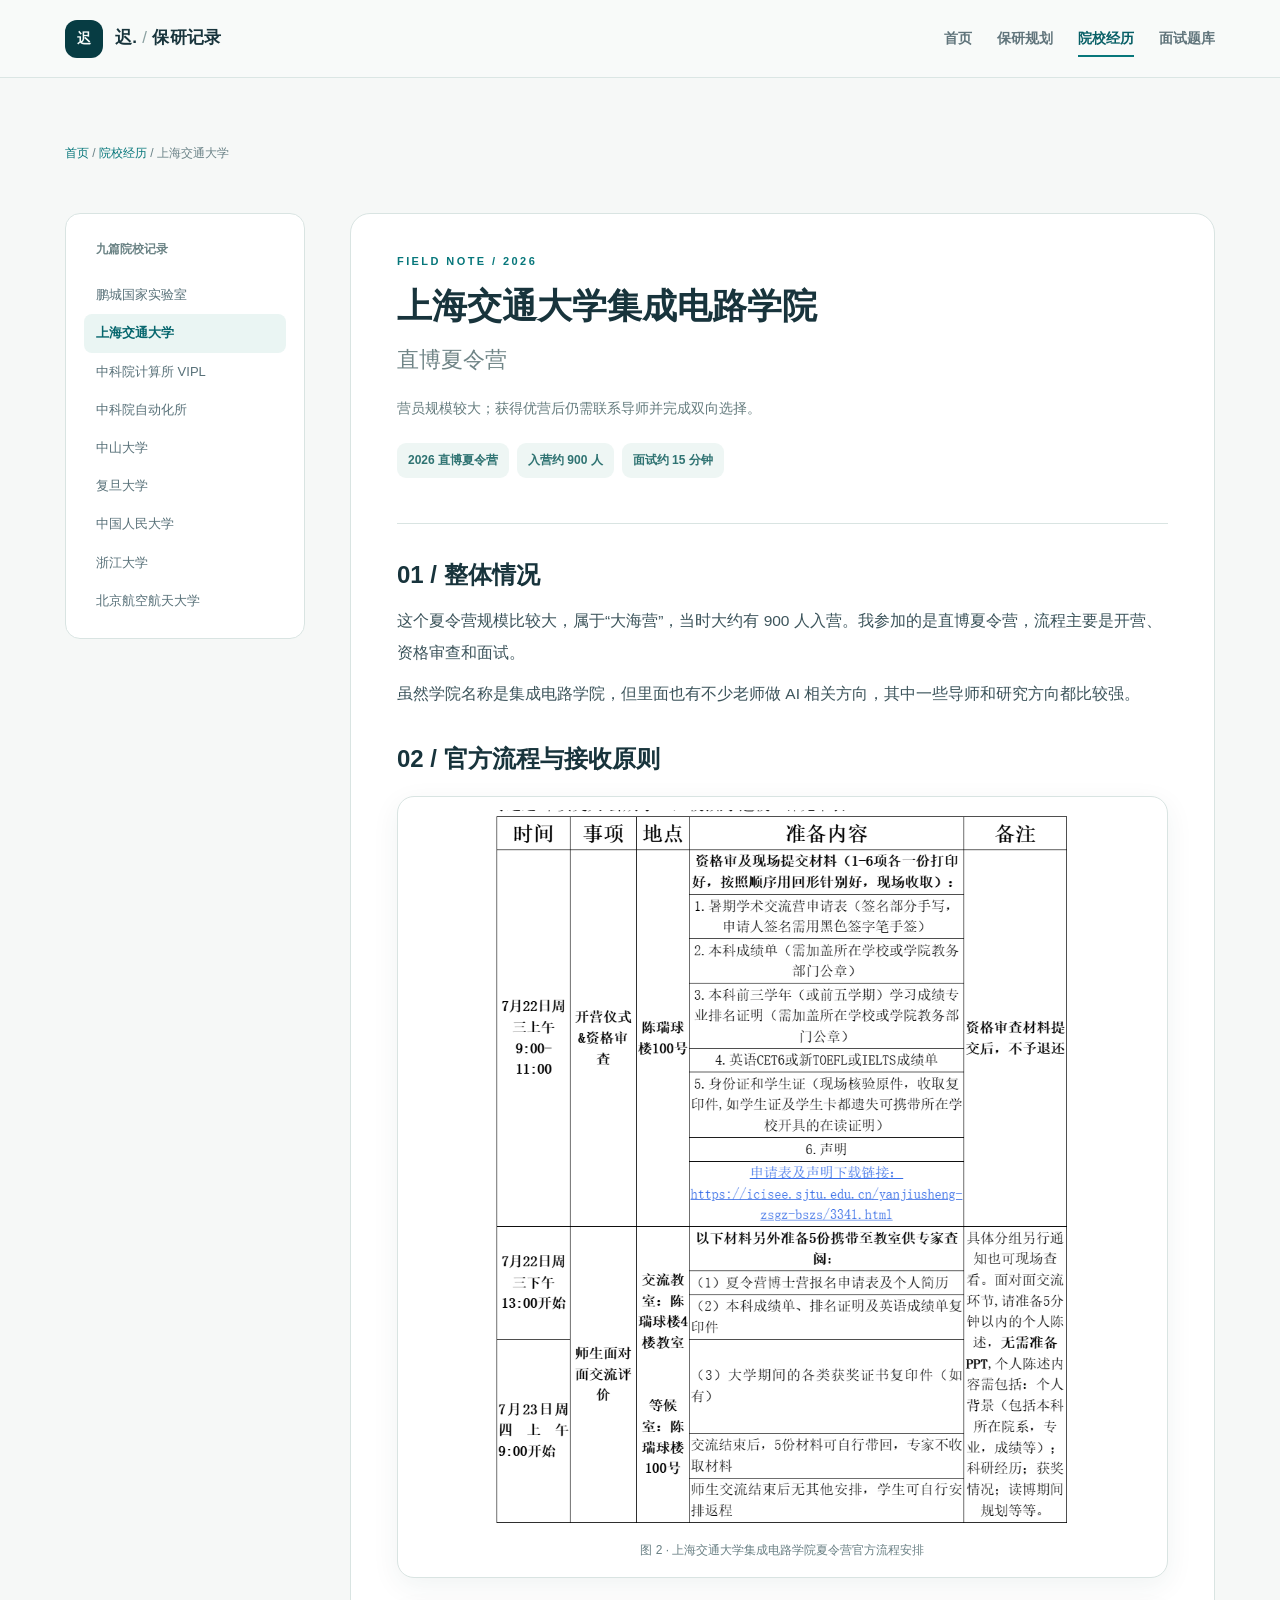
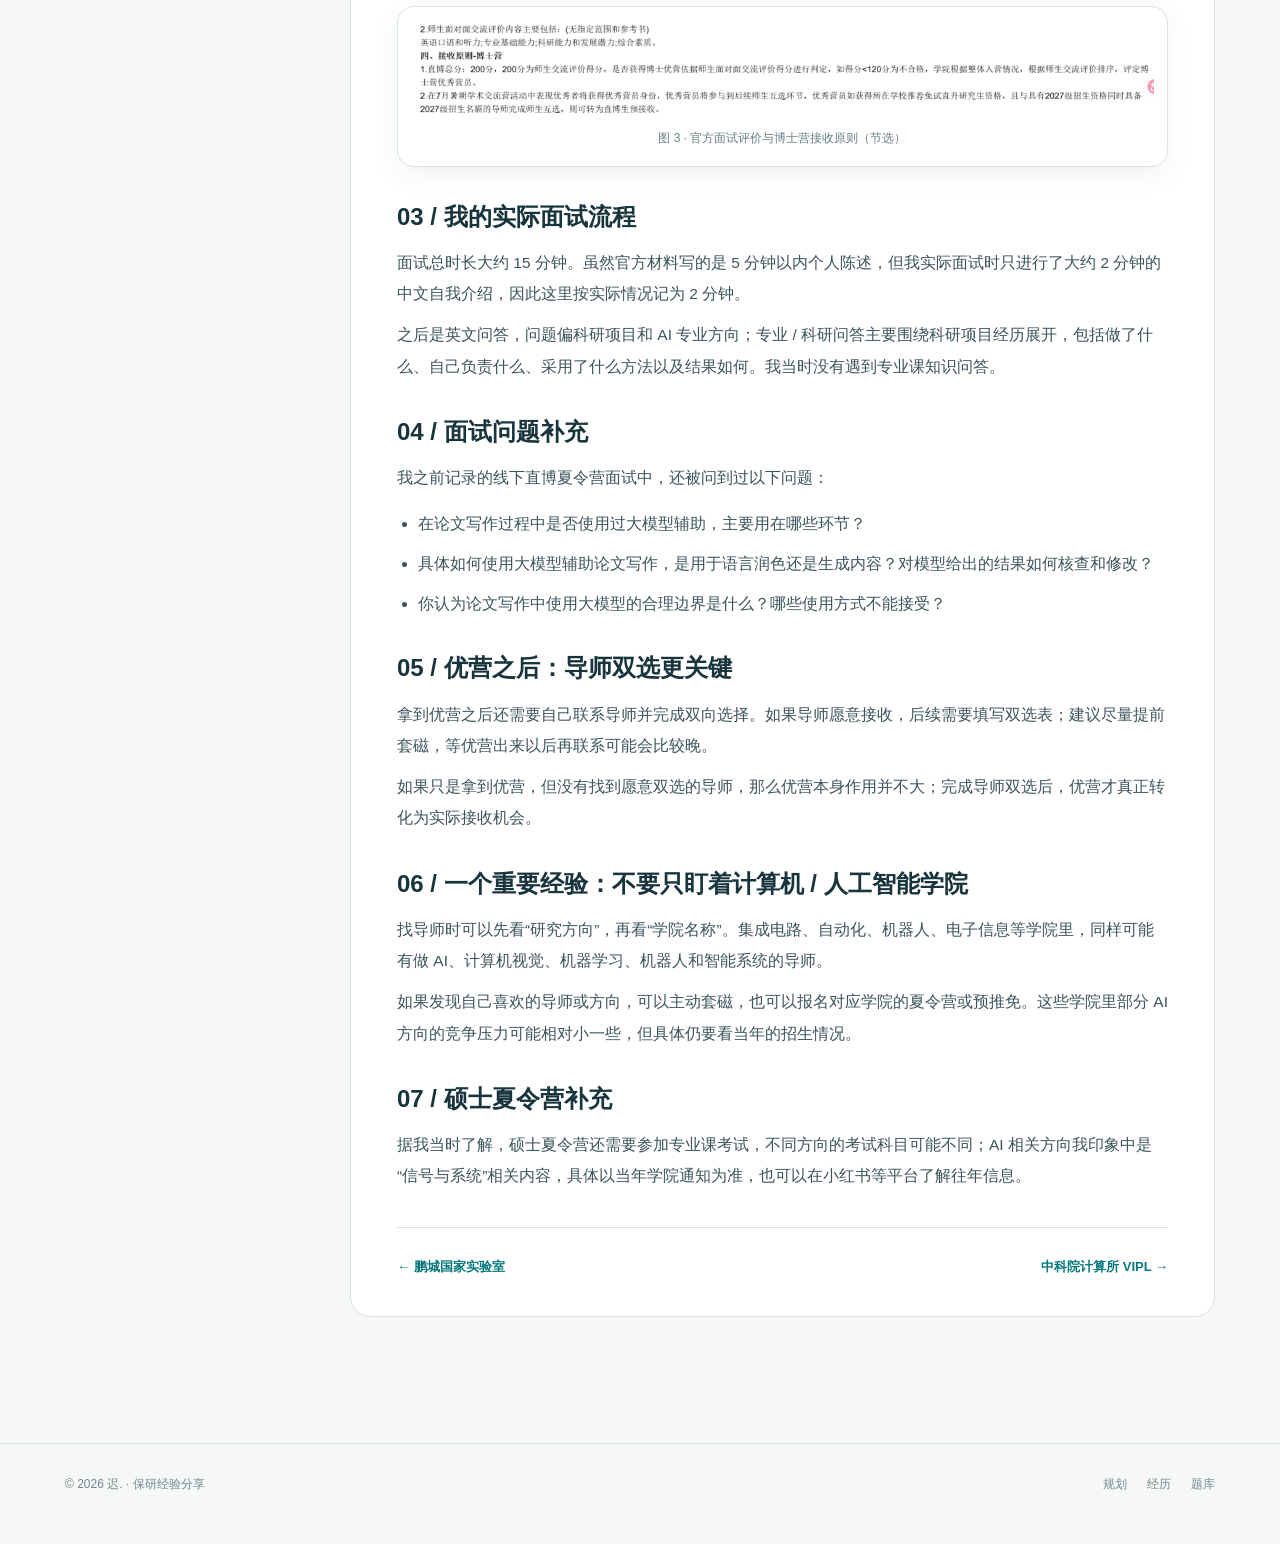
<file: schools/sjtu.html>
<!DOCTYPE html>
<html lang="zh-CN"><head><meta charset="utf-8"/><meta content="width=device-width,initial-scale=1" name="viewport"/><meta content="营员规模较大；获得优营后仍需联系导师并完成双向选择。" name="description"/><meta content="#f6f8f7" name="theme-color"/><title>上海交通大学集成电路学院 · 直博夏令营 · 迟.</title><link href="../assets/favicon.svg" rel="icon" type="image/svg+xml"/><link href="../assets/style.css" rel="stylesheet"/></head><body><header class="site-header"><div class="container nav"><a aria-label="迟.的保研经验主页" class="brand" href="../index.html"><span class="brandmark">迟</span><span>迟. <span style="font-weight:400;color:#8ca1a2">/</span> 保研记录</span></a><button aria-controls="primary-menu" aria-expanded="false" aria-label="展开导航" class="mobile-toggle">☰</button><nav aria-label="主导航" class="nav-links" id="primary-menu"><a class="" href="../index.html">首页</a><a class="" href="../guide.html">保研规划</a><a class="active" href="../experience.html">院校经历</a><a class="" href="../questions.html">面试题库</a></nav></div></header><main id="main"><section class="page-hero" style="padding-bottom:18px"><div class="container"><div class="breadcrumb"><a href="../index.html">首页</a> / <a href="../experience.html">院校经历</a> / 上海交通大学</div></div></section><section class="section tight"><div class="container article-layout"><aside aria-label="院校文章导航" class="sidebar"><div class="sidebar-title">九篇院校记录</div><a class="" href="pcl.html">鹏城国家实验室</a><a class="active" href="sjtu.html">上海交通大学</a><a class="" href="vipl.html">中科院计算所 VIPL</a><a class="" href="ia.html">中科院自动化所</a><a class="" href="sysu.html">中山大学</a><a class="" href="fudan.html">复旦大学</a><a class="" href="ruc.html">中国人民大学</a><a class="" href="zju.html">浙江大学</a><a class="" href="buaa.html">北京航空航天大学</a></aside><article class="article"><div class="article-head"><div class="eyebrow">FIELD NOTE / 2026</div><h1>上海交通大学集成电路学院<br/><span style="font-weight:550;color:#708587;font-size:.63em">直博夏令营</span></h1><p class="article-note">营员规模较大；获得优营后仍需联系导师并完成双向选择。</p><div class="fact-row"><span>2026 直博夏令营</span><span>入营约 900 人</span><span>面试约 15 分钟</span></div></div><section class="anchor" id="part-1"><h2>01 / 整体情况</h2><p>这个夏令营规模比较大，属于“大海营”，当时大约有 900 人入营。我参加的是直博夏令营，流程主要是开营、资格审查和面试。</p><p>虽然学院名称是集成电路学院，但里面也有不少老师做 AI 相关方向，其中一些导师和研究方向都比较强。</p></section><section class="anchor" id="part-2"><h2>02 / 官方流程与接收原则</h2><figure class="media-figure"><img alt="图 2 · 上海交通大学集成电路学院夏令营官方流程安排" aria-label="点击放大：图 2 · 上海交通大学集成电路学院夏令营官方流程安排" class="zoomable" decoding="async" loading="lazy" role="button" src="../assets/figures/sjtu-02.png" tabindex="0"/><figcaption>图 2 · 上海交通大学集成电路学院夏令营官方流程安排</figcaption></figure><figure class="media-figure"><img alt="图 3 · 官方面试评价与博士营接收原则（节选）" aria-label="点击放大：图 3 · 官方面试评价与博士营接收原则（节选）" class="zoomable" decoding="async" loading="lazy" role="button" src="../assets/figures/sjtu-03.png" tabindex="0"/><figcaption>图 3 · 官方面试评价与博士营接收原则（节选）</figcaption></figure></section><section class="anchor" id="part-3"><h2>03 / 我的实际面试流程</h2><p>面试总时长大约 15 分钟。虽然官方材料写的是 5 分钟以内个人陈述，但我实际面试时只进行了大约 2 分钟的中文自我介绍，因此这里按实际情况记为 2 分钟。</p><p>之后是英文问答，问题偏科研项目和 AI 专业方向；专业 / 科研问答主要围绕科研项目经历展开，包括做了什么、自己负责什么、采用了什么方法以及结果如何。我当时没有遇到专业课知识问答。</p></section><section class="anchor" id="part-4"><h2>04 / 面试问题补充</h2><p>我之前记录的线下直博夏令营面试中，还被问到过以下问题：</p><ul><li>在论文写作过程中是否使用过大模型辅助，主要用在哪些环节？</li><li>具体如何使用大模型辅助论文写作，是用于语言润色还是生成内容？对模型给出的结果如何核查和修改？</li><li>你认为论文写作中使用大模型的合理边界是什么？哪些使用方式不能接受？</li></ul></section><section class="anchor" id="part-5"><h2>05 / 优营之后：导师双选更关键</h2><p>拿到优营之后还需要自己联系导师并完成双向选择。如果导师愿意接收，后续需要填写双选表；建议尽量提前套磁，等优营出来以后再联系可能会比较晚。</p><p>如果只是拿到优营，但没有找到愿意双选的导师，那么优营本身作用并不大；完成导师双选后，优营才真正转化为实际接收机会。</p></section><section class="anchor" id="part-6"><h2>06 / 一个重要经验：不要只盯着计算机 / 人工智能学院</h2><p>找导师时可以先看“研究方向”，再看“学院名称”。集成电路、自动化、机器人、电子信息等学院里，同样可能有做 AI、计算机视觉、机器学习、机器人和智能系统的导师。</p><p>如果发现自己喜欢的导师或方向，可以主动套磁，也可以报名对应学院的夏令营或预推免。这些学院里部分 AI 方向的竞争压力可能相对小一些，但具体仍要看当年的招生情况。</p></section><section class="anchor" id="part-7"><h2>07 / 硕士夏令营补充</h2><p>据我当时了解，硕士夏令营还需要参加专业课考试，不同方向的考试科目可能不同；AI 相关方向我印象中是“信号与系统”相关内容，具体以当年学院通知为准，也可以在小红书等平台了解往年信息。</p></section><div class="article-nav"><a href="pcl.html">← 鹏城国家实验室</a><a href="vipl.html">中科院计算所 VIPL →</a></div></article></div></section></main><footer class="site-footer"><div class="container footer-inner"><div>© 2026 迟. · 保研经验分享</div><div class="footer-links"><a href="../guide.html">规划</a><a href="../experience.html">经历</a><a href="../questions.html">题库</a></div></div></footer><script defer="" src="../assets/data.js"></script><script defer="" src="../assets/main.js"></script></body></html>
</file>
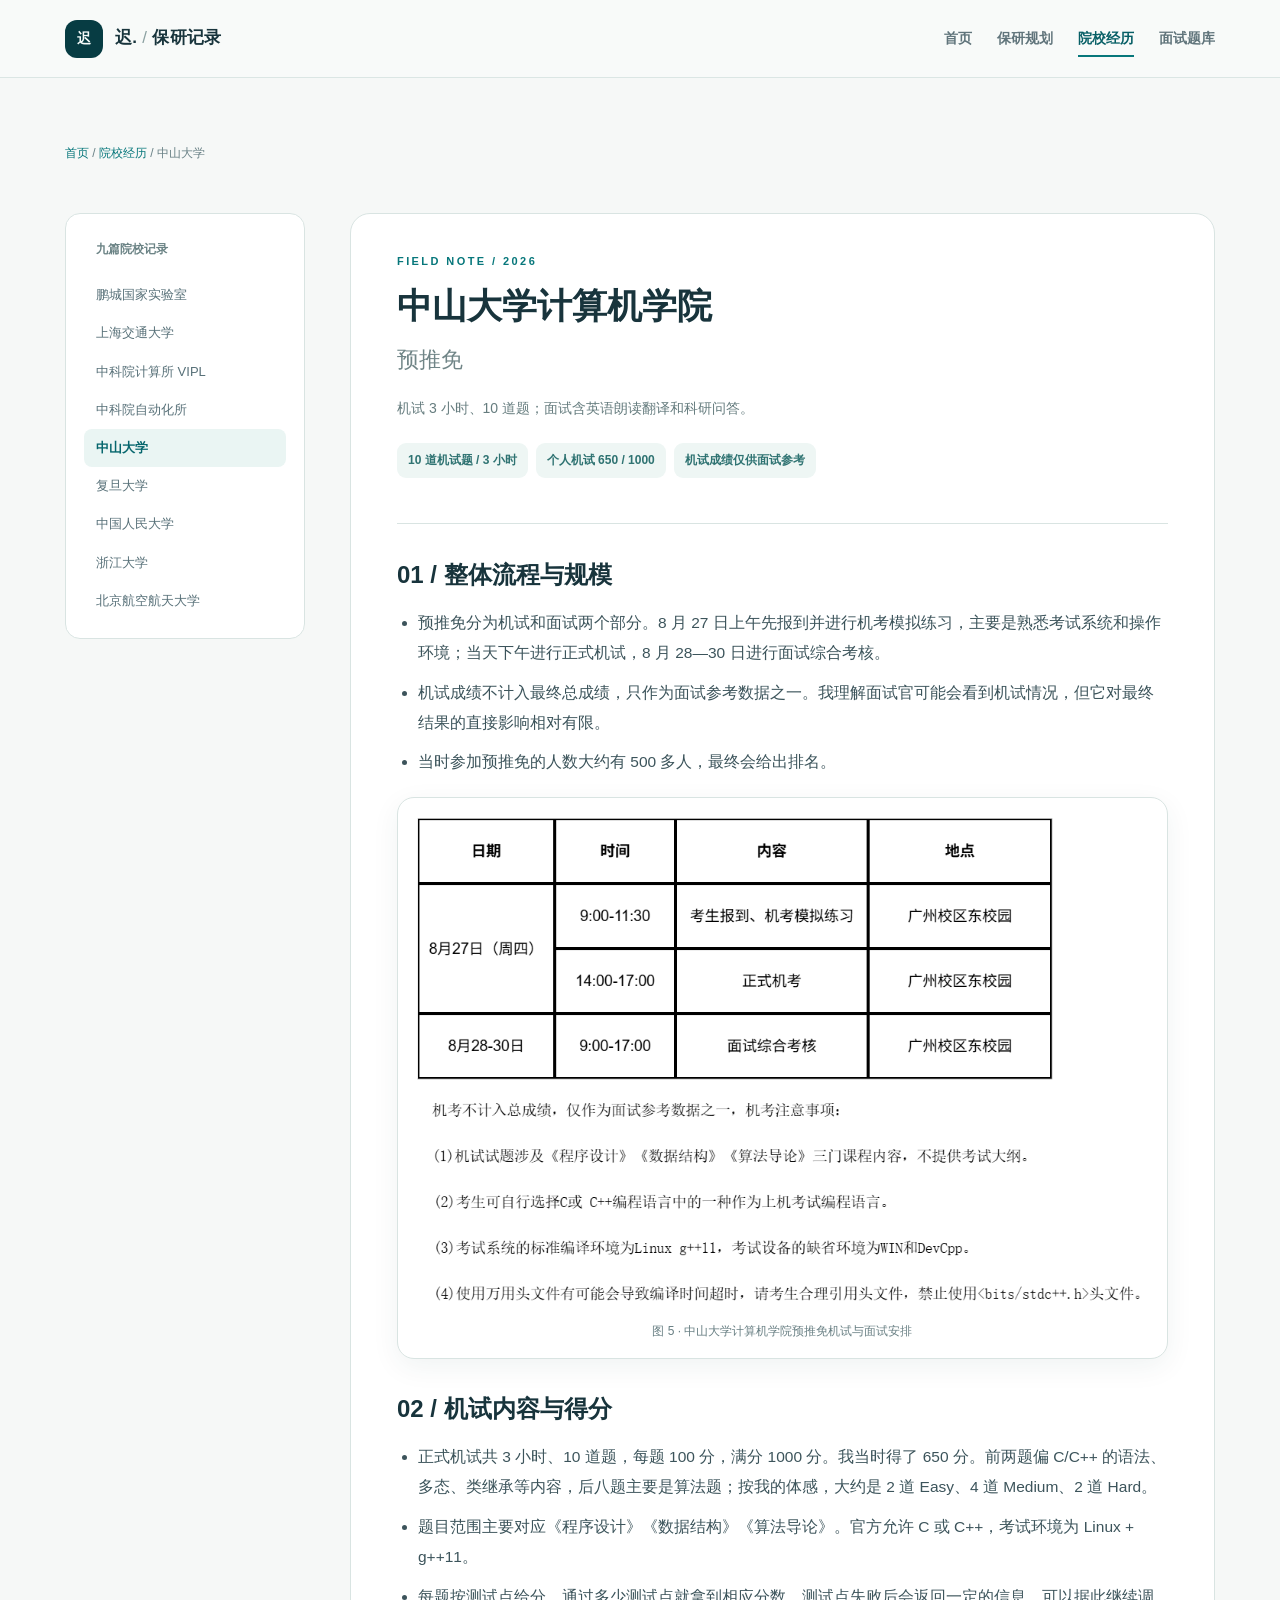
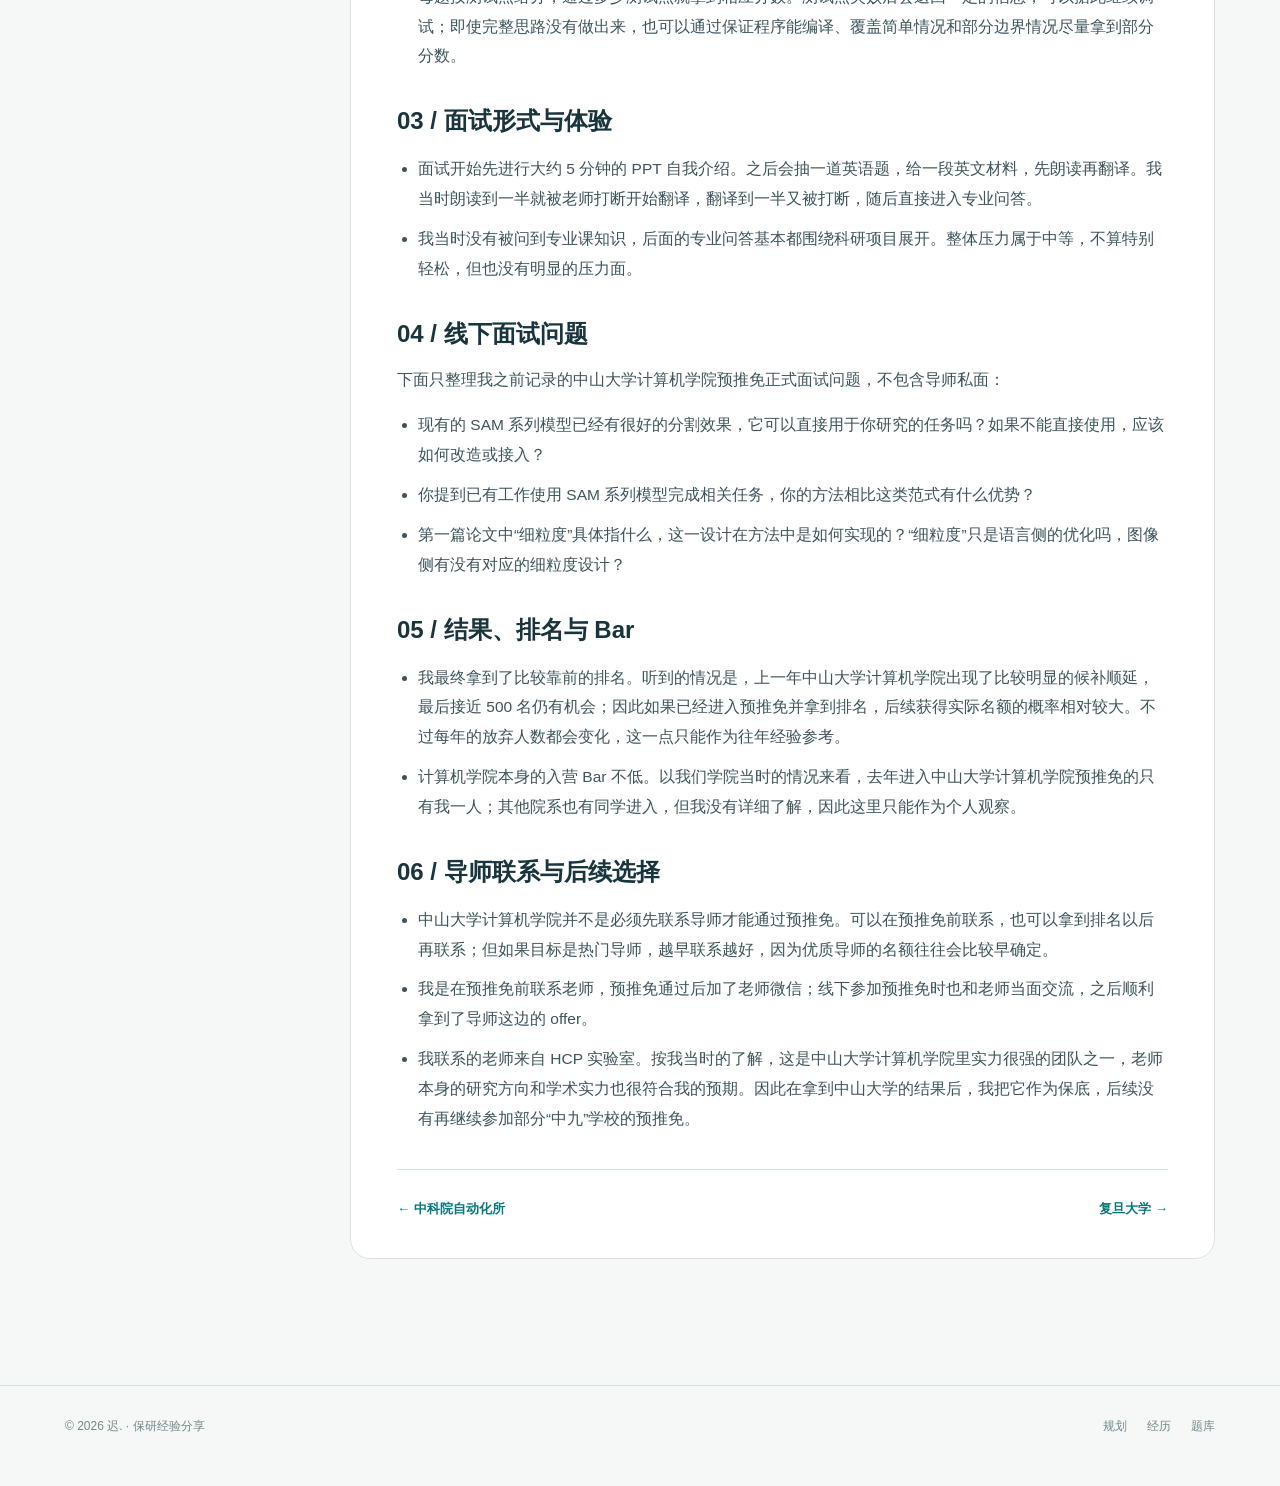
<file: schools/sysu.html>
<!DOCTYPE html>
<html lang="zh-CN"><head><meta charset="utf-8"/><meta content="width=device-width,initial-scale=1" name="viewport"/><meta content="机试 3 小时、10 道题；面试含英语朗读翻译和科研问答。" name="description"/><meta content="#f6f8f7" name="theme-color"/><title>中山大学计算机学院 · 预推免 · 迟.</title><link href="../assets/favicon.svg" rel="icon" type="image/svg+xml"/><link href="../assets/style.css" rel="stylesheet"/></head><body><header class="site-header"><div class="container nav"><a aria-label="迟.的保研经验主页" class="brand" href="../index.html"><span class="brandmark">迟</span><span>迟. <span style="font-weight:400;color:#8ca1a2">/</span> 保研记录</span></a><button aria-controls="primary-menu" aria-expanded="false" aria-label="展开导航" class="mobile-toggle">☰</button><nav aria-label="主导航" class="nav-links" id="primary-menu"><a class="" href="../index.html">首页</a><a class="" href="../guide.html">保研规划</a><a class="active" href="../experience.html">院校经历</a><a class="" href="../questions.html">面试题库</a></nav></div></header><main id="main"><section class="page-hero" style="padding-bottom:18px"><div class="container"><div class="breadcrumb"><a href="../index.html">首页</a> / <a href="../experience.html">院校经历</a> / 中山大学</div></div></section><section class="section tight"><div class="container article-layout"><aside aria-label="院校文章导航" class="sidebar"><div class="sidebar-title">九篇院校记录</div><a class="" href="pcl.html">鹏城国家实验室</a><a class="" href="sjtu.html">上海交通大学</a><a class="" href="vipl.html">中科院计算所 VIPL</a><a class="" href="ia.html">中科院自动化所</a><a class="active" href="sysu.html">中山大学</a><a class="" href="fudan.html">复旦大学</a><a class="" href="ruc.html">中国人民大学</a><a class="" href="zju.html">浙江大学</a><a class="" href="buaa.html">北京航空航天大学</a></aside><article class="article"><div class="article-head"><div class="eyebrow">FIELD NOTE / 2026</div><h1>中山大学计算机学院<br/><span style="font-weight:550;color:#708587;font-size:.63em">预推免</span></h1><p class="article-note">机试 3 小时、10 道题；面试含英语朗读翻译和科研问答。</p><div class="fact-row"><span>10 道机试题 / 3 小时</span><span>个人机试 650 / 1000</span><span>机试成绩仅供面试参考</span></div></div><section class="anchor" id="part-1"><h2>01 / 整体流程与规模</h2><ul><li>预推免分为机试和面试两个部分。8 月 27 日上午先报到并进行机考模拟练习，主要是熟悉考试系统和操作环境；当天下午进行正式机试，8 月 28—30 日进行面试综合考核。</li><li>机试成绩不计入最终总成绩，只作为面试参考数据之一。我理解面试官可能会看到机试情况，但它对最终结果的直接影响相对有限。</li><li>当时参加预推免的人数大约有 500 多人，最终会给出排名。</li></ul><figure class="media-figure"><img alt="图 5 · 中山大学计算机学院预推免机试与面试安排" aria-label="点击放大：图 5 · 中山大学计算机学院预推免机试与面试安排" class="zoomable" decoding="async" loading="lazy" role="button" src="../assets/figures/sysu-05.png" tabindex="0"/><figcaption>图 5 · 中山大学计算机学院预推免机试与面试安排</figcaption></figure></section><section class="anchor" id="part-2"><h2>02 / 机试内容与得分</h2><ul><li>正式机试共 3 小时、10 道题，每题 100 分，满分 1000 分。我当时得了 650 分。前两题偏 C/C++ 的语法、多态、类继承等内容，后八题主要是算法题；按我的体感，大约是 2 道 Easy、4 道 Medium、2 道 Hard。</li><li>题目范围主要对应《程序设计》《数据结构》《算法导论》。官方允许 C 或 C++，考试环境为 Linux + g++11。</li><li>每题按测试点给分，通过多少测试点就拿到相应分数。测试点失败后会返回一定的信息，可以据此继续调试；即使完整思路没有做出来，也可以通过保证程序能编译、覆盖简单情况和部分边界情况尽量拿到部分分数。</li></ul></section><section class="anchor" id="part-3"><h2>03 / 面试形式与体验</h2><ul><li>面试开始先进行大约 5 分钟的 PPT 自我介绍。之后会抽一道英语题，给一段英文材料，先朗读再翻译。我当时朗读到一半就被老师打断开始翻译，翻译到一半又被打断，随后直接进入专业问答。</li><li>我当时没有被问到专业课知识，后面的专业问答基本都围绕科研项目展开。整体压力属于中等，不算特别轻松，但也没有明显的压力面。</li></ul></section><section class="anchor" id="part-4"><h2>04 / 线下面试问题</h2><p>下面只整理我之前记录的中山大学计算机学院预推免正式面试问题，不包含导师私面：</p><ul><li>现有的 SAM 系列模型已经有很好的分割效果，它可以直接用于你研究的任务吗？如果不能直接使用，应该如何改造或接入？</li><li>你提到已有工作使用 SAM 系列模型完成相关任务，你的方法相比这类范式有什么优势？</li><li>第一篇论文中“细粒度”具体指什么，这一设计在方法中是如何实现的？“细粒度”只是语言侧的优化吗，图像侧有没有对应的细粒度设计？</li></ul></section><section class="anchor" id="part-5"><h2>05 / 结果、排名与 Bar</h2><ul><li>我最终拿到了比较靠前的排名。听到的情况是，上一年中山大学计算机学院出现了比较明显的候补顺延，最后接近 500 名仍有机会；因此如果已经进入预推免并拿到排名，后续获得实际名额的概率相对较大。不过每年的放弃人数都会变化，这一点只能作为往年经验参考。</li><li>计算机学院本身的入营 Bar 不低。以我们学院当时的情况来看，去年进入中山大学计算机学院预推免的只有我一人；其他院系也有同学进入，但我没有详细了解，因此这里只能作为个人观察。</li></ul></section><section class="anchor" id="part-6"><h2>06 / 导师联系与后续选择</h2><ul><li>中山大学计算机学院并不是必须先联系导师才能通过预推免。可以在预推免前联系，也可以拿到排名以后再联系；但如果目标是热门导师，越早联系越好，因为优质导师的名额往往会比较早确定。</li><li>我是在预推免前联系老师，预推免通过后加了老师微信；线下参加预推免时也和老师当面交流，之后顺利拿到了导师这边的 offer。</li><li>我联系的老师来自 HCP 实验室。按我当时的了解，这是中山大学计算机学院里实力很强的团队之一，老师本身的研究方向和学术实力也很符合我的预期。因此在拿到中山大学的结果后，我把它作为保底，后续没有再继续参加部分“中九”学校的预推免。</li></ul></section><div class="article-nav"><a href="ia.html">← 中科院自动化所</a><a href="fudan.html">复旦大学 →</a></div></article></div></section></main><footer class="site-footer"><div class="container footer-inner"><div>© 2026 迟. · 保研经验分享</div><div class="footer-links"><a href="../guide.html">规划</a><a href="../experience.html">经历</a><a href="../questions.html">题库</a></div></div></footer><script defer="" src="../assets/data.js"></script><script defer="" src="../assets/main.js"></script></body></html>
</file>
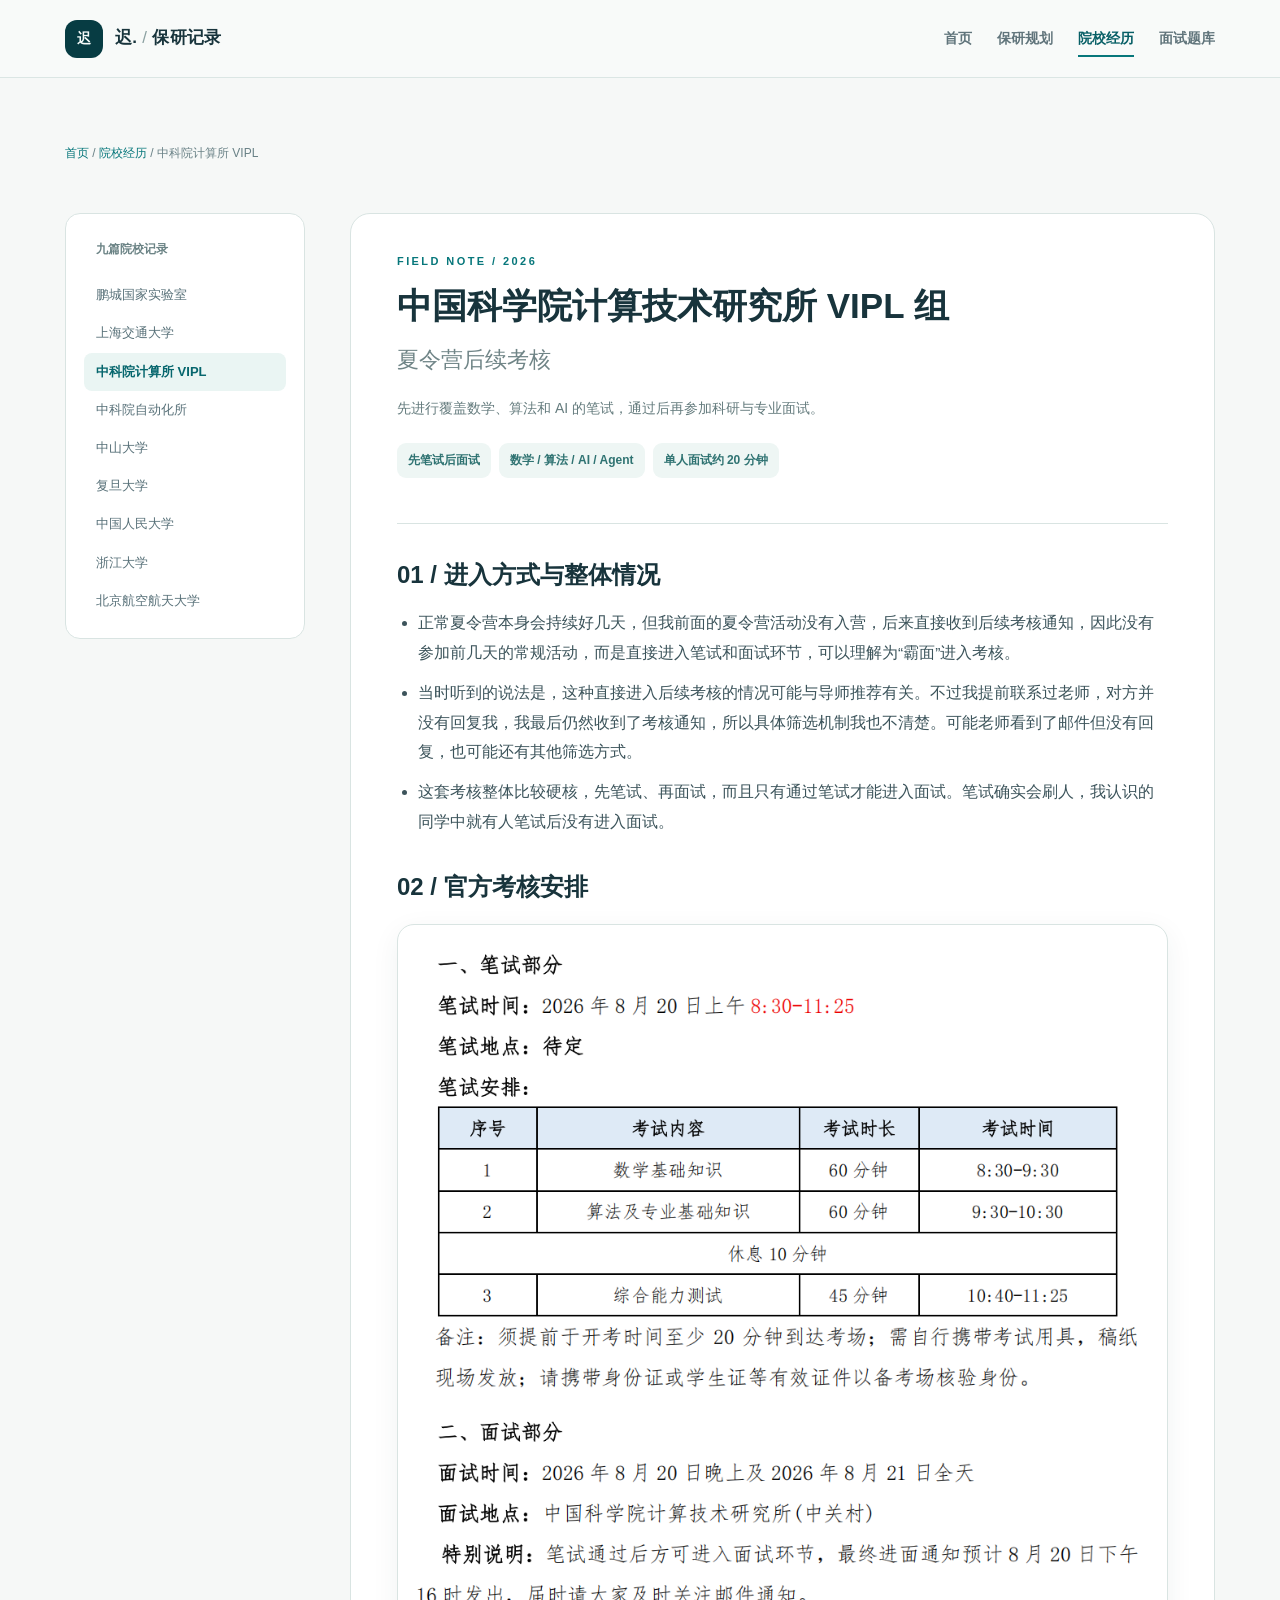
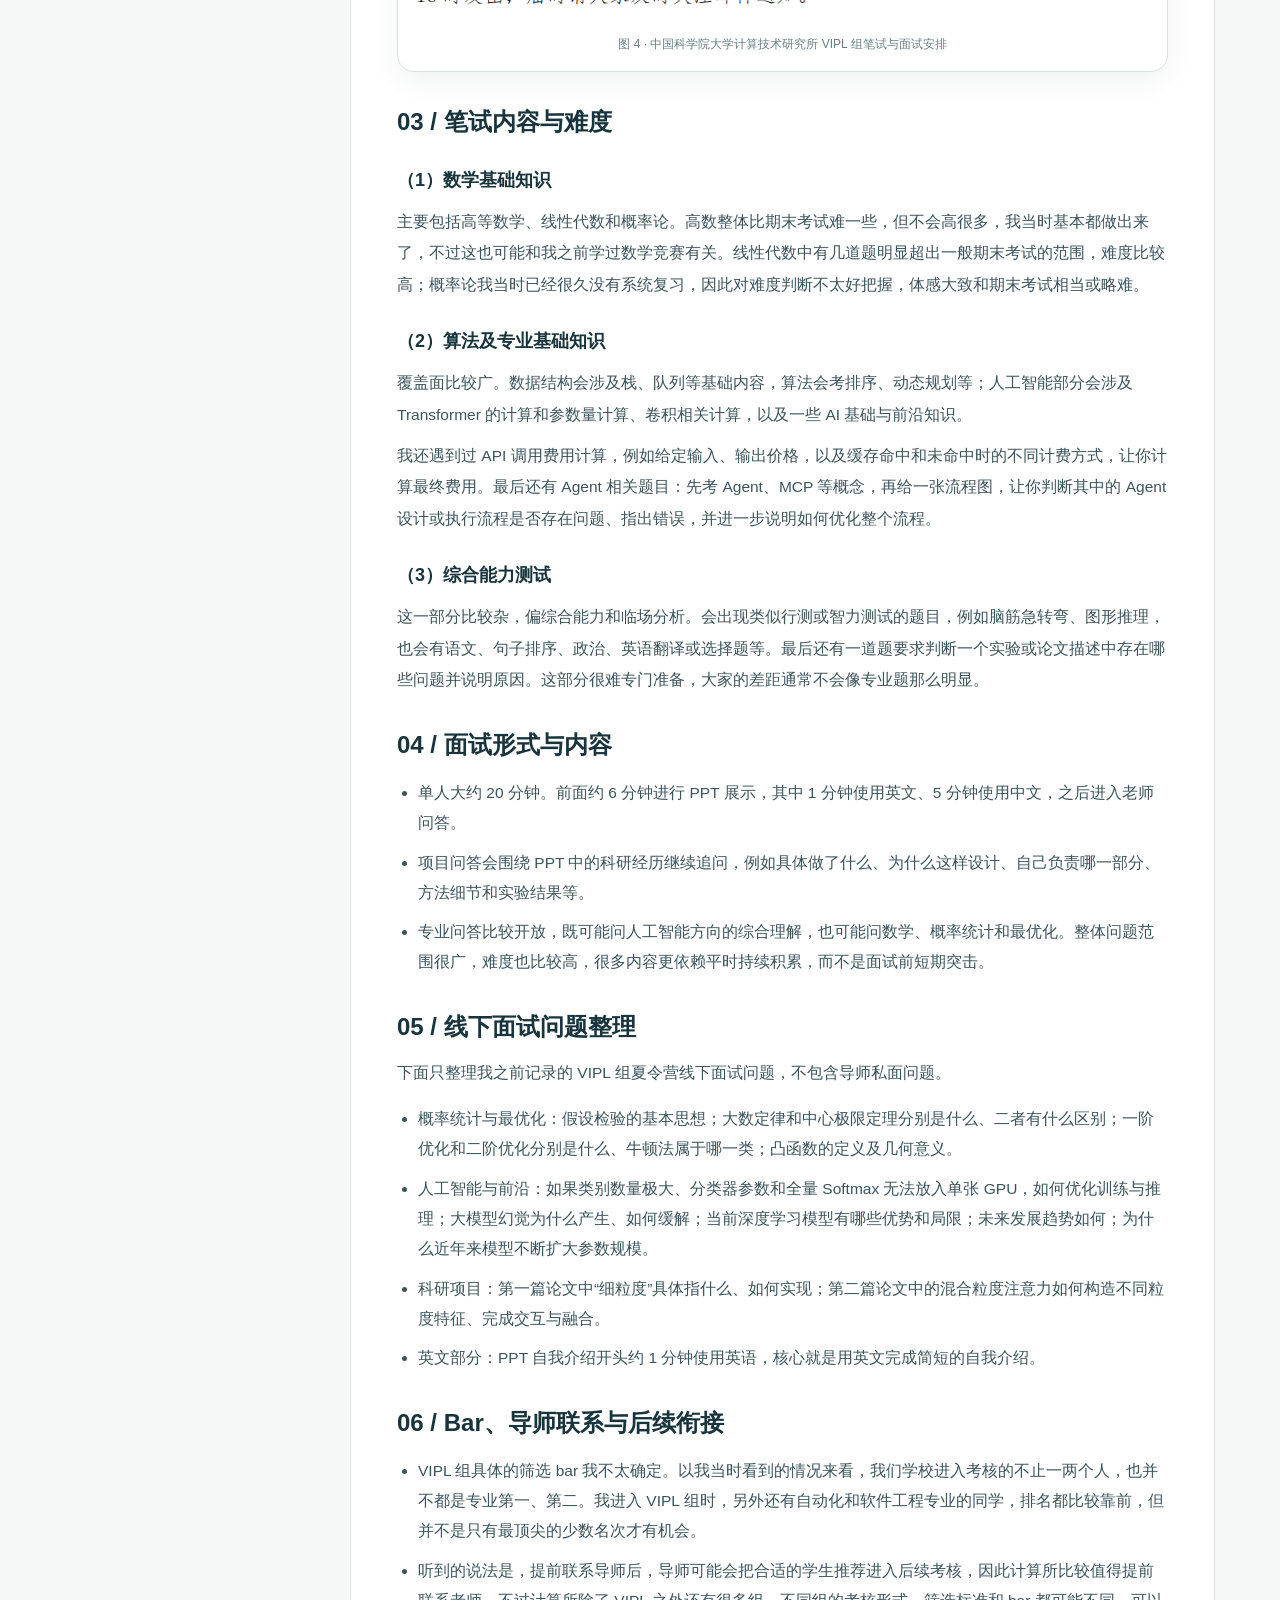
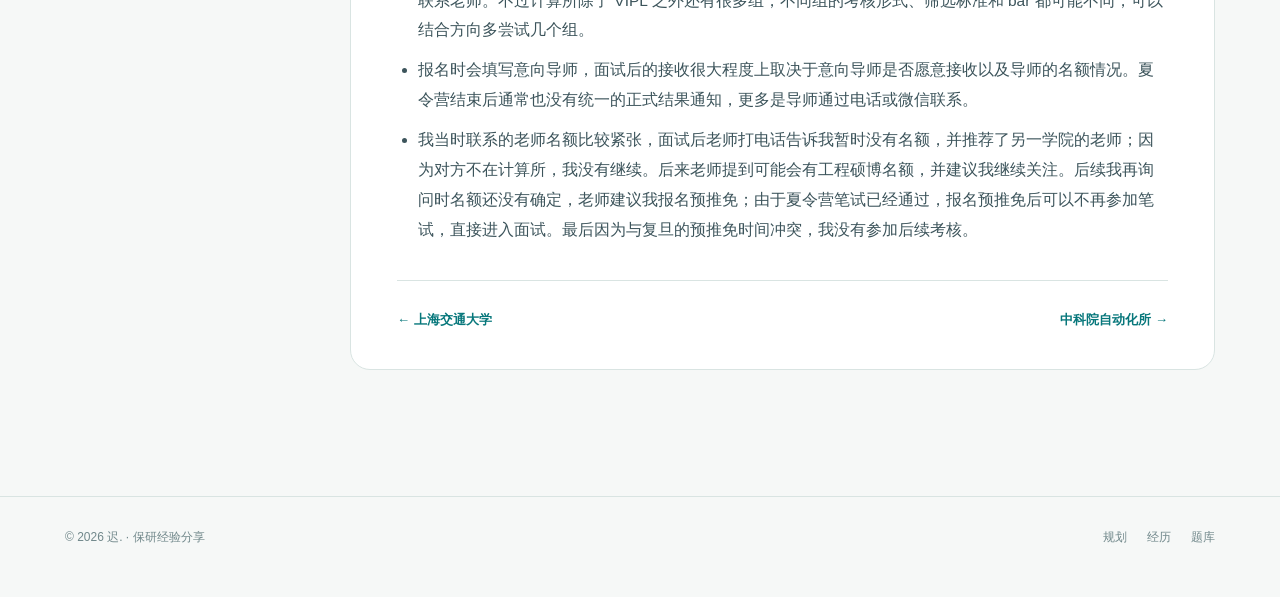
<file: schools/vipl.html>
<!DOCTYPE html>
<html lang="zh-CN"><head><meta charset="utf-8"/><meta content="width=device-width,initial-scale=1" name="viewport"/><meta content="先进行覆盖数学、算法和 AI 的笔试，通过后再参加科研与专业面试。" name="description"/><meta content="#f6f8f7" name="theme-color"/><title>中国科学院计算技术研究所 VIPL 组 · 夏令营后续考核 · 迟.</title><link href="../assets/favicon.svg" rel="icon" type="image/svg+xml"/><link href="../assets/style.css" rel="stylesheet"/></head><body><header class="site-header"><div class="container nav"><a aria-label="迟.的保研经验主页" class="brand" href="../index.html"><span class="brandmark">迟</span><span>迟. <span style="font-weight:400;color:#8ca1a2">/</span> 保研记录</span></a><button aria-controls="primary-menu" aria-expanded="false" aria-label="展开导航" class="mobile-toggle">☰</button><nav aria-label="主导航" class="nav-links" id="primary-menu"><a class="" href="../index.html">首页</a><a class="" href="../guide.html">保研规划</a><a class="active" href="../experience.html">院校经历</a><a class="" href="../questions.html">面试题库</a></nav></div></header><main id="main"><section class="page-hero" style="padding-bottom:18px"><div class="container"><div class="breadcrumb"><a href="../index.html">首页</a> / <a href="../experience.html">院校经历</a> / 中科院计算所 VIPL</div></div></section><section class="section tight"><div class="container article-layout"><aside aria-label="院校文章导航" class="sidebar"><div class="sidebar-title">九篇院校记录</div><a class="" href="pcl.html">鹏城国家实验室</a><a class="" href="sjtu.html">上海交通大学</a><a class="active" href="vipl.html">中科院计算所 VIPL</a><a class="" href="ia.html">中科院自动化所</a><a class="" href="sysu.html">中山大学</a><a class="" href="fudan.html">复旦大学</a><a class="" href="ruc.html">中国人民大学</a><a class="" href="zju.html">浙江大学</a><a class="" href="buaa.html">北京航空航天大学</a></aside><article class="article"><div class="article-head"><div class="eyebrow">FIELD NOTE / 2026</div><h1>中国科学院计算技术研究所 VIPL 组<br/><span style="font-weight:550;color:#708587;font-size:.63em">夏令营后续考核</span></h1><p class="article-note">先进行覆盖数学、算法和 AI 的笔试，通过后再参加科研与专业面试。</p><div class="fact-row"><span>先笔试后面试</span><span>数学 / 算法 / AI / Agent</span><span>单人面试约 20 分钟</span></div></div><section class="anchor" id="part-1"><h2>01 / 进入方式与整体情况</h2><ul><li>正常夏令营本身会持续好几天，但我前面的夏令营活动没有入营，后来直接收到后续考核通知，因此没有参加前几天的常规活动，而是直接进入笔试和面试环节，可以理解为“霸面”进入考核。</li><li>当时听到的说法是，这种直接进入后续考核的情况可能与导师推荐有关。不过我提前联系过老师，对方并没有回复我，我最后仍然收到了考核通知，所以具体筛选机制我也不清楚。可能老师看到了邮件但没有回复，也可能还有其他筛选方式。</li><li>这套考核整体比较硬核，先笔试、再面试，而且只有通过笔试才能进入面试。笔试确实会刷人，我认识的同学中就有人笔试后没有进入面试。</li></ul></section><section class="anchor" id="part-2"><h2>02 / 官方考核安排</h2><figure class="media-figure"><img alt="图 4 · 中国科学院大学计算技术研究所 VIPL 组笔试与面试安排" aria-label="点击放大：图 4 · 中国科学院大学计算技术研究所 VIPL 组笔试与面试安排" class="zoomable" decoding="async" loading="lazy" role="button" src="../assets/figures/vipl-04.png" tabindex="0"/><figcaption>图 4 · 中国科学院大学计算技术研究所 VIPL 组笔试与面试安排</figcaption></figure></section><section class="anchor" id="part-3"><h2>03 / 笔试内容与难度</h2><h3>（1）数学基础知识</h3><p>主要包括高等数学、线性代数和概率论。高数整体比期末考试难一些，但不会高很多，我当时基本都做出来了，不过这也可能和我之前学过数学竞赛有关。线性代数中有几道题明显超出一般期末考试的范围，难度比较高；概率论我当时已经很久没有系统复习，因此对难度判断不太好把握，体感大致和期末考试相当或略难。</p><h3>（2）算法及专业基础知识</h3><p>覆盖面比较广。数据结构会涉及栈、队列等基础内容，算法会考排序、动态规划等；人工智能部分会涉及 Transformer 的计算和参数量计算、卷积相关计算，以及一些 AI 基础与前沿知识。</p><p>我还遇到过 API 调用费用计算，例如给定输入、输出价格，以及缓存命中和未命中时的不同计费方式，让你计算最终费用。最后还有 Agent 相关题目：先考 Agent、MCP 等概念，再给一张流程图，让你判断其中的 Agent 设计或执行流程是否存在问题、指出错误，并进一步说明如何优化整个流程。</p><h3>（3）综合能力测试</h3><p>这一部分比较杂，偏综合能力和临场分析。会出现类似行测或智力测试的题目，例如脑筋急转弯、图形推理，也会有语文、句子排序、政治、英语翻译或选择题等。最后还有一道题要求判断一个实验或论文描述中存在哪些问题并说明原因。这部分很难专门准备，大家的差距通常不会像专业题那么明显。</p></section><section class="anchor" id="part-4"><h2>04 / 面试形式与内容</h2><ul><li>单人大约 20 分钟。前面约 6 分钟进行 PPT 展示，其中 1 分钟使用英文、5 分钟使用中文，之后进入老师问答。</li><li>项目问答会围绕 PPT 中的科研经历继续追问，例如具体做了什么、为什么这样设计、自己负责哪一部分、方法细节和实验结果等。</li><li>专业问答比较开放，既可能问人工智能方向的综合理解，也可能问数学、概率统计和最优化。整体问题范围很广，难度也比较高，很多内容更依赖平时持续积累，而不是面试前短期突击。</li></ul></section><section class="anchor" id="part-5"><h2>05 / 线下面试问题整理</h2><p>下面只整理我之前记录的 VIPL 组夏令营线下面试问题，不包含导师私面问题。</p><ul><li>概率统计与最优化：假设检验的基本思想；大数定律和中心极限定理分别是什么、二者有什么区别；一阶优化和二阶优化分别是什么、牛顿法属于哪一类；凸函数的定义及几何意义。</li><li>人工智能与前沿：如果类别数量极大、分类器参数和全量 Softmax 无法放入单张 GPU，如何优化训练与推理；大模型幻觉为什么产生、如何缓解；当前深度学习模型有哪些优势和局限；未来发展趋势如何；为什么近年来模型不断扩大参数规模。</li><li>科研项目：第一篇论文中“细粒度”具体指什么、如何实现；第二篇论文中的混合粒度注意力如何构造不同粒度特征、完成交互与融合。</li><li>英文部分：PPT 自我介绍开头约 1 分钟使用英语，核心就是用英文完成简短的自我介绍。</li></ul></section><section class="anchor" id="part-6"><h2>06 / Bar、导师联系与后续衔接</h2><ul><li>VIPL 组具体的筛选 bar 我不太确定。以我当时看到的情况来看，我们学校进入考核的不止一两个人，也并不都是专业第一、第二。我进入 VIPL 组时，另外还有自动化和软件工程专业的同学，排名都比较靠前，但并不是只有最顶尖的少数名次才有机会。</li><li>听到的说法是，提前联系导师后，导师可能会把合适的学生推荐进入后续考核，因此计算所比较值得提前联系老师。不过计算所除了 VIPL 之外还有很多组，不同组的考核形式、筛选标准和 bar 都可能不同，可以结合方向多尝试几个组。</li><li>报名时会填写意向导师，面试后的接收很大程度上取决于意向导师是否愿意接收以及导师的名额情况。夏令营结束后通常也没有统一的正式结果通知，更多是导师通过电话或微信联系。</li><li>我当时联系的老师名额比较紧张，面试后老师打电话告诉我暂时没有名额，并推荐了另一学院的老师；因为对方不在计算所，我没有继续。后来老师提到可能会有工程硕博名额，并建议我继续关注。后续我再询问时名额还没有确定，老师建议我报名预推免；由于夏令营笔试已经通过，报名预推免后可以不再参加笔试，直接进入面试。最后因为与复旦的预推免时间冲突，我没有参加后续考核。</li></ul></section><div class="article-nav"><a href="sjtu.html">← 上海交通大学</a><a href="ia.html">中科院自动化所 →</a></div></article></div></section></main><footer class="site-footer"><div class="container footer-inner"><div>© 2026 迟. · 保研经验分享</div><div class="footer-links"><a href="../guide.html">规划</a><a href="../experience.html">经历</a><a href="../questions.html">题库</a></div></div></footer><script defer="" src="../assets/data.js"></script><script defer="" src="../assets/main.js"></script></body></html>
</file>
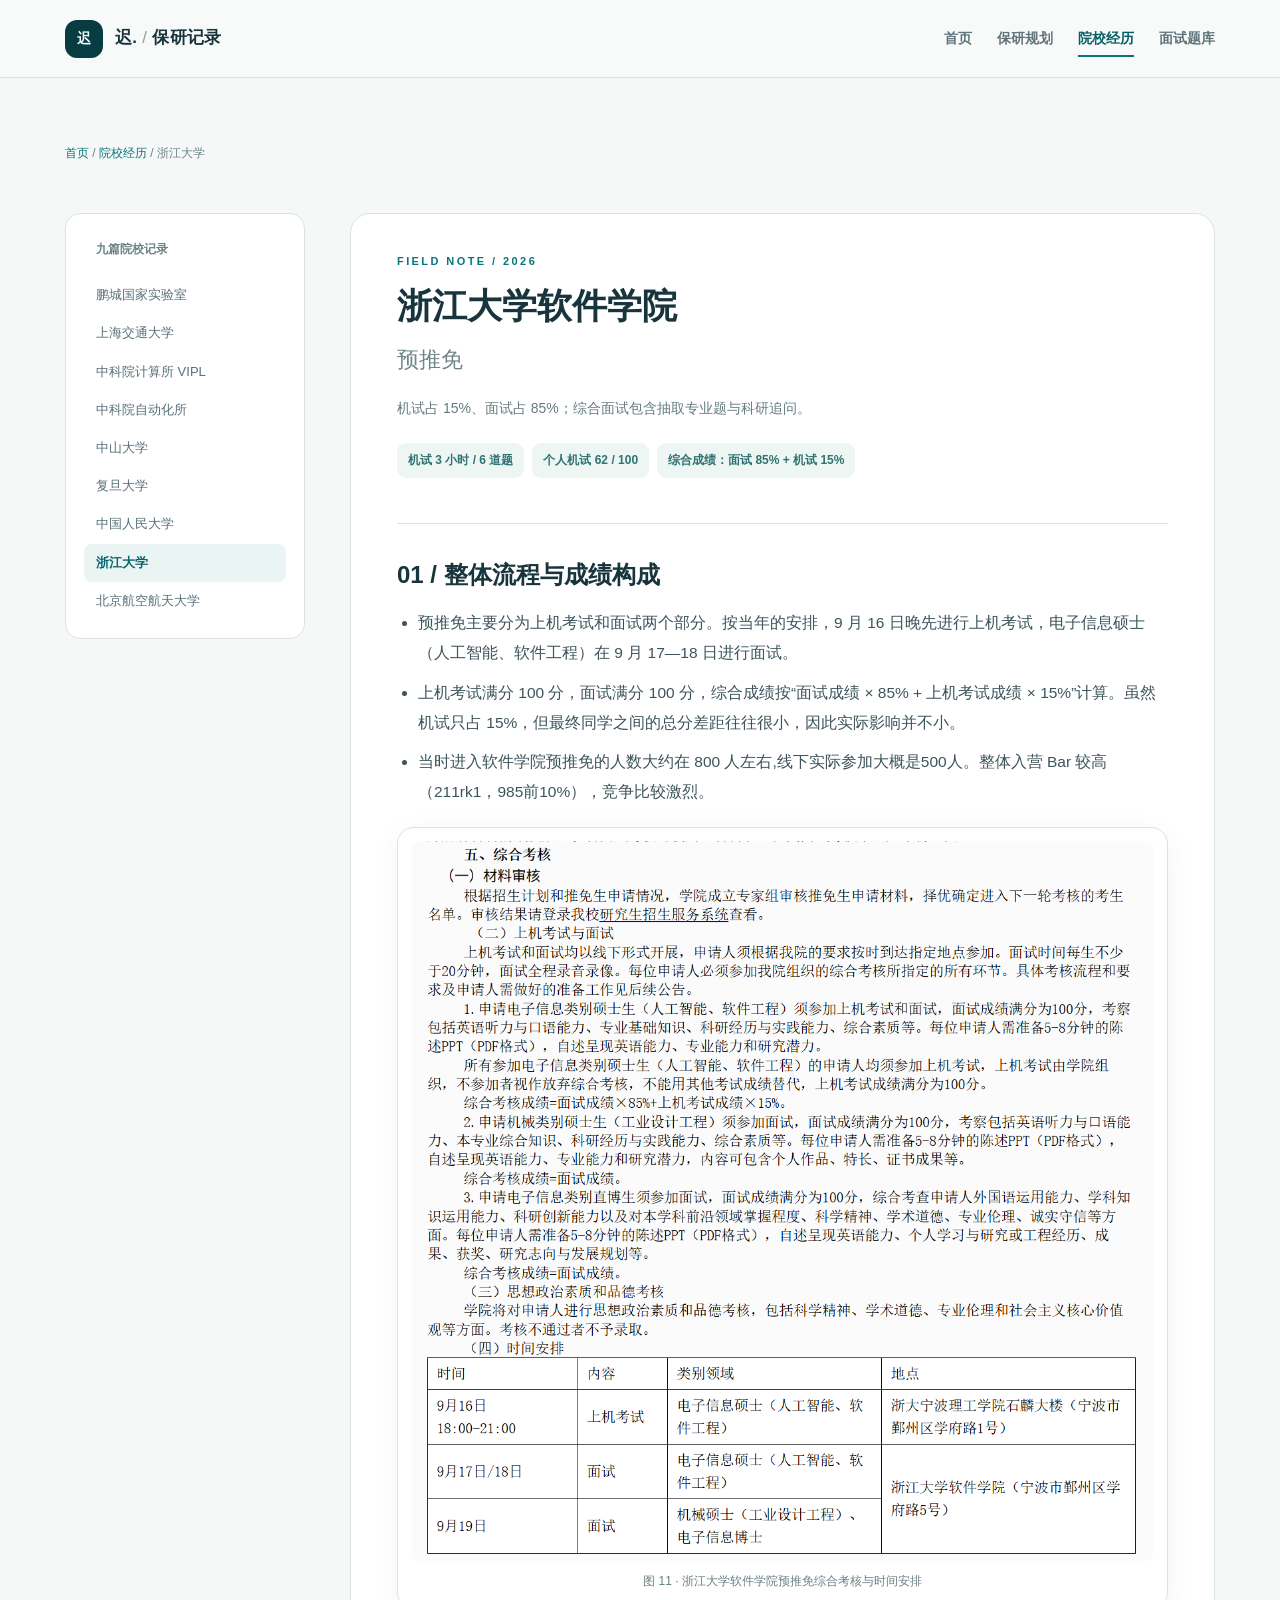
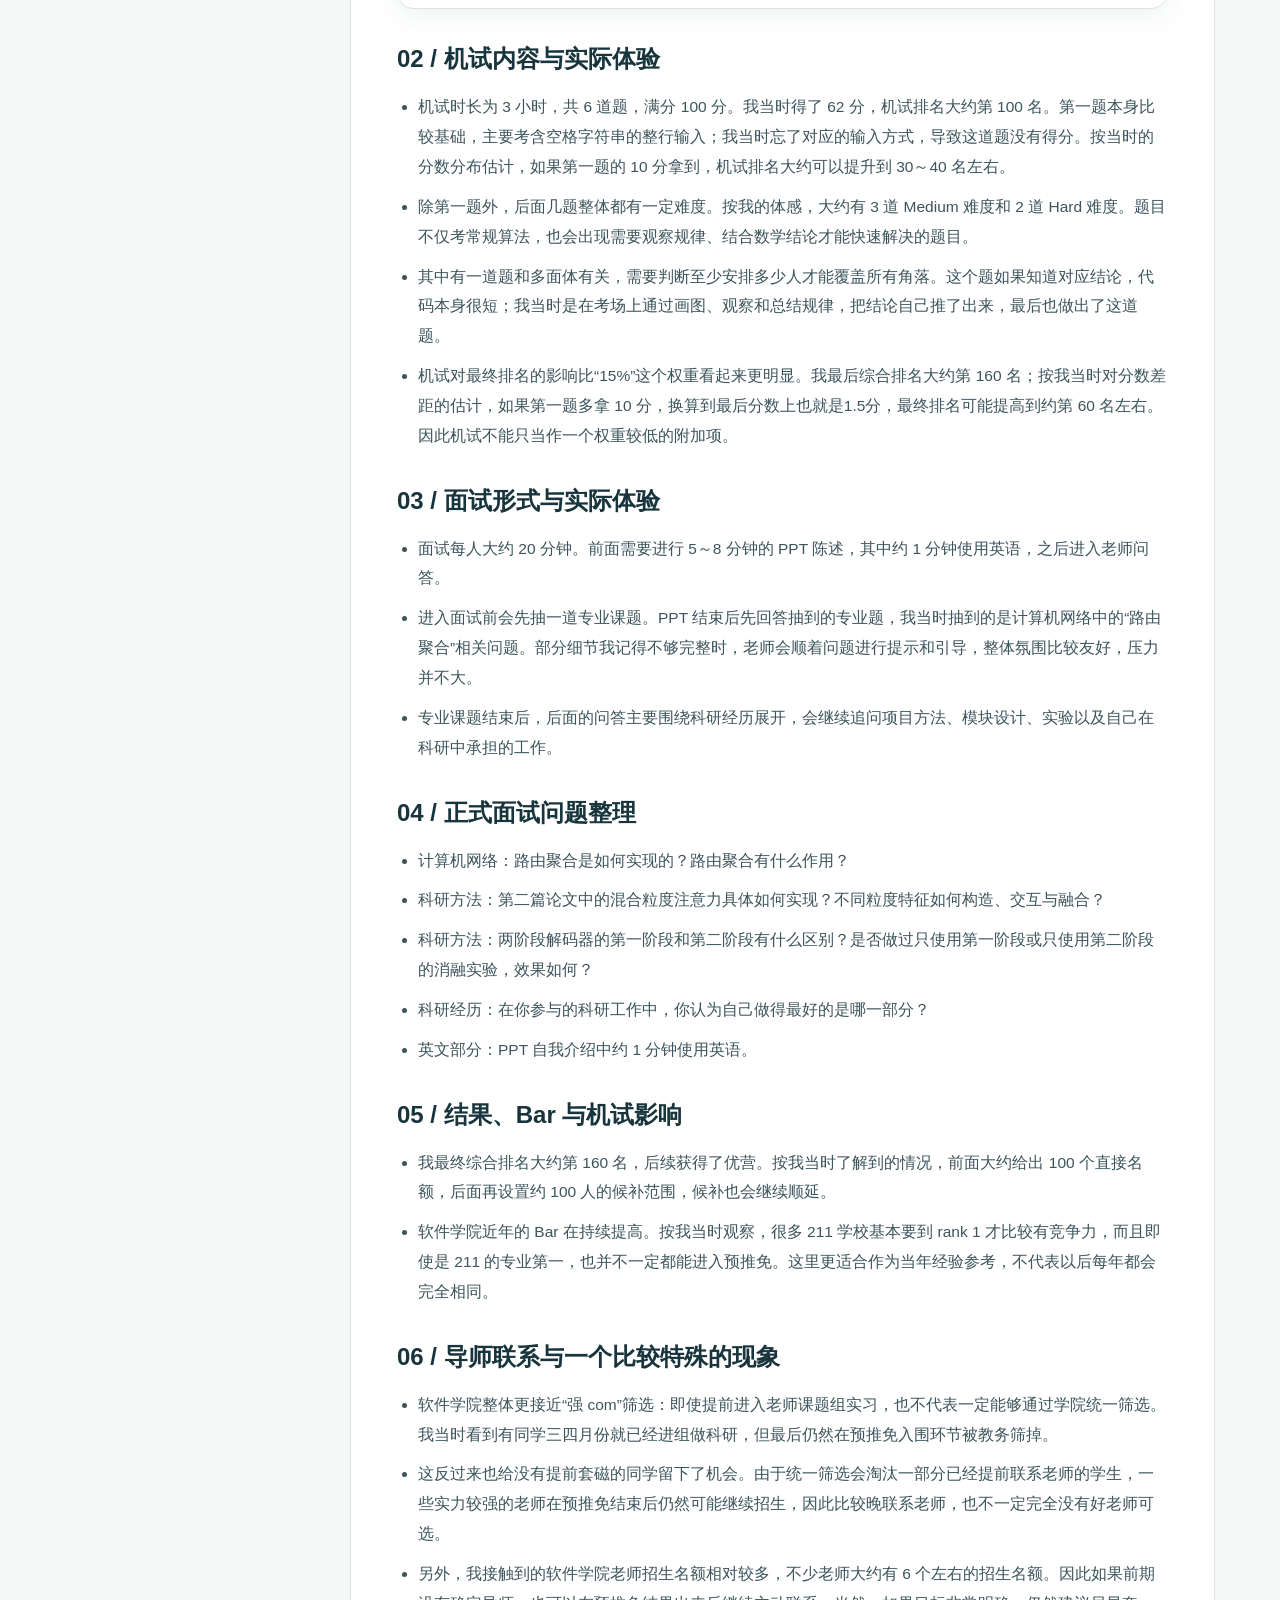
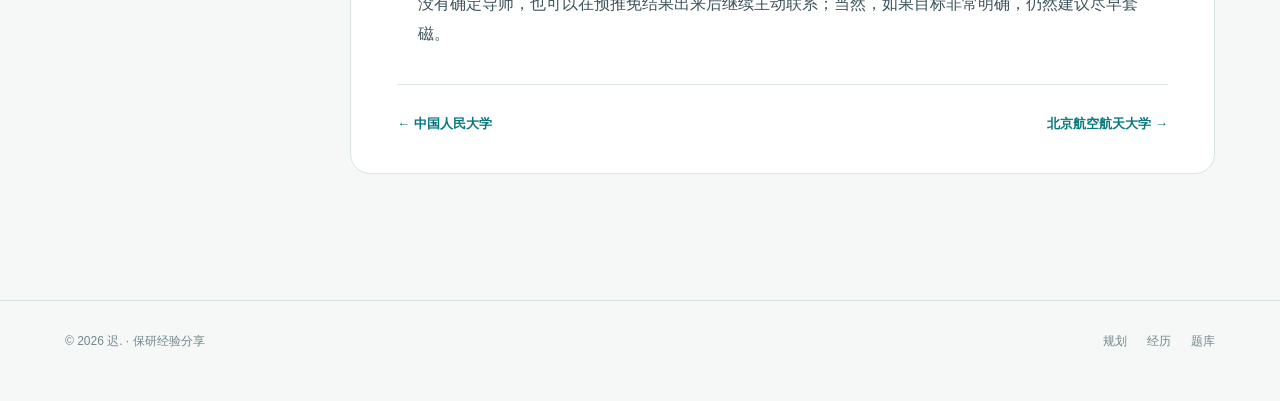
<file: schools/zju.html>
<!DOCTYPE html>
<html lang="zh-CN"><head><meta charset="utf-8"/><meta content="width=device-width,initial-scale=1" name="viewport"/><meta content="机试占 15%、面试占 85%；综合面试包含抽取专业题与科研追问。" name="description"/><meta content="#f6f8f7" name="theme-color"/><title>浙江大学软件学院 · 预推免 · 迟.</title><link href="../assets/favicon.svg" rel="icon" type="image/svg+xml"/><link href="../assets/style.css" rel="stylesheet"/></head><body><header class="site-header"><div class="container nav"><a aria-label="迟.的保研经验主页" class="brand" href="../index.html"><span class="brandmark">迟</span><span>迟. <span style="font-weight:400;color:#8ca1a2">/</span> 保研记录</span></a><button aria-controls="primary-menu" aria-expanded="false" aria-label="展开导航" class="mobile-toggle">☰</button><nav aria-label="主导航" class="nav-links" id="primary-menu"><a class="" href="../index.html">首页</a><a class="" href="../guide.html">保研规划</a><a class="active" href="../experience.html">院校经历</a><a class="" href="../questions.html">面试题库</a></nav></div></header><main id="main"><section class="page-hero" style="padding-bottom:18px"><div class="container"><div class="breadcrumb"><a href="../index.html">首页</a> / <a href="../experience.html">院校经历</a> / 浙江大学</div></div></section><section class="section tight"><div class="container article-layout"><aside aria-label="院校文章导航" class="sidebar"><div class="sidebar-title">九篇院校记录</div><a class="" href="pcl.html">鹏城国家实验室</a><a class="" href="sjtu.html">上海交通大学</a><a class="" href="vipl.html">中科院计算所 VIPL</a><a class="" href="ia.html">中科院自动化所</a><a class="" href="sysu.html">中山大学</a><a class="" href="fudan.html">复旦大学</a><a class="" href="ruc.html">中国人民大学</a><a class="active" href="zju.html">浙江大学</a><a class="" href="buaa.html">北京航空航天大学</a></aside><article class="article"><div class="article-head"><div class="eyebrow">FIELD NOTE / 2026</div><h1>浙江大学软件学院<br/><span style="font-weight:550;color:#708587;font-size:.63em">预推免</span></h1><p class="article-note">机试占 15%、面试占 85%；综合面试包含抽取专业题与科研追问。</p><div class="fact-row"><span>机试 3 小时 / 6 道题</span><span>个人机试 62 / 100</span><span>综合成绩：面试 85% + 机试 15%</span></div></div><section class="anchor" id="part-1"><h2>01 / 整体流程与成绩构成</h2><ul><li>预推免主要分为上机考试和面试两个部分。按当年的安排，9 月 16 日晚先进行上机考试，电子信息硕士（人工智能、软件工程）在 9 月 17—18 日进行面试。</li><li>上机考试满分 100 分，面试满分 100 分，综合成绩按“面试成绩 × 85% + 上机考试成绩 × 15%”计算。虽然机试只占 15%，但最终同学之间的总分差距往往很小，因此实际影响并不小。</li><li>当时进入软件学院预推免的人数大约在 800 人左右,线下实际参加大概是500人。整体入营 Bar 较高（211rk1，985前10%），竞争比较激烈。</li></ul><figure class="media-figure"><img alt="图 11 · 浙江大学软件学院预推免综合考核与时间安排" aria-label="点击放大：图 11 · 浙江大学软件学院预推免综合考核与时间安排" class="zoomable" decoding="async" loading="lazy" role="button" src="../assets/figures/zju-11.png" tabindex="0"/><figcaption>图 11 · 浙江大学软件学院预推免综合考核与时间安排</figcaption></figure></section><section class="anchor" id="part-2"><h2>02 / 机试内容与实际体验</h2><ul><li>机试时长为 3 小时，共 6 道题，满分 100 分。我当时得了 62 分，机试排名大约第 100 名。第一题本身比较基础，主要考含空格字符串的整行输入；我当时忘了对应的输入方式，导致这道题没有得分。按当时的分数分布估计，如果第一题的 10 分拿到，机试排名大约可以提升到 30～40 名左右。</li><li>除第一题外，后面几题整体都有一定难度。按我的体感，大约有 3 道 Medium 难度和 2 道 Hard 难度。题目不仅考常规算法，也会出现需要观察规律、结合数学结论才能快速解决的题目。</li><li>其中有一道题和多面体有关，需要判断至少安排多少人才能覆盖所有角落。这个题如果知道对应结论，代码本身很短；我当时是在考场上通过画图、观察和总结规律，把结论自己推了出来，最后也做出了这道题。</li><li>机试对最终排名的影响比“15%”这个权重看起来更明显。我最后综合排名大约第 160 名；按我当时对分数差距的估计，如果第一题多拿 10 分，换算到最后分数上也就是1.5分，最终排名可能提高到约第 60 名左右。因此机试不能只当作一个权重较低的附加项。</li></ul></section><section class="anchor" id="part-3"><h2>03 / 面试形式与实际体验</h2><ul><li>面试每人大约 20 分钟。前面需要进行 5～8 分钟的 PPT 陈述，其中约 1 分钟使用英语，之后进入老师问答。</li><li>进入面试前会先抽一道专业课题。PPT 结束后先回答抽到的专业题，我当时抽到的是计算机网络中的“路由聚合”相关问题。部分细节我记得不够完整时，老师会顺着问题进行提示和引导，整体氛围比较友好，压力并不大。</li><li>专业课题结束后，后面的问答主要围绕科研经历展开，会继续追问项目方法、模块设计、实验以及自己在科研中承担的工作。</li></ul></section><section class="anchor" id="part-4"><h2>04 / 正式面试问题整理</h2><ul><li>计算机网络：路由聚合是如何实现的？路由聚合有什么作用？</li><li>科研方法：第二篇论文中的混合粒度注意力具体如何实现？不同粒度特征如何构造、交互与融合？</li><li>科研方法：两阶段解码器的第一阶段和第二阶段有什么区别？是否做过只使用第一阶段或只使用第二阶段的消融实验，效果如何？</li><li>科研经历：在你参与的科研工作中，你认为自己做得最好的是哪一部分？</li><li>英文部分：PPT 自我介绍中约 1 分钟使用英语。</li></ul></section><section class="anchor" id="part-5"><h2>05 / 结果、Bar 与机试影响</h2><ul><li>我最终综合排名大约第 160 名，后续获得了优营。按我当时了解到的情况，前面大约给出 100 个直接名额，后面再设置约 100 人的候补范围，候补也会继续顺延。</li><li>软件学院近年的 Bar 在持续提高。按我当时观察，很多 211 学校基本要到 rank 1 才比较有竞争力，而且即使是 211 的专业第一，也并不一定都能进入预推免。这里更适合作为当年经验参考，不代表以后每年都会完全相同。</li></ul></section><section class="anchor" id="part-6"><h2>06 / 导师联系与一个比较特殊的现象</h2><ul><li>软件学院整体更接近“强 com”筛选：即使提前进入老师课题组实习，也不代表一定能够通过学院统一筛选。我当时看到有同学三四月份就已经进组做科研，但最后仍然在预推免入围环节被教务筛掉。</li><li>这反过来也给没有提前套磁的同学留下了机会。由于统一筛选会淘汰一部分已经提前联系老师的学生，一些实力较强的老师在预推免结束后仍然可能继续招生，因此比较晚联系老师，也不一定完全没有好老师可选。</li><li>另外，我接触到的软件学院老师招生名额相对较多，不少老师大约有 6 个左右的招生名额。因此如果前期没有确定导师，也可以在预推免结果出来后继续主动联系；当然，如果目标非常明确，仍然建议尽早套磁。</li></ul></section><div class="article-nav"><a href="ruc.html">← 中国人民大学</a><a href="buaa.html">北京航空航天大学 →</a></div></article></div></section></main><footer class="site-footer"><div class="container footer-inner"><div>© 2026 迟. · 保研经验分享</div><div class="footer-links"><a href="../guide.html">规划</a><a href="../experience.html">经历</a><a href="../questions.html">题库</a></div></div></footer><script defer="" src="../assets/data.js"></script><script defer="" src="../assets/main.js"></script></body></html>
</file>
<file: assets/style.css>
:root{--bg:#f6f8f7;--paper:#fff;--ink:#18343c;--inksoft:#526a70;--line:#d9e4e2;--accent:#07777b;--accent-strong:#055e64;--accent-light:#e5f3f1;--amber:#b68036;--radius:18px;--shadow:0 18px 42px rgba(13,58,62,.07)}
*{box-sizing:border-box}html{scroll-behavior:smooth}body{margin:0;color:var(--ink);background:var(--bg);font-family:-apple-system,BlinkMacSystemFont,"Segoe UI","PingFang SC","Microsoft YaHei","Noto Sans CJK SC",sans-serif;line-height:1.8;font-size:15.5px}a{color:inherit;text-decoration:none}button,input,select{font:inherit}a:focus-visible,button:focus-visible,input:focus-visible,select:focus-visible,summary:focus-visible{outline:3px solid #4dc1ba;outline-offset:3px}button{cursor:pointer}.container{width:min(1150px,calc(100% - 48px));margin:0 auto}.site-header{position:sticky;top:0;z-index:50;background:rgba(248,250,249,.94);border-bottom:1px solid rgba(216,228,226,.9);backdrop-filter:blur(18px)}.nav{height:77px;display:flex;align-items:center;gap:36px}.brand{display:flex;align-items:center;gap:12px;margin-right:auto;font-weight:800;font-size:17px;letter-spacing:.3px}.brandmark{display:grid;place-items:center;width:38px;height:38px;border-radius:12px;background:#073c43;color:#f5fbfa;font:700 14px Georgia,serif;letter-spacing:0}.nav-links{display:flex;align-items:center;gap:25px}.nav-links a{font-size:14px;color:#60747b;font-weight:600;position:relative;padding:24px 0}.nav-links a:hover,.nav-links a.active{color:#075f66}.nav-links a.active:after{content:"";position:absolute;left:0;right:0;bottom:18px;height:2px;background:var(--accent)}.mobile-toggle{display:none;background:transparent;border:1px solid var(--line);border-radius:10px;color:var(--ink);padding:5px 11px;font-size:25px}.nav-pill{border:1px solid #bad6d2;padding:8px 16px;border-radius:99px;color:#04696f;font-size:12px;font-weight:700;white-space:nowrap}.nav-pill:hover{background:var(--accent-light)}.eyebrow{font-size:11px;font-weight:800;letter-spacing:.22em;text-transform:uppercase;color:var(--accent)}.hero{padding:83px 0 64px;overflow:hidden}.hero-layout{display:grid;grid-template-columns:1.19fr .81fr;gap:60px;align-items:center}.hero h1{font-size:clamp(43px,5.1vw,73px);line-height:1.22;letter-spacing:-.055em;margin:17px 0 24px;font-weight:830}.hero h1 span{color:var(--accent)}.hero-lead{font-size:17px;color:var(--inksoft);max-width:620px;line-height:2.03}.hero-actions{display:flex;gap:12px;flex-wrap:wrap;margin-top:32px}.button{display:inline-flex;align-items:center;justify-content:center;gap:8px;border-radius:11px;padding:12px 21px;border:1px solid var(--line);font-weight:750;font-size:14px;min-height:49px;transition:transform .16s ease,background .16s}.button:hover{transform:translateY(-2px)}.button-primary{background:var(--accent-strong);color:white;border-color:var(--accent-strong)}.button-primary:hover{background:#08484e}.button-secondary{background:white;color:var(--ink)}.button-minor{padding:8px 13px;min-height:40px;font-size:13px}.hero-label{display:flex;align-items:center;gap:9px;color:#5c7679;font-size:13px;margin-top:27px}.hero-label::before{content:"";display:block;height:7px;width:7px;border-radius:50%;background:#0bb2a1}.hero-panel{position:relative;background:#0a353d;color:white;padding:35px;border-radius:24px;box-shadow:0 25px 70px #164e5440;min-height:388px;overflow:hidden}.hero-panel:before{content:"";position:absolute;inset:0;opacity:.16;background-image:linear-gradient(#a5ffff 1px, transparent 1px),linear-gradient(90deg,#a5ffff 1px,transparent 1px);background-size:36px 36px;mask-image:linear-gradient(130deg,transparent 0%,#000 100%)}.hero-panel-content{position:relative;z-index:1}.hero-panel .small{font-size:12px;color:#84b7b7;letter-spacing:.18em}.hero-panel h2{font-size:clamp(28px,3.1vw,41px);line-height:1.43;letter-spacing:-.025em;margin:24px 0 50px}.hero-panel .school{display:flex;align-items:center;gap:13px;border-top:1px solid #ffffff32;padding-top:23px}.hero-panel .school .symbol{display:grid;place-items:center;width:48px;height:48px;border:1px solid #b4dad16e;border-radius:12px;color:#b3e6df;font:700 15px Georgia,serif}.hero-panel .school small{display:block;color:#9cc7c5}.hero-panel .school strong{font-size:17px}.stat-strip{display:grid;grid-template-columns:repeat(4,1fr);gap:16px;margin-top:38px}.stat-card{padding:24px 27px;background:white;border:1px solid var(--line);border-radius:16px}.stat-card .number{font-size:39px;font-weight:800;font-family:Georgia,serif;line-height:1.3;letter-spacing:-.055em;color:#075e65}.stat-card .name{font-size:13px;color:#5e777b}.section{padding:66px 0}.section.tight{padding-top:30px}.section-head{display:flex;gap:25px;justify-content:space-between;align-items:end;margin-bottom:27px}.section-title{font-size:32px;line-height:1.35;letter-spacing:-.035em;margin:8px 0 10px}.section-desc{max-width:720px;color:var(--inksoft);margin:0}.text-link{font-size:13px;font-weight:750;color:var(--accent);border-bottom:1px solid currentColor;padding-bottom:3px}.grid-3{display:grid;grid-template-columns:repeat(3,minmax(0,1fr));gap:18px}.grid-2{display:grid;grid-template-columns:repeat(2,minmax(0,1fr));gap:20px}.card{background:white;border:1px solid var(--line);border-radius:var(--radius);padding:26px;min-width:0;transition:transform .18s,box-shadow .18s}.card:hover{transform:translateY(-3px);box-shadow:var(--shadow)}.card h3{font-size:20px;line-height:1.43;margin:12px 0}.card p{font-size:14px;color:var(--inksoft);margin:0 0 13px}.card .meta{display:flex;align-items:center;gap:7px;color:#6a8689;font-size:12px;letter-spacing:.04em}.label{display:inline-block;border-radius:6px;padding:3px 8px;background:#edf5f3;color:#226769;font-size:11px;font-weight:700}.label.gold{background:#fff4e5;color:#91641e}.label.grey{background:#f2f4f5;color:#67757b}.divider{border:0;border-top:1px solid var(--line);margin:18px 0}.card-footer{display:flex;align-items:center;justify-content:space-between;gap:10px;margin-top:18px;font-size:13px;color:var(--accent);font-weight:750}.process{display:grid;grid-template-columns:repeat(4,minmax(0,1fr));gap:15px}.step{border-left:2px solid #9ccfc9;padding:10px 18px 18px;background:linear-gradient(90deg,#e7f3f111,transparent)}.step b{font:700 29px Georgia,serif;color:var(--accent)}.step h3{font-size:17px;margin:8px 0}.step p{font-size:13px;color:var(--inksoft);margin:0}.cta-banner{background:#0b3a42;color:white;border-radius:22px;padding:40px 45px;display:flex;align-items:center;justify-content:space-between;gap:20px}.cta-banner h2{font-size:26px;margin:0 0 9px}.cta-banner p{margin:0;color:#b5cecd}.cta-banner .button{background:white;color:#0b4850}.page-hero{padding:65px 0 31px}.page-hero h1{font-size:clamp(35px,4vw,52px);line-height:1.33;letter-spacing:-.04em;margin:12px 0 15px}.page-hero p{max-width:860px;color:var(--inksoft);font-size:15.5px}.callout{border:1px solid #c7e1dd;background:#ecf7f5;border-radius:14px;padding:17px 20px;color:#3c676a;font-size:13px}.callout.amber{border-color:#e6dbbf;background:#fcf8ed;color:#795f30}.filter-bar{display:flex;align-items:center;flex-wrap:wrap;gap:12px;margin:24px 0}.field{min-width:215px;border:1px solid #d6e1de;background:#fff;color:var(--ink);height:47px;border-radius:10px;padding:0 14px;outline-color:var(--accent)}.search{flex:1;min-width:250px}.data-table-wrap{overflow:auto;border:1px solid var(--line);border-radius:16px;background:white}.data-table{width:100%;border-collapse:collapse;font-size:13px;min-width:670px}.data-table th{font-size:12px;background:#eff5f3;color:#53696f;text-align:left;padding:14px 15px;font-weight:800}.data-table td{padding:13px 15px;border-top:1px solid #edf0ef;line-height:1.5}.data-table tbody tr:hover{background:#f7fbfa}.result-count{font-size:13px;color:#698085;margin-left:auto}.tag{display:inline-flex;align-items:center;border-radius:999px;padding:3px 10px;font-size:11px;font-weight:700;background:#eef5f3;color:#327579}.tag.soft{background:#f2f4f5;color:#64777b}.tag.warm{background:#fff4e6;color:#946223}.article-layout{display:grid;grid-template-columns:240px minmax(0,1fr);gap:45px;align-items:start}.sidebar{position:sticky;top:105px;background:white;border:1px solid var(--line);border-radius:15px;padding:18px}.sidebar .sidebar-title{font-size:12px;font-weight:800;color:#6b8385;padding:7px 12px;margin-bottom:9px}.sidebar a{display:block;padding:10px 12px;border-radius:8px;font-size:13px;color:#577078;line-height:1.4}.sidebar a:hover,.sidebar a.active{background:#eaf5f3;color:#06666d;font-weight:750}.article{background:white;border:1px solid var(--line);border-radius:20px;padding:38px 46px}.article .article-head{border-bottom:1px solid var(--line);padding-bottom:25px;margin-bottom:34px}.article h2{font-size:24px;margin:33px 0 13px;line-height:1.42;scroll-margin-top:110px}.article h3{font-size:18px;margin:25px 0 9px}.article p{margin:10px 0;color:#3c545b;line-height:2.02}.article ul{padding-left:21px}.article li{margin:10px 0;color:#3c545b;line-height:1.93}.article .article-head h1{margin:10px 0 15px;font-size:35px;line-height:1.4}.breadcrumb{font-size:12px;color:#698186}.breadcrumb a{color:var(--accent)}.article .article-note{margin:0;color:#657c7e;font-size:14px}.fact-row{display:flex;flex-wrap:wrap;gap:8px;margin:20px 0}.fact-row span{background:#eef6f4;border-radius:9px;padding:7px 11px;font-size:12px;font-weight:700;color:#2f7372}.article-nav{display:flex;justify-content:space-between;gap:15px;margin-top:35px;border-top:1px solid var(--line);padding-top:27px;font-size:13px;color:var(--accent);font-weight:750}.q-toolbar{background:white;border:1px solid var(--line);border-radius:17px;padding:18px 22px;margin:18px 0 20px}.tab-group{display:flex;gap:7px;flex-wrap:wrap}.tab{border:1px solid transparent;padding:9px 19px;border-radius:9px;background:transparent;color:#5d757a;font-weight:750;font-size:13px}.tab.active{background:#dff1ed;color:#005c64}.question-list{display:grid;gap:11px;margin:20px 0}.question-card{display:grid;grid-template-columns:48px 1fr;gap:14px;padding:19px 20px;border-radius:14px;background:white;border:1px solid var(--line)}.q-index{display:grid;place-items:center;border-radius:11px;background:#edf6f4;color:#0b7378;font:700 15px Georgia,serif;height:41px;width:41px}.question-card p{margin:0 0 10px;color:#304950;font-size:14px;line-height:1.85}.question-card .tags{display:flex;gap:7px;flex-wrap:wrap}.empty{text-align:center;padding:60px 20px;border:1px dashed #b7cfca;border-radius:16px;color:#6b8084}.resource-card{display:flex;flex-direction:column;gap:14px;height:100%}.resource-icon{display:grid;place-items:center;width:45px;height:45px;border-radius:12px;background:#e6f1ef;color:#0b676a;font-weight:850;font-size:12px}.resource-card h3{margin:0}.resource-card p{margin:0;flex:1}.resource-card .button{margin-top:7px;width:fit-content}.time-column{position:relative;display:grid;gap:23px;margin:26px 0}.time-item{display:grid;grid-template-columns:115px 1fr;gap:25px}.time-label{font-size:15px;font-weight:800;color:var(--accent);padding-top:8px}.time-body{background:#fff;border:1px solid var(--line);padding:24px;border-radius:15px}.time-body h3{font-size:20px;margin:0 0 9px}.time-body p{color:var(--inksoft);margin:0 0 13px}.time-body ul{margin:0;padding-left:19px;color:#455e65}.time-body li{margin:6px 0}.ranking{display:grid;grid-template-columns:repeat(6,1fr);gap:10px;margin:20px 0}.ranking .rank{background:white;border:1px solid var(--line);border-radius:12px;text-align:center;padding:18px 8px}.ranking .rank b{font:700 24px Georgia,serif;color:#058086;display:block}.ranking .rank strong{font-size:13px;display:block;margin-top:5px}.ranking .rank small{display:block;color:#779092;font-size:11px;margin-top:2px}.info-grid{display:grid;grid-template-columns:repeat(2,1fr);gap:18px}.info-block{padding:24px;background:white;border:1px solid var(--line);border-radius:16px}.info-block h3{margin:0 0 9px;font-size:19px}.info-block ul{padding-left:20px;margin:8px 0;color:#526c70;font-size:14px}.info-block li{margin:5px 0}.footnotes{color:#74898a;font-size:12px;margin-top:15px}.site-footer{border-top:1px solid var(--line);margin-top:60px;padding:30px 0 48px;font-size:12px;color:#71888b}.footer-inner{display:flex;align-items:center;justify-content:space-between;gap:20px}.footer-links{display:flex;gap:20px}.footer-links a:hover{color:var(--accent)}.anchor{scroll-margin-top:100px}.pill-list{display:flex;gap:8px;flex-wrap:wrap}.mini-card{border:1px solid #dce8e5;border-radius:12px;padding:17px;background:white}.mini-card h3{font-size:16px;margin:4px 0 8px}.mini-card p{font-size:13px;color:var(--inksoft);margin:0}.subhead{font-size:23px;margin:40px 0 12px}.hidden{display:none!important}
@media(max-width:960px){.hero-layout{gap:28px}.hero-panel{padding:25px}.stat-strip{grid-template-columns:repeat(2,1fr)}.grid-3{grid-template-columns:repeat(2,minmax(0,1fr))}.article-layout{grid-template-columns:1fr}.sidebar{position:static;display:flex;flex-wrap:wrap;gap:4px}.sidebar .sidebar-title{width:100%}.sidebar a{padding:7px 10px}.article{padding:30px}.ranking{grid-template-columns:repeat(3,1fr)}}
@media(max-width:700px){.container{width:min(100% - 30px,1150px)}.nav{height:65px;gap:11px}.brand{font-size:15px}.brandmark{height:34px;width:34px}.mobile-toggle{display:block}.nav-pill{display:none}.nav-links{display:none;position:absolute;top:65px;left:0;right:0;background:#f7faf9;border-bottom:1px solid var(--line);padding:14px 20px 24px;box-shadow:0 12px 25px #12585a16}.nav-links.open{display:grid;gap:2px}.nav-links a{padding:10px 9px}.nav-links a.active:after{display:none}.hero{padding:48px 0 34px}.hero-layout{grid-template-columns:1fr}.hero h1{font-size:44px}.hero-lead{font-size:15px}.hero-panel{min-height:298px}.hero-panel h2{margin:16px 0 33px;font-size:30px}.stat-strip{gap:9px;margin-top:25px}.stat-card{padding:18px}.stat-card .number{font-size:33px}.section{padding:42px 0}.section-head{display:block}.section-title{font-size:27px}.section-head .text-link{display:inline-block;margin-top:12px}.grid-3,.grid-2,.info-grid{grid-template-columns:1fr}.card{padding:22px}.process{grid-template-columns:1fr 1fr}.cta-banner{padding:28px;display:block}.cta-banner .button{margin-top:22px}.page-hero{padding:43px 0 24px}.page-hero h1{font-size:35px}.article{padding:24px 20px}.article .article-head h1{font-size:29px}.article h2{font-size:22px}.article-layout{gap:20px}.field{width:100%;min-width:0}.filter-bar{gap:8px}.result-count{width:100%;margin-left:0}.q-toolbar{padding:12px}.question-card{grid-template-columns:37px 1fr;gap:10px;padding:16px 12px}.q-index{width:35px;height:35px}.time-item{grid-template-columns:1fr;gap:4px}.time-body{padding:20px}.ranking{grid-template-columns:1fr 1fr}.footer-inner{display:block}.footer-links{margin-top:12px}.hero-label{font-size:12px}}
@media(prefers-reduced-motion:reduce){*,*:before,*:after{scroll-behavior:auto!important;transition:none!important}}


/* 2026 reading galleries */
.slides-stack{display:grid;gap:25px;max-width:1120px;margin:auto}.slide-frame,.media-figure{margin:0;background:#fff;border:1px solid var(--line);border-radius:17px;padding:12px;box-shadow:0 8px 28px #123c4110}.slide-frame img,.media-figure img{width:100%;height:auto;display:block;object-fit:contain;border-radius:9px;cursor:zoom-in}.slide-frame figcaption,.media-figure figcaption{font-size:12px;color:#687f83;padding:11px 7px 4px;line-height:1.6}.media-figure{margin:20px 0 28px;max-width:100%;padding:13px}.media-figure img{max-height:720px;object-fit:contain;background:white}.media-figure figcaption{text-align:center}.slide-frame{padding:10px}.zoomable:focus-visible{outline:3px solid #008e92;outline-offset:3px}.image-modal{position:fixed;inset:0;z-index:9999;background:rgba(4,19,25,.90);display:none;flex-direction:column;align-items:center;justify-content:center;gap:8px;padding:56px 18px 20px}.image-modal.is-open{display:flex}.image-modal img{display:block;object-fit:contain;max-width:100%;max-height:calc(100vh - 125px);border-radius:7px;background:#fff}.image-modal .modal-caption{font-size:13px;color:#e3eeeb;text-align:center;max-width:800px}.image-modal button{position:absolute;right:24px;top:16px;width:38px;height:38px;border:1px solid #ffffff75;border-radius:50%;background:#214b51;color:#fff;font-size:24px;cursor:pointer}.image-modal button:focus-visible{outline:3px solid #fff}@media(max-width:700px){.slide-frame{padding:5px;border-radius:10px}.slides-stack{gap:16px}.slide-frame img,.media-figure img{border-radius:5px}.slide-frame figcaption{font-size:11px;padding:9px 6px 4px}.media-figure{padding:8px}}
/* Keep the chosen two-line hero tagline on desktop while retaining mobile readability. */
@media(min-width:701px){.hero-panel h2{font-size:clamp(28px,2.22vw,33px);letter-spacing:-.04em}}


/* Source PPT (pages 2-12) recreated as native HTML text + vector-like CSS shapes. */
.ppt-guide-section{padding-top:22px}
.ppt-slides-list{display:flex;flex-direction:column;gap:27px;max-width:1170px;margin:0 auto}
.ppt-slide-block{box-shadow:0 8px 28px rgba(18,59,76,.065);border:1px solid #dce8ec;border-radius:10px;overflow:hidden;background:#f7fafd}
.ppt-slide{position:relative;container-type:inline-size;width:100%;aspect-ratio:13.3326388889 / 7.5;background:#f7fafd;overflow:hidden;user-select:text}
.ppt-object{position:absolute;box-sizing:border-box;min-width:0;min-height:0}
.ppt-has-text{display:flex;flex-direction:column;line-height:1.16;white-space:normal;overflow:visible;word-break:normal;letter-spacing:0}
.ppt-has-text p{margin:0;padding:0;line-height:1.13;flex-shrink:0}
.ppt-has-text p span{white-space:pre-wrap;line-height:1.13}
.ppt-picture{object-fit:fill;user-select:none}
@media(max-width:700px){.ppt-guide-section{padding-top:6px}.ppt-slides-list{gap:15px}.ppt-slide-block{border-radius:5px;overflow-x:auto;overflow-y:hidden}.ppt-slide{width:930px;min-width:930px}}

.deck-original-subtitle{color:#7489a2;font-size:13px;position:absolute;top:49px;left:0;white-space:nowrap}

/* Hand-authored layouts matching source PPT slides 2–12. No entire-slide image backgrounds. */
.deck-guide{padding-top:22px}.deck-list{display:grid;gap:25px;max-width:1200px;margin:0 auto}
.deck-section{position:relative;background:#f7fafd;border:1px solid #dbe8f0;border-radius:12px;box-shadow:0 9px 28px rgba(17,51,74,.075);overflow:hidden}
.deck-scroll{overflow-x:auto;overflow-y:hidden}.deck-holder{width:100%;height:auto;position:relative;overflow:hidden}
.deck-canvas{position:absolute;top:0;left:0;width:1280px;height:720px;overflow:hidden;background:#f7fafd;color:#173653;font-family:'Microsoft YaHei','PingFang SC','Noto Sans CJK SC',sans-serif;font-size:16px;line-height:1.35;transform-origin:top left;user-select:text}
.deck-canvas *{box-sizing:border-box}.deck-canvas h2,.deck-canvas h3,.deck-canvas h4,.deck-canvas p{margin:0}.deck-canvas h3{font-weight:700}.deck-rule-top{position:absolute;left:0;right:0;top:0;height:7px;background:#122c4a}.deck-title{position:absolute;top:70px;left:65px;right:65px;height:84px}.deck-title h2{font-size:34px;letter-spacing:.1px;line-height:1.25;color:#163a59;font-weight:800}.deck-underline{position:absolute;left:0;right:0;bottom:0;height:2px;background:#dbe6ec}.deck-underline:before{content:"";height:4px;width:60px;background:#009c9f;display:block;position:relative;top:-1px}
.deck-card{background:#fff;border:1.5px solid #d4e3ee;border-radius:28px;overflow:hidden}.deck-canvas .deck-card h3{font-size:22px}.deck-canvas .deck-card h4{font-size:20px}.deck-canvas p{line-height:1.46}.deck-canvas .subtitle{font-size:16px;color:#68809b}.deck-canvas .deck-label{display:inline-flex;align-items:center;justify-content:center;border-radius:8px;padding:7px 12px;background:#e5f5f2;color:#068d90;font-size:15px;font-weight:700;line-height:1.2}.deck-canvas .deck-label.blue-label{background:#eaf3fc;color:#267fbe}.deck-canvas .deck-label.purple-label{background:#f0ecf8;color:#8b70b9}.deck-num{display:inline-grid;flex-shrink:0;place-items:center;min-width:47px;height:44px;padding:0 6px;border-radius:11px;background:#e6f5f2;color:#008c8f;font-weight:800;font-size:19px}.deck-num.blue{background:#e8f2fa;color:#2983bf}.deck-num.purple{background:#f3f1f8;color:#8377a3}.deck-num.gold{background:#f9f0e5;color:#c58a46}
.deck-lines{list-style:none;padding:0;margin:0}.deck-lines li{position:relative;padding-left:17px;line-height:1.4;margin:9px 0}.deck-lines li:before{content:"•";position:absolute;left:0;color:#06a2a3;font-weight:800;font-size:21px;top:-4px}.teal-txt{color:#008d8e}.gold-txt{color:#bb7d43}
.deck-p2{position:absolute;top:199px;left:61px;right:61px;bottom:50px;display:grid;grid-template-columns:1fr 1fr;gap:24px}.deck-p2 .deck-card{border-radius:36px}.deck-p2 .deck-card-head{height:105px;background:#e5f5f2;padding:16px 24px;border-left:7px solid #00a0a0}.deck-card-head h3{color:#02888a;font-size:25px!important}.deck-card-head p{color:#6b8099;font-size:16px;margin-top:4px}.deck-process-row{display:flex;align-items:center;gap:14px;min-height:90px;margin:0 26px;border-bottom:1px solid #dce7ed}.deck-process-row:last-child{border:0}.deck-process-row h4{font-size:20px}.deck-process-row p{color:#6b819e;font-size:15px;margin-top:3px}.deck-p2 .right-card{padding:21px 24px}.deck-label-large{width:196px;justify-content:start!important}.deck-p2 .right-card h3{font-size:23px;margin-top:14px;margin-bottom:8px}.deck-spec-row{display:grid;grid-template-columns:10px 112px 1fr;align-items:start;gap:10px;min-height:36px;margin:1px 0;font-size:14px}.deck-spec-row i{width:9px;height:9px;border-radius:50%;background:#05a1a1;margin-top:7px}.deck-spec-row.gold-dot i{background:#c18545}.deck-spec-row b{font-size:17px}.deck-spec-row span{color:#6b819c}.deck-p2 hr{border:0;border-top:1px solid #dce6eb;margin:11px 0}
.deck-p3{position:absolute;left:60px;top:210px;right:60px;bottom:75px;display:grid;grid-template-columns:456px 1fr;gap:26px}.deck-primary-card{background:#142f50;border-radius:36px;color:white;padding:29px 33px;display:flex;flex-direction:column}.deck-primary-card .deck-label{align-self:flex-start}.deck-primary-card h3{font-size:36px;line-height:1.37;margin:48px 0 auto}.deck-primary-card p{font-size:19px;line-height:1.5;margin-top:10px}.deck-level-grid{display:grid;grid-template-columns:1fr 1fr;grid-template-rows:1fr 1fr;gap:20px}.deck-level-grid .deck-card{border-radius:22px;padding:25px 24px}.level-box .deck-num{display:inline-grid;min-width:38px;width:38px;height:38px;border-radius:50%;font-size:15px;vertical-align:middle;margin-right:14px}.level-box h3{display:inline;font-size:23px!important}.level-box p{margin-top:28px;color:#7084a0;line-height:1.55;font-size:17px}
.deck-p4{position:absolute;left:61px;right:61px;top:201px;bottom:45px;display:grid;grid-template-columns:1.72fr 1fr;grid-template-rows:1fr 34px;gap:15px 22px}.deck-p4 .deck-card{border-radius:32px;padding:24px 27px}.deck-p4 h3{font-size:23px}.deck-p4 h3 span{margin-right:14px}.deck-p4 .subtitle{margin-top:7px;font-size:15px}.deck-p4 .info-band{margin-top:17px;border-radius:10px;background:#edf3f7;padding:11px 14px;font-size:15px;white-space:nowrap}.research-pair{display:grid;grid-template-columns:1fr 1fr;gap:20px;margin-top:17px}.research-type{border:1px solid #d6e5ed;border-radius:20px;padding:20px 15px;border-left:6px solid #267cb7;height:190px}.research-type.teal-border{border-left-color:#05aaa9}.research-type h4{font-size:20px;white-space:nowrap}.research-type .deck-label{margin-right:14px}.research-type dl{display:grid;grid-template-columns:100px 1fr;row-gap:13px;margin-top:20px;font-size:16px}.research-type dt{font-weight:700;color:#287fb7}.research-type.teal-border dt{color:#079e9e}.research-type dd{margin:0}.deck-p4 .right .deck-soft{background:#e5f5f2;padding:18px;border-radius:16px;margin-top:20px;font-size:17px}.deck-soft h4{color:#038d8e}.deck-p4 .inner-title{margin:25px 0 18px}.deck-p4 .deck-lines li{margin:14px 0;font-size:16px}.deck-p4-note{grid-column:1/-1;text-align:center;border-radius:8px;background:#eaf3fb;color:#2880b9;font-size:15px;font-weight:700;padding:7px}
.deck-p5{position:absolute;top:196px;left:61px;right:61px;bottom:65px;padding:14px 45px;border-radius:62px}.deck-p5 h3{font-size:27px!important;margin:0 0 12px}.teacher-panels{display:grid;grid-template-columns:1fr 1fr;gap:34px}.teacher-panel{border:1.5px solid #d6e1eb;background:#f1f5fa;border-radius:28px;min-height:182px;padding:18px}.teacher-panel h4{margin-bottom:12px}.teacher-panel h4 .deck-label{width:145px;justify-content:start}.teacher-row{display:grid;grid-template-columns:70px 1fr;align-items:start;gap:8px;margin:10px 0}.teacher-row b{font-size:19px}.teacher-row p{font-size:15px;color:#6a7e98;line-height:1.5}.teacher-com{border:1.5px solid #d6e1eb;border-radius:9px;padding:15px 20px;margin-top:18px;display:flex;gap:24px;align-items:center;font-size:15px}.teacher-com strong{font-size:18px;white-space:nowrap}.teacher-com span{color:#74859b}.teacher-search{background:#f7eee3;border-radius:16px;display:grid;grid-template-columns:195px 1fr 1fr;gap:20px;padding:16px 20px;margin-top:12px;align-items:start}.teacher-search h4{color:#c58440}.teacher-search strong{font-size:17px}.teacher-search p{color:#72839a;font-size:14px}
.deck-p6{position:absolute;top:195px;left:61px;right:61px;display:grid;grid-template-columns:1fr 1fr;gap:19px}.prep-card{height:215px;padding:23px 28px;border-radius:25px}.prep-heading{display:flex;align-items:center;gap:14px;margin-bottom:12px}.prep-heading .deck-num{width:42px;min-width:42px;height:42px;border-radius:50%;font-size:15px}.prep-heading h3{font-size:22px!important}.prep-card .deck-label{font-size:13px;padding:5px 9px}.prep-card .deck-lines{margin-top:9px}.prep-card .deck-lines li{font-size:15px;margin:6px 0}
.deck-p7{position:absolute;top:215px;left:61px;right:61px;display:flex;justify-content:space-between;gap:0;align-items:stretch;height:395px}.timeline-item{border:1.5px solid #d5e2eb;border-top:8px solid #317fbb;border-radius:0 0 21px 21px;box-shadow:0 4px 5px #163a5925;background:#fff;width:211px;padding:22px 18px}.timeline-item.teal{border-top-color:#079f9f}.time-num{font-size:24px;font-weight:800;color:#2f80b7}.timeline-item.teal .time-num{color:#078f91}.time-period{font-size:14px;color:#8191a2;margin:19px 0}.timeline-item h3{font-size:19px;margin-bottom:17px}.time-line{height:4px;background:linear-gradient(to bottom,#f6f7f8,#cdd6d9);margin-bottom:16px}.timeline-item p{font-size:14px;line-height:1.85;color:#637b92}.timeline-arrow{align-self:center;font-size:30px;color:#03999b;margin:0 1px}
.deck-p8{position:absolute;top:185px;left:61px;right:61px;display:grid;grid-template-columns:1fr 1fr;grid-template-rows:193px 193px 58px;gap:15px 22px}.format-card{border-radius:23px;padding:16px 20px;border-left:6px solid #2d84bc}.format-card.border-teal{border-left-color:#02a7a5}.format-card.border-gold{border-left-color:#c58b4c}.format-card h3{display:flex;align-items:center;gap:14px;font-size:21px!important}.format-card .deck-num{width:35px;min-width:35px;height:35px;border-radius:50%;font-size:14px}.format-school{margin:5px 0 6px 49px!important;color:#728299;font-size:14px;white-space:nowrap}.format-card .deck-lines{margin-left:46px;border-top:1px solid #e1e9ed;padding-top:4px}.format-card .deck-lines li{font-size:14px;margin:3px 0}.format-card .deck-lines li:before{font-size:15px;top:0}.format-foot{grid-column:1/-1;background:#152f50;color:white;display:flex;align-items:center;gap:27px;border-radius:12px;padding:0 25px;font-size:15px}.format-foot strong{font-size:18px;border-right:1px solid #a6bfca;padding-right:24px}
.deck-p9{position:absolute;top:181px;left:61px;right:61px;display:grid;grid-template-columns:repeat(3,1fr);grid-template-rows:196px 196px 37px;gap:18px 17px}.interview-card{background:white;border:2px solid #b4a2cb;border-radius:24px;padding:18px;display:flex;flex-direction:column}.interview-card.interview-blue{border:2px dashed #3697d7}.interview-card.interview-teal{border:2px dashed #02a5a4}.interview-head{display:flex;gap:14px;align-items:start}.interview-head .deck-num{width:42px;min-width:42px;height:42px;font-size:15px}.interview-head h3{font-size:20px!important;margin-bottom:4px}.interview-head p{color:#778ca7;font-size:13px}.interview-card .deck-lines{margin:16px 0 9px;flex:1}.interview-card .deck-lines li{font-size:14px;margin:6px 0}.interview-example{background:#f1f5fa;border-radius:5px;padding:6px 9px;color:#647f9c;font-size:12.5px;font-weight:600;white-space:nowrap}.interview-teal .interview-example{background:#e8f7f6;color:#00a19e}.interview-blue .interview-example{background:#e9f4fc;color:#2a85be}.interview-legend{grid-column:1/-1;background:#eef5f9;border-radius:5px;display:flex;align-items:center;justify-content:space-around;color:#6d86a1;font-size:14px}.interview-legend strong{color:#163653}.interview-legend span{display:inline-flex;align-items:center;gap:9px}.interview-legend i{display:inline-block;width:40px;border-top:3px solid #419bd1}.interview-legend i.purple-line{border-color:#b8a4cd}.interview-legend i.teal-line{border-color:#09aaa8}
.deck-p10{position:absolute;top:178px;left:61px;right:61px;bottom:48px;display:grid;grid-template-columns:1fr 1fr 1fr;gap:15px}.deck-p10 .deck-card{border-radius:38px;padding:14px 16px}.course-col h3,.course-right h3{font-size:18px!important;white-space:nowrap;display:flex;gap:6px;align-items:center}.small-num{display:inline-grid;place-items:center;width:36px;height:36px;flex-shrink:0;background:#e7f2f9;color:#2f83be;border-radius:9px;font-size:14px;font-weight:800}.small-num.teal{color:#00a1a2;background:#e8f7f4}.small-num.purple{color:#8979ba;background:#eeeaf5}.course-col small,.course-right small{display:block;margin:5px 0 9px 40px;color:#8493a6;font-size:12px}.course-image{display:block;width:94%;height:215px;object-fit:contain;object-position:top;margin:5px auto 11px}.course-notes{margin-top:8px}.course-notes li{font-size:12.7px;margin:8px 0;line-height:1.4;padding-left:12px}.course-notes li:before{font-size:14px;top:0}.code-images{height:228px;overflow:hidden;display:flex;flex-direction:column;gap:6px}.code-images img:first-child{width:100%;height:182px;object-fit:cover;object-position:top}.code-images img:last-child{width:100%;height:40px;object-fit:contain}.course-right{display:grid;grid-template-rows:285px 1fr;gap:15px}.course-right .deck-card{border-radius:35px;padding:14px 17px}.ai-row{display:flex;align-items:center;gap:15px;margin:7px 0;font-size:14px}.ai-row .deck-num{width:32px;min-width:32px;height:32px;font-size:14px}.ai-row b{white-space:nowrap}.ai-row span:last-child{color:#7587a0;font-size:13px}.ai-callout{background:#efebf7;border-radius:11px;padding:11px;color:#7c6aa9;font-size:13px;font-weight:600;margin-top:9px;text-align:center}.prep-times{display:flex;gap:6px;margin:14px 0}.prep-times div{background:#f2eff8;border:1px solid #dad5e8;border-radius:10px;text-align:center;flex:1;padding:7px 2px}.prep-times b{display:block;color:#826baa;font-size:13px}.prep-times span{display:block;font-size:11px;color:#7c8a99}.prep-part p{font-size:12.5px;line-height:1.65}
.deck-p11{position:absolute;top:175px;left:61px;right:61px;bottom:35px}.ranking-title{font-size:18px;font-weight:800;padding-left:12px;border-left:6px solid #08a5a5;line-height:1.15;margin:4px 0 12px}.rank-row{display:flex;gap:4px;align-items:center}.rank-card{background:white;border:1.3px solid #dce6ec;border-radius:16px;min-width:0;width:167px;height:115px;text-align:center;padding:10px}.rank-card .deck-label{padding:3px 9px;font-size:12px;display:block;width:min-content}.rank-card h4{font-size:18px;margin-top:10px;white-space:nowrap}.rank-card p{font-size:12px;color:#7f90a6;margin-top:10px;line-height:1.4}.rank-operator{font-size:25px;flex:1;text-align:center;color:#2a85b5;font-weight:bold}.rank-convert{font-size:13px;color:#6484a1;text-align:right;margin:7px 0 0}.rank-note{background:#e5f5f2;border-radius:10px;display:flex;align-items:center;gap:40px;margin:14px 0 21px;padding:11px 16px;font-size:14px}.rank-note b{white-space:nowrap}.rank-note span{color:#627a92}.rank-subhead{margin-bottom:17px}.rank-subhead span{float:right;border:0;font-size:14px;font-weight:400;color:#7c8da1}.rank-stage{border:1.3px solid #d5e1e7;border-left:5px solid #2c82bd;border-radius:21px;background:white;width:345px;height:174px;padding:20px;display:inline-block;vertical-align:top}.rank-stage.stage-1{border-left-color:#03a5a4}.rank-stage.stage-2{border-left-color:#8970ac}.rank-stage h3{display:flex;align-items:center;gap:12px;font-size:22px!important;margin-bottom:16px}.rank-stage .deck-num{border-radius:50%;height:40px;width:40px;min-width:40px;font-size:14px}.rank-stage b{font-size:14px;color:#2485bd}.rank-stage.stage-1 b{color:#078e91}.rank-stage.stage-2 b{color:#9e80b5}.rank-stage p{font-size:13px;border-top:1px solid #dce5eb;margin-top:12px;padding-top:10px;color:#687e95}.stage-arrow{display:inline-block;width:61px;text-align:center;color:#009c9c;font-size:30px;vertical-align:top;margin-top:70px}
.deck-p12{position:absolute;top:187px;left:61px;right:61px;bottom:43px;display:grid;grid-template-columns:1.1fr 1fr;grid-template-rows:212px 252px;gap:14px 17px}.deck-p12 .deck-card{padding:15px 19px;border-radius:22px}.deck-p12 h3{font-size:19px!important;display:flex;gap:12px;align-items:center;margin-bottom:12px}.deck-p12 h3 .deck-num{width:35px;min-width:35px;height:32px;font-size:12px}.platform-layout{display:grid;grid-template-columns:1.1fr 1fr;gap:16px}.platform-layout img{width:100%;height:138px;object-fit:cover;object-position:top;border-radius:7px;border:1px solid #d7e2eb}.platform-layout h4{color:#316fbc;text-decoration:underline;font-size:17px}.platform-layout p{font-size:13px;color:#71829a;margin:7px 0}.platform-layout .deck-label{padding:5px;font-size:11px}.tool-rows{margin-top:16px}.tool-rows p{display:flex;align-items:center;gap:23px;margin:8px 0;font-size:14px}.tool-rows .deck-label{width:100px;font-size:13px;padding:6px}.tools-bottom{border-top:1px solid #dce6ee;margin-top:15px;padding-top:8px;color:#788a9a;font-size:12px}.resume-card h3 span{font-weight:400;margin-left:auto;color:#7588a0;font-size:15px}.resume-panels{display:grid;grid-template-columns:1fr 1fr;gap:13px}.resume-tip{background:#eaf4fc;border-radius:19px;padding:15px;min-height:170px;border-left:6px solid #2f85bb}.resume-tip.green{background:#e6f8f4;border-left-color:#00aaa2}.resume-tip h4{font-size:17px;line-height:1.35}.resume-tip p{margin:11px 0;font-size:12.5px;color:#5b7590}.resume-tip strong{font-size:12px;color:#2b83b8}.resume-tip.green strong{color:#008f8d}.resume-tip.green b{color:#008e8b;margin-right:8px}.qq-card>p{font-size:13.5px;color:#71849b;margin:8px 0}.qq-number{background:#e6f7f3;border-radius:10px;padding:14px;margin:14px 0;color:#019191;font-weight:800;font-size:16px}.qq-number strong{color:#1d395b;font-size:26px;letter-spacing:1px;margin-left:20px}.qq-card h4{font-size:17px;margin-top:10px}
@media(max-width:700px){.deck-section{border-radius:5px}.deck-list{gap:15px}.deck-guide{padding-top:5px}}
</file>
<file: assets/guide-web.css>
/* 保研规划：原 PPT 内容，原生响应式网页编排 */
.guide-main{background:linear-gradient(180deg,#f2f7f6 0,#f6f8f7 360px,#f6f8f7 100%);padding-bottom:90px;color:#1b3740}
.guide-banner{padding-top:55px;padding-bottom:40px;border-bottom:1px solid #dbe6e3}.guide-breadcrumb{font-size:12px;color:#7b9396}.guide-breadcrumb a:hover{color:#08787b}.guide-heading{display:flex;align-items:center;justify-content:space-between;gap:30px;margin-top:26px}.guide-overline{font:800 11px/1.3 ui-sans-serif,system-ui,sans-serif;letter-spacing:.22em;color:#08777a}.guide-heading h1{font-size:clamp(36px,4.3vw,60px);line-height:1.25;letter-spacing:-.045em;margin:11px 0 12px}.guide-heading p{font-size:16px;color:#5a757a;margin:0;line-height:1.9}.guide-heading-mark{flex:0 0 auto;display:flex;align-items:center;gap:9px;font-size:15px;color:#829a9a;font-weight:700}.guide-heading-mark b{color:#0b7578}.guide-heading-mark i{display:block;width:36px;height:2px;background:#0b9f9d}.guide-quicklinks{display:flex;flex-wrap:wrap;gap:9px;margin-top:28px}.guide-quicklinks a{display:inline-flex;border:1px solid #d1e4df;border-radius:99px;padding:6px 14px;background:white;color:#317076;font-size:12px;font-weight:750;transition:.2s}.guide-quicklinks a:hover{border-color:#76c5bb;background:#edf9f6}.guide-layout{display:grid;grid-template-columns:205px minmax(0,1fr);gap:46px;align-items:start;padding-top:47px}.guide-side{position:sticky;top:102px;padding:17px 14px;border:1px solid #dce8e4;border-radius:16px;background:#fff;box-shadow:0 7px 24px rgba(27,64,64,.03)}.guide-side-head{font-size:12px;font-weight:850;color:#335d64;margin:0 11px 8px}.guide-side a{display:block;font-size:12.5px;padding:8px 11px;border-radius:8px;color:#617b80;line-height:1.45;transition:.12s}.guide-side a:hover,.guide-side a.is-current{background:#e8f5f2;color:#06696d;font-weight:780}.guide-side-bottom{border-top:1px solid #e8efed;margin:13px 8px 1px;padding-top:13px;color:#8b9d9e;font-size:10.5px}.guide-article{min-width:0}.g-section{scroll-margin-top:102px;padding-bottom:62px;margin-bottom:53px;border-bottom:1px solid #dce8e5}.g-section:last-child{border-bottom:0;margin-bottom:0;padding-bottom:0}.g-section-heading{display:flex;align-items:start;gap:17px;margin-bottom:29px}.g-section-nr{display:grid;place-items:center;flex:0 0 44px;height:44px;border:1px solid #b7dcd5;border-radius:13px;font:bold 17px Georgia,serif;color:#0b7c80;background:#e5f3ef}.g-section-kicker{color:#198589;font-size:10.5px;font-weight:850;letter-spacing:.17em;margin:1px 0 4px}.g-section h2{font-size:clamp(24px,2.3vw,31px);font-weight:800;letter-spacing:-.034em;line-height:1.38;margin:0}.g-section-heading p{margin:9px 0 0;color:#6a8286;font-size:14px}.g-section h3{font-size:19px;line-height:1.4;letter-spacing:-.018em}.g-section h4{font-size:16px}.g-two,.g-grid-2{display:grid;grid-template-columns:repeat(2,minmax(0,1fr));gap:17px}.g-panel,.g-mini{min-width:0;background:#fff;border:1px solid #dce8e6;border-radius:17px;padding:23px;box-shadow:0 3px 14px rgba(22,72,74,.021)}.g-panel p,.g-mini p{font-size:13.5px;line-height:1.85;color:#577178}.g-panel-title{display:flex;align-items:center;justify-content:space-between;gap:12px;margin-bottom:8px}.g-panel-title h3{margin:0}.g-pill{font-size:11px;background:#e8f6f3;color:#277d78;padding:3px 10px;border-radius:99px;font-weight:750}.g-muted,.g-subdued{color:#789093!important}.g-process-list{padding:4px 0 0;margin:13px 0 0;list-style:none}.g-process-list li{display:flex;align-items:start;gap:13px;margin:0;position:relative;padding-bottom:20px}.g-process-list li:last-child{padding-bottom:0}.g-process-list li:not(:last-child):before{content:"";position:absolute;left:18px;top:39px;bottom:0;border-left:1px dashed #a9cdc7}.g-count{flex:0 0 38px;height:38px;background:#e8f5f2;border:1px solid #d2ece7;border-radius:11px;display:grid;place-items:center;color:#168380;font:bold 14px Georgia,serif}.g-process-list strong{font-size:15px}.g-process-list p{margin:3px 0 0;font-size:13px}.g-contrast{margin-top:12px}.g-contrast h4{font-size:12px;letter-spacing:.04em;margin:0 0 9px;color:#9a7133}.g-contrast h4.g-positive{color:#0a8985}.g-contrast dl,.g-choice dl{margin:0}.g-contrast dl>div{display:grid;grid-template-columns:68px minmax(0,1fr);gap:9px;margin:8px 0}.g-contrast dt,.g-choice dt{font-size:13px;font-weight:750}.g-contrast dd,.g-choice dd{margin:0;font-size:12.8px;color:#607780;line-height:1.6}.g-risk{border-top:1px solid #e3eeeb;padding-top:15px;margin-top:17px}.g-priority{display:flex;align-items:center;gap:20px;border-radius:19px;background:#103b47;color:#fff;padding:30px 33px;margin-bottom:17px;position:relative;overflow:hidden}.g-priority:after{content:"";position:absolute;right:-55px;top:-97px;width:280px;height:280px;border-radius:50%;background:radial-gradient(circle,#2ac3b528,transparent 70%)}.g-priority-icon{flex:0 0 58px;width:58px;height:58px;border:1px solid #73a6a5;border-radius:17px;display:grid;place-items:center;color:#95ece2;font:bold 22px Georgia,serif}.g-priority>div:last-child{position:relative;z-index:1}.g-priority span{color:#91cac7;font-weight:650;font-size:12px}.g-priority h3{margin:3px 0 14px;font-size:24px}.g-priority-items{display:flex;flex-wrap:wrap;column-gap:27px;row-gap:5px}.g-priority-items p{font-size:13.5px;color:#dcefee;margin:0}.g-priority-items p:before{content:"•";margin-right:8px;color:#23d1b9}.g-basic-grid .g-mini{position:relative;padding:22px 23px 18px}.g-mini-letter{position:absolute;top:21px;right:24px;font:bold 27px Georgia,serif;color:#c7dfde}.g-basic-grid h3{font-size:16px;margin:0 0 14px}.g-basic-grid p{margin:5px 0}.g-subsection{margin:0 0 17px}.g-subsection-gap{margin-top:33px}.g-subheader{display:flex;align-items:start;gap:13px;margin-bottom:16px}.g-subheader h3{margin:2px 0 4px}.g-subheader p{margin:0;font-size:13.5px;color:#71888b;line-height:1.75}.g-subnr{flex:0 0 35px;display:grid;place-items:center;width:35px;height:35px;background:#e1f3ef;color:#15837f;font-weight:800;font-size:12px;border-radius:10px}.g-slim-note{margin-bottom:18px;display:flex;gap:12px;align-items:start;padding:14px 17px;background:#eaf6f4;border:1px solid #d4ece6;border-radius:12px;font-size:12.5px;color:#446b6e;line-height:1.7}.g-slim-note b{flex:0 0 auto;color:#067e7d}.g-choice{border-top:3px solid #6eaee0}.g-choice-teal{border-top-color:#22aaa5}.g-choice-top{display:flex;gap:11px;align-items:baseline;border-bottom:1px solid #e6eeec;padding-bottom:10px;margin-bottom:15px}.g-choice-top span{color:#317fb1;font-size:12px;font-weight:800}.g-choice-teal .g-choice-top span{color:#078986}.g-choice-top h4{margin:0;font-size:17px}.g-choice dl>div{margin:9px 0;display:grid;grid-template-columns:68px 1fr;gap:12px}.g-research{display:grid;grid-template-columns:1.1fr .9fr;gap:20px;padding:21px}.g-research h4{margin:1px 0 10px;font-size:14px}.g-flow{display:flex;flex-wrap:wrap;align-items:center;gap:5px}.g-flow span{padding:6px 8px;background:#eaf6f4;border-radius:8px;font-size:12px;color:#056c71;font-weight:700}.g-flow i{font-style:normal;font-size:13px;color:#9aafaf}.g-research-right{border-left:1px solid #e2ebe8;padding-left:18px}.g-research-right p{margin:4px 0}.g-soft-note{background:#eef7f5;border-left:3px solid #11a7a0;border-radius:0 10px 10px 0;padding:11px 15px;font-size:13px;line-height:1.8;color:#3e6a6d;margin-top:13px}.g-labelrow h3{font-size:17px;margin:4px 0 16px}.g-labelrow span{font-family:Georgia,serif;color:#8aa2a0;padding:0 5px}.g-mentor h4{font-size:17px;margin:0 0 13px}.g-line{padding:12px 0;border-top:1px solid #e8efec}.g-line span{display:inline-flex;background:#edf6f2;color:#12837d;border-radius:6px;padding:1px 9px;font-size:11px;font-weight:750}.g-line p{font-size:13px;margin:6px 0 0}.g-com{margin-top:16px}.g-channels{margin-top:25px;margin-bottom:12px}.g-channel{padding:19px 22px}.g-channel h4{margin:0 0 8px;color:#09787b}.g-channel p{margin:0}.g-plan{padding:21px 23px}.g-plan-no{color:#168984;font:800 22px Georgia,serif;border-bottom:1px solid #e2edeb;padding-bottom:11px;display:flex;align-items:center;gap:12px}.g-plan-no span{font:800 12px system-ui,sans-serif;color:#8aa1a2}.g-plan h3{margin:14px 0 10px;font-size:17px}.g-plan p{margin:3px 0}.g-calendar{border-left:2px solid #b6ddd7;margin:4px 0 0 30px;padding:0 0 0 25px;display:grid;gap:14px}.g-time{position:relative;display:grid;grid-template-columns:175px minmax(0,1fr);gap:22px;border:1px solid #dce9e5;border-radius:14px;background:#fff;padding:20px 22px;min-width:0}.g-time:before{content:"";position:absolute;left:-34px;top:28px;background:#0a9590;width:14px;height:14px;border:4px solid #e4f5ef;border-radius:50%;box-shadow:0 0 0 1px #7fc7bd}.g-time-date{display:flex;flex-direction:column;gap:9px;border-right:1px solid #e5efeb;padding-right:20px}.g-time-date span{font:bold 22px Georgia,serif;color:#0c8b8b}.g-time-date strong{font-size:14px}.g-time-body h3{margin:0 0 8px;font-size:16px}.g-time-body p{margin:3px 0;color:#607b7e;font-size:13px}.g-formats .g-format{position:relative;padding:22px 24px 18px;border-top:3px solid #14a69a}.g-formats .g-format:nth-child(2){border-top-color:#5d9dc0}.g-formats .g-format:nth-child(3){border-top-color:#8d9db6}.g-formats .g-format:nth-child(4){border-top-color:#bea779}.g-format-id{font:bold 22px Georgia,serif;color:#8aa6a5}.g-format h3{font-size:18px;margin:6px 0}.g-format .g-subdued{min-height:42px;margin:8px 0 11px;line-height:1.6;font-size:12.5px}.g-format ul,.g-interview ul,.g-course ul,.g-info-platform ul{padding-left:18px;margin:9px 0}.g-format li,.g-interview li,.g-course li,.g-info-platform li{color:#59737b;font-size:13px;line-height:1.78;margin:5px 0}.g-question-note{margin-top:17px;border-radius:14px;background:#153d46;color:white;padding:18px 22px}.g-question-note h3{font-size:16px;margin:0 0 12px}.g-question-note ul{list-style:none;display:flex;gap:8px;flex-wrap:wrap;padding:0;margin:0}.g-question-note li{border:1px solid #76acac5b;color:#dbefec;background:#ffffff0b;border-radius:7px;padding:6px 10px;font-size:12px}.g-interview-legend{display:flex;flex-wrap:wrap;gap:18px;margin-bottom:17px;color:#657e82;font-size:12px}.g-interview-legend span{display:inline-flex;align-items:center;gap:7px}.g-interview-legend i{display:block;height:4px;width:22px;border-radius:2px;background:#3686bd}.g-interview-legend .g-color-b{background:#ac9bc3}.g-interview-legend .g-color-c{background:#08a6a3}.g-interview{position:relative;border-top:3px solid #3887bf}.g-interview.g-border-b{border-top-color:#ae9ac3}.g-interview.g-border-c{border-top-color:#08a9a1}.g-interview h3{margin:6px 0 4px;font-size:17px}.g-interview .g-subdued{margin:0 0 10px;font-size:12px}.g-interview ul{margin-bottom:16px}.g-interview blockquote{margin:0;border-radius:10px;padding:10px 12px;background:#f0f7f6;color:#55777a;font-size:12px;line-height:1.65}.g-course{background:#fff;border:1px solid #dce8e5;border-radius:17px;display:grid;grid-template-columns:1fr 260px;gap:25px;align-items:center;padding:23px;margin-bottom:16px}.g-course-inverse{grid-template-columns:1fr 260px}.g-course h3{font-size:18px}.g-course .g-subheader{margin-bottom:8px}.g-course li{margin:8px 0}.g-course-img{margin:0;border-radius:12px;background:#f2f5f5;overflow:hidden;padding:10px;text-align:center}.g-course-img img{width:100%;max-height:180px;object-fit:contain;display:block}.g-course-img .g-small-image{margin-top:10px;max-height:45px;object-fit:contain}.g-course-img figcaption,.g-info-platform figcaption{font-size:11px;color:#819797;margin-top:8px}.g-ai-help{margin-top:26px}.g-ai-flow{display:grid;grid-template-columns:repeat(3,minmax(0,1fr));gap:12px}.g-ai-flow>div{border:1px solid #dce9e5;border-radius:12px;background:#fff;padding:14px 15px}.g-ai-flow span{display:block;color:#12938d;font:800 23px Georgia,serif}.g-ai-flow b{display:block;margin:7px 0 3px;font-size:14px}.g-ai-flow p{color:#6a8385;font-size:12px;margin:0}.g-training{margin-top:26px}.g-training-line{display:grid;grid-template-columns:repeat(3,1fr);gap:10px;position:relative}.g-training-line>div{padding:15px;border:1px solid #d7e8e3;border-radius:12px;background:#fff}.g-training-line strong{display:block;font-size:13px;color:#0b7478}.g-training-line span{display:block;margin-top:5px;font-size:12.5px;color:#6a8185}.g-guidance{display:flex;flex-wrap:wrap;gap:12px;margin-top:12px}.g-guidance p{background:#eaf7f3;padding:8px 11px;border-radius:8px;margin:0;color:#56797b;font-size:12px}.g-guidance b{color:#067a7d}.g-rank-formula{color:#167d7d;background:#e9f6f2;border:1px solid #d3eae5;border-radius:13px;padding:12px 17px;font-size:15px;font-weight:800;line-height:1.9;margin-bottom:15px}.g-rank-formula b{margin:0 5px;color:#99aa8e}.g-rank-list{display:grid;grid-template-columns:repeat(3,minmax(0,1fr));gap:10px;margin:12px 0 14px}.g-rank-list>div{padding:14px 16px;background:#fff;border:1px solid #dce9e4;border-radius:12px}.g-rank-list span{font:bold 19px Georgia,serif;color:#0c8987;display:block}.g-rank-list strong{font-size:14px;display:block;margin:5px 0}.g-rank-list p{font-size:12px;color:#72888b;margin:0;line-height:1.6}.g-three-stages{display:grid;grid-template-columns:repeat(3,minmax(0,1fr));gap:12px}.g-three-stages>div{background:#fff;border:1px solid #dbe8e4;border-radius:14px;border-left:3px solid #3694b6;padding:17px 16px}.g-three-stages>div:nth-child(2){border-left-color:#13a89e}.g-three-stages>div:nth-child(3){border-left-color:#9988bc}.g-three-stages span{font:bold 20px Georgia,serif;color:#1c9591}.g-three-stages h4{font-size:15px;margin:8px 0}.g-three-stages strong{font-size:12.5px;color:#0d8180}.g-three-stages p{font-size:12px;color:#668086;line-height:1.65;margin:8px 0 0}.g-info-platform{display:grid;grid-template-columns:1.05fr .95fr;gap:20px;align-items:center;background:#fff;border:1px solid #dce8e6;border-radius:16px;padding:15px}.g-info-platform figure{margin:0}.g-info-platform img{max-width:100%;width:100%;max-height:210px;object-fit:contain;border-radius:10px;background:#eef3f3}.g-info-platform h4{margin:0 0 9px;font-size:17px;color:#126f88}.g-ai-use{display:grid;gap:8px}.g-ai-use>div{background:#fff;border:1px solid #dbe8e5;border-radius:10px;padding:12px 15px;display:grid;grid-template-columns:110px 1fr;gap:15px;font-size:13px}.g-ai-use strong{color:#0c8383}.g-ai-use span{color:#58747a}.g-ai-use+.g-muted{font-size:12px;margin:9px 0}.g-resume{border-left:3px solid #3d93c6;background:#f8fbfe}.g-resume-green{border-left-color:#12a49f;background:#f7fcfa}.g-resume h4{margin:0 0 12px}.g-resume p{margin:7px 0}.g-resume p>b{color:#177e9a}.g-resume-green p>b{color:#0d857a;margin-right:8px}.g-community{display:grid;grid-template-columns:195px 1fr;gap:23px;align-items:center;background:#eff8f5;border:1px solid #d5eae5;border-radius:15px;padding:20px}.g-community>div:first-child{border-right:1px solid #c8e1db;padding-right:20px}.g-community small{display:block;font-size:12px;color:#6f9290}.g-community strong{font:800 27px Georgia,serif;letter-spacing:.02em;color:#0c8181}.g-community h4{margin:0 0 8px}.g-community p{font-size:13px;color:#617e7e;margin:5px 0}
@media(max-width:1100px){.guide-layout{grid-template-columns:175px minmax(0,1fr);gap:24px}.g-course{grid-template-columns:1fr 220px}.g-time{grid-template-columns:145px minmax(0,1fr);gap:15px}.g-section-heading{gap:12px}}
@media(max-width:900px){.guide-side{display:none}.guide-layout{display:block;max-width:850px}.guide-banner{max-width:850px}.g-section{margin-bottom:43px;padding-bottom:49px}}
@media(max-width:650px){.guide-main{padding-bottom:50px}.guide-banner{padding-top:30px;padding-bottom:27px}.guide-heading{margin-top:18px}.guide-heading-mark{display:none}.guide-heading p{font-size:14px}.guide-quicklinks{margin-top:20px}.guide-quicklinks a{font-size:11px;padding:6px 10px}.guide-layout{padding-top:32px}.g-section{scroll-margin-top:85px}.g-section-heading{margin-bottom:22px}.g-section-nr{flex-basis:38px;height:38px;font-size:14px;border-radius:11px}.g-section-kicker{font-size:9.5px}.g-section h2{font-size:23px}.g-two,.g-grid-2{grid-template-columns:1fr;gap:12px}.g-panel,.g-mini{padding:20px}.g-priority{padding:20px;gap:13px;align-items:flex-start}.g-priority-icon{flex-basis:44px;height:44px;width:44px;border-radius:12px;font-size:18px}.g-priority h3{font-size:20px}.g-research{grid-template-columns:1fr}.g-research-right{border-left:0;border-top:1px solid #e0ebe8;padding-left:0;padding-top:14px}.g-calendar{margin-left:12px;padding-left:18px}.g-time{display:block;padding:16px 18px}.g-time:before{left:-26px}.g-time-date{flex-direction:row;border-right:0;border-bottom:1px solid #e4eeeb;padding-bottom:9px;margin-bottom:11px;padding-right:0;align-items:center}.g-time-date span{font-size:19px}.g-format .g-subdued{min-height:0}.g-course,.g-course-inverse{grid-template-columns:1fr;gap:8px;padding:18px}.g-course-img{max-width:470px}.g-ai-flow{grid-template-columns:1fr;gap:7px}.g-ai-flow>div{display:grid;grid-template-columns:30px 110px 1fr;align-items:center;gap:8px}.g-ai-flow span{font-size:17px}.g-ai-flow b{margin:0}.g-training-line{grid-template-columns:1fr;gap:6px}.g-rank-list{grid-template-columns:repeat(2,minmax(0,1fr));gap:8px}.g-rank-formula{font-size:13px}.g-three-stages{grid-template-columns:1fr;gap:8px}.g-info-platform{grid-template-columns:1fr;gap:7px}.g-ai-use>div{grid-template-columns:80px 1fr;gap:6px;font-size:12px}.g-community{grid-template-columns:1fr;gap:13px}.g-community>div:first-child{border-right:0;border-bottom:1px solid #c8e1db;padding-bottom:13px}.g-section{margin-bottom:35px;padding-bottom:39px}}
@media(max-width:375px){.guide-heading h1{font-size:33px}.g-rank-list{grid-template-columns:1fr}.g-section h2{font-size:21px}.g-slim-note{display:block}.g-slim-note b{display:block;margin-bottom:4px}}
</file>
